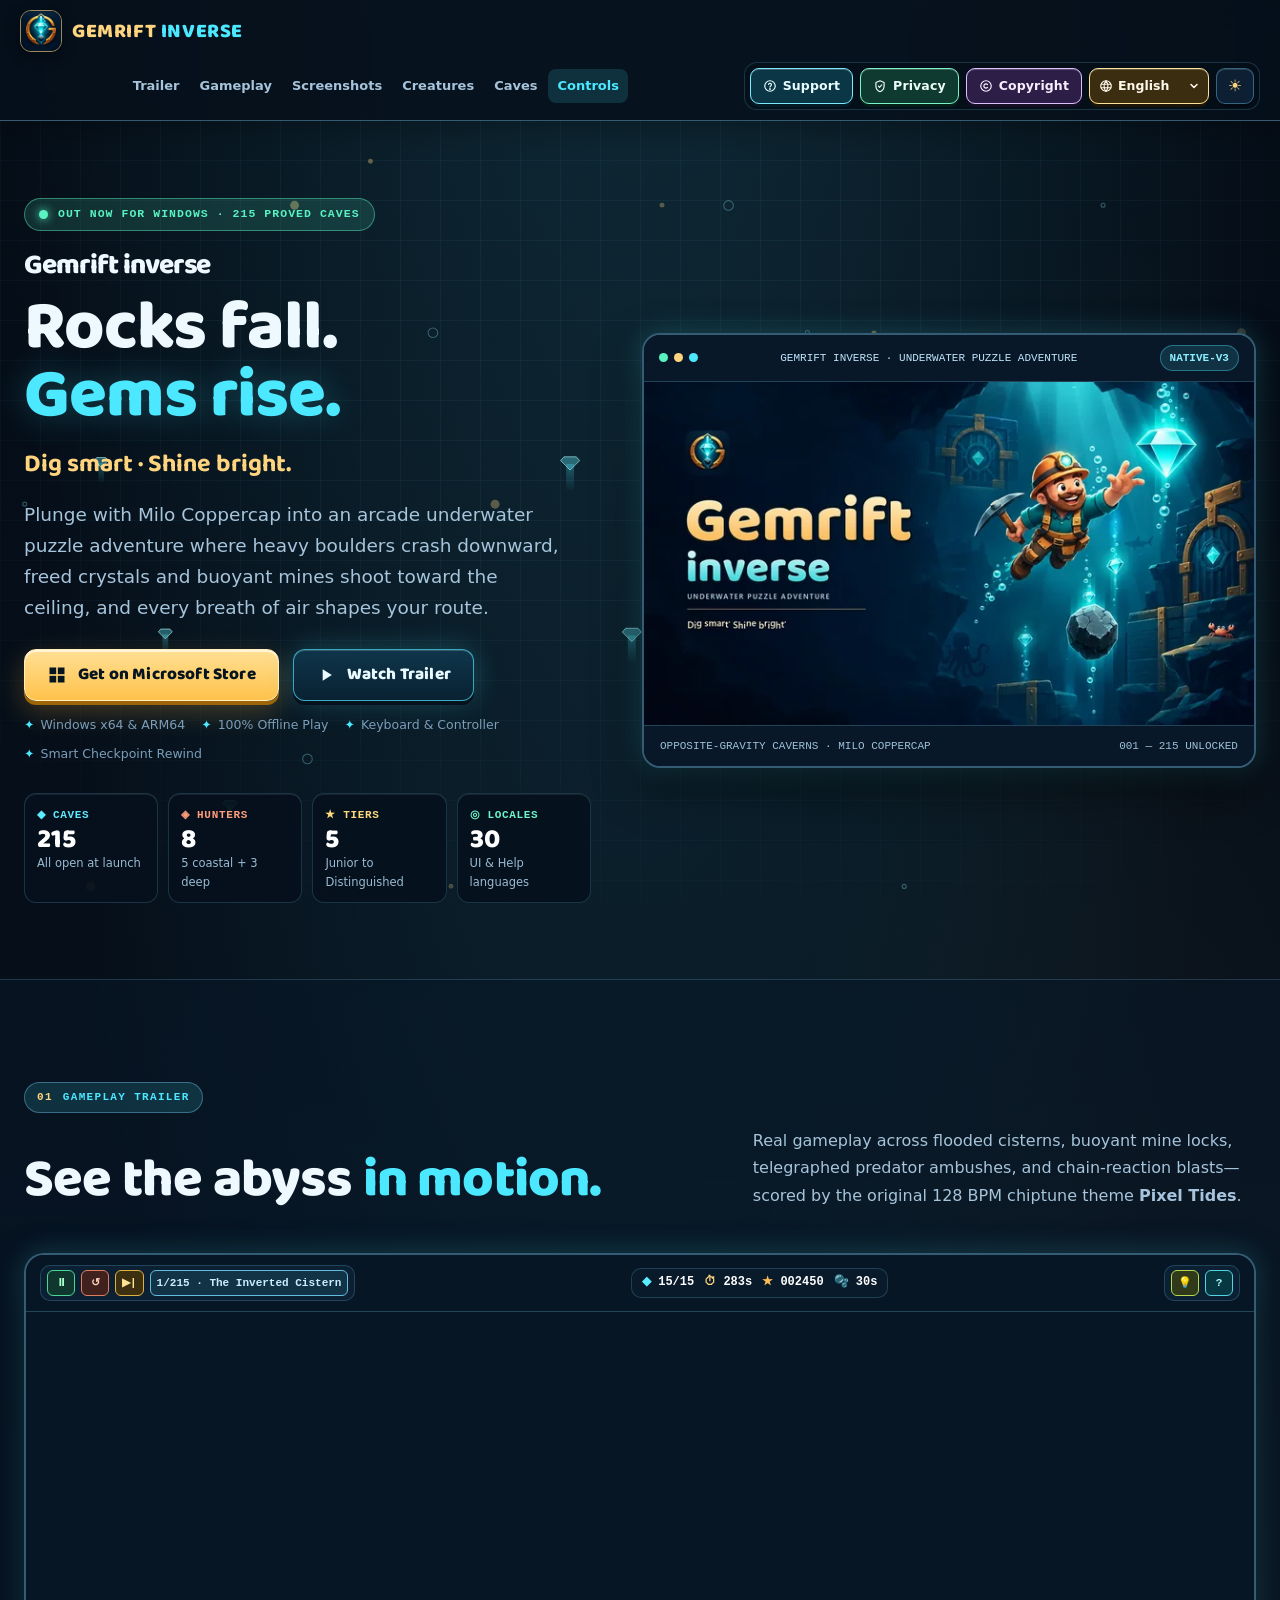
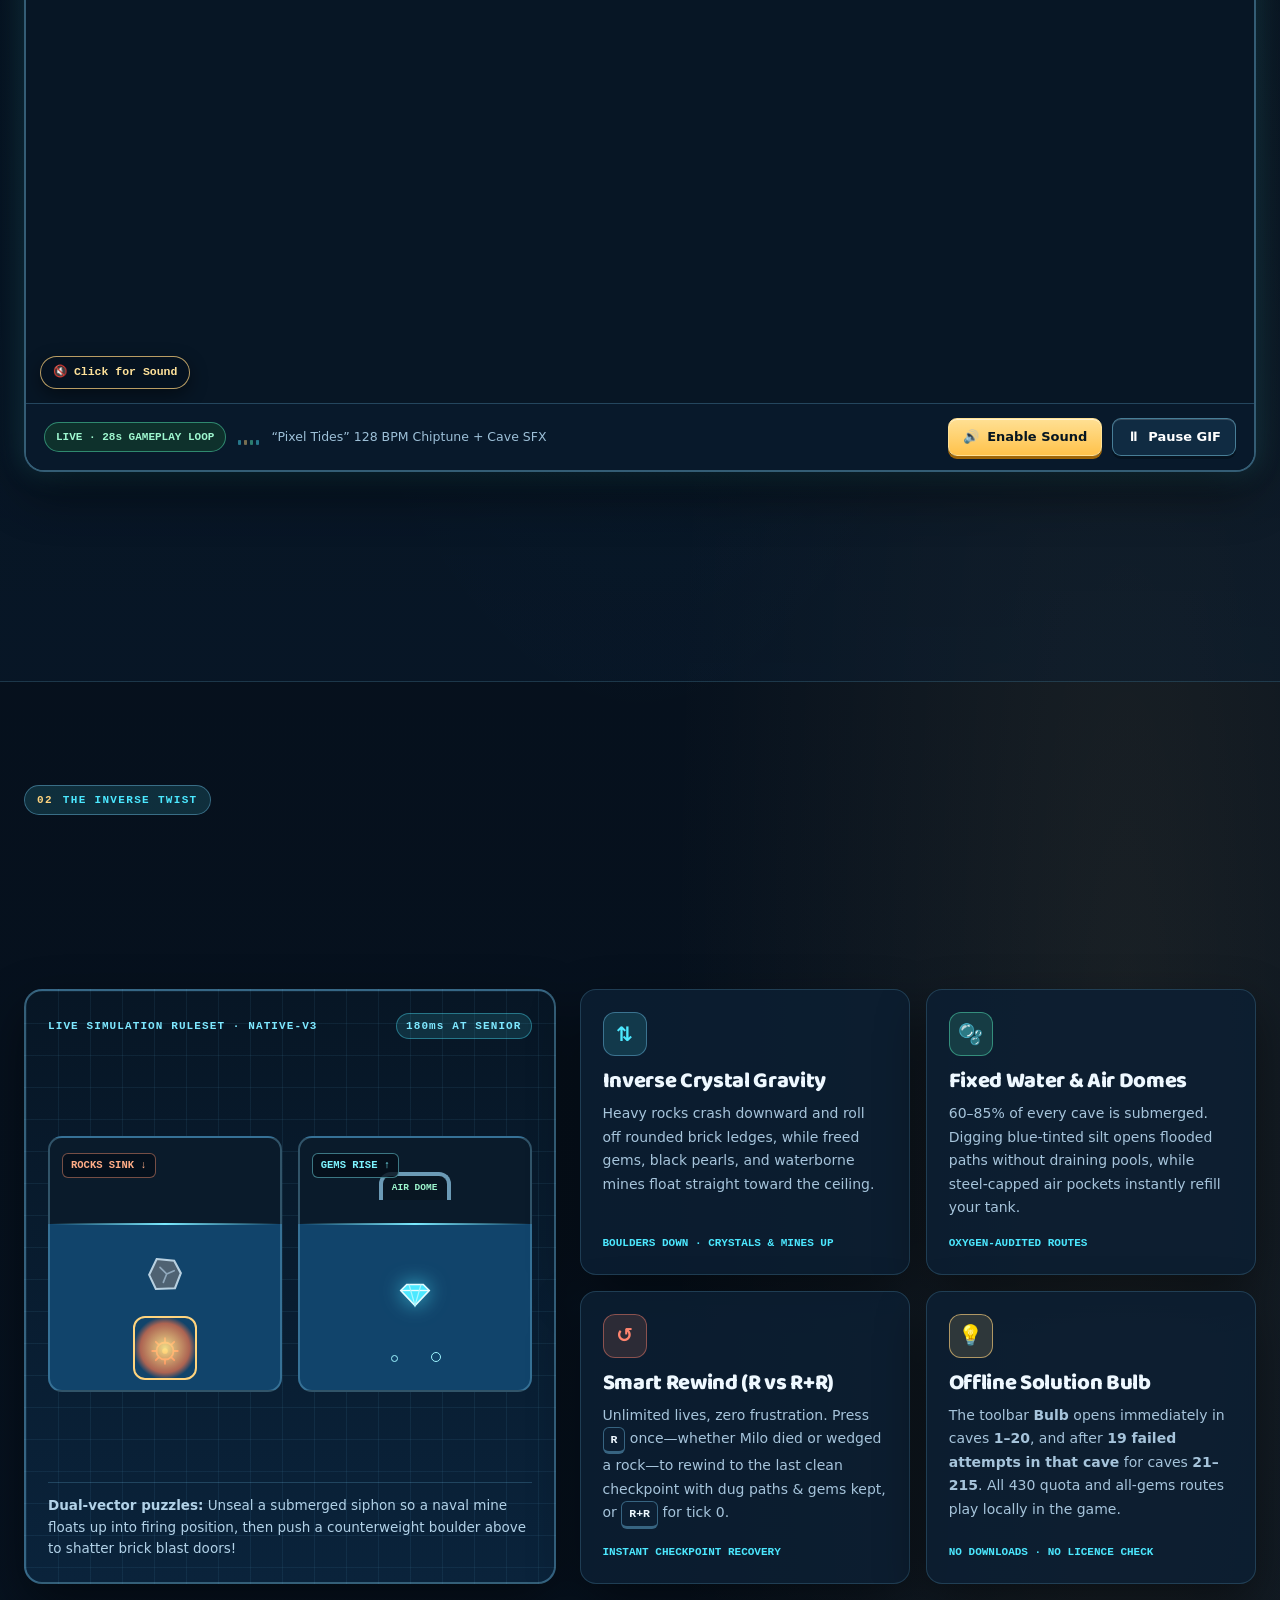
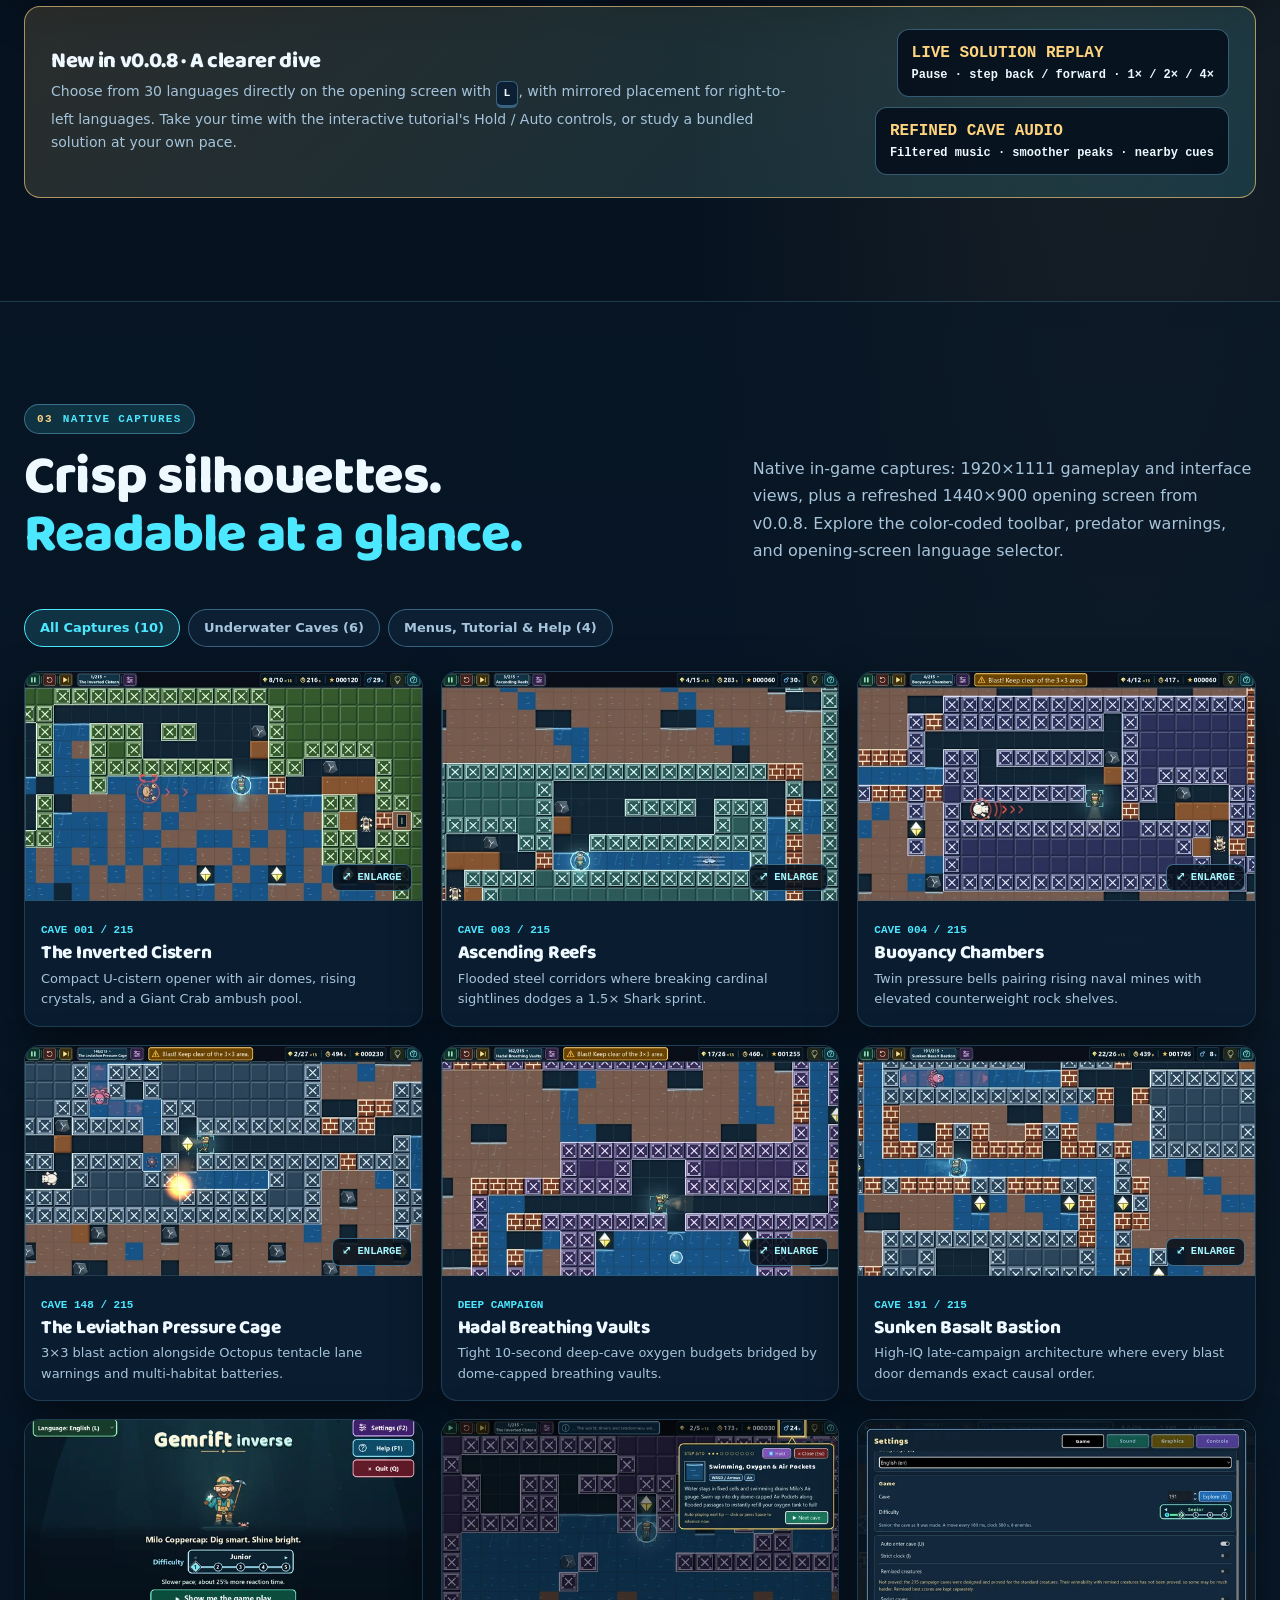
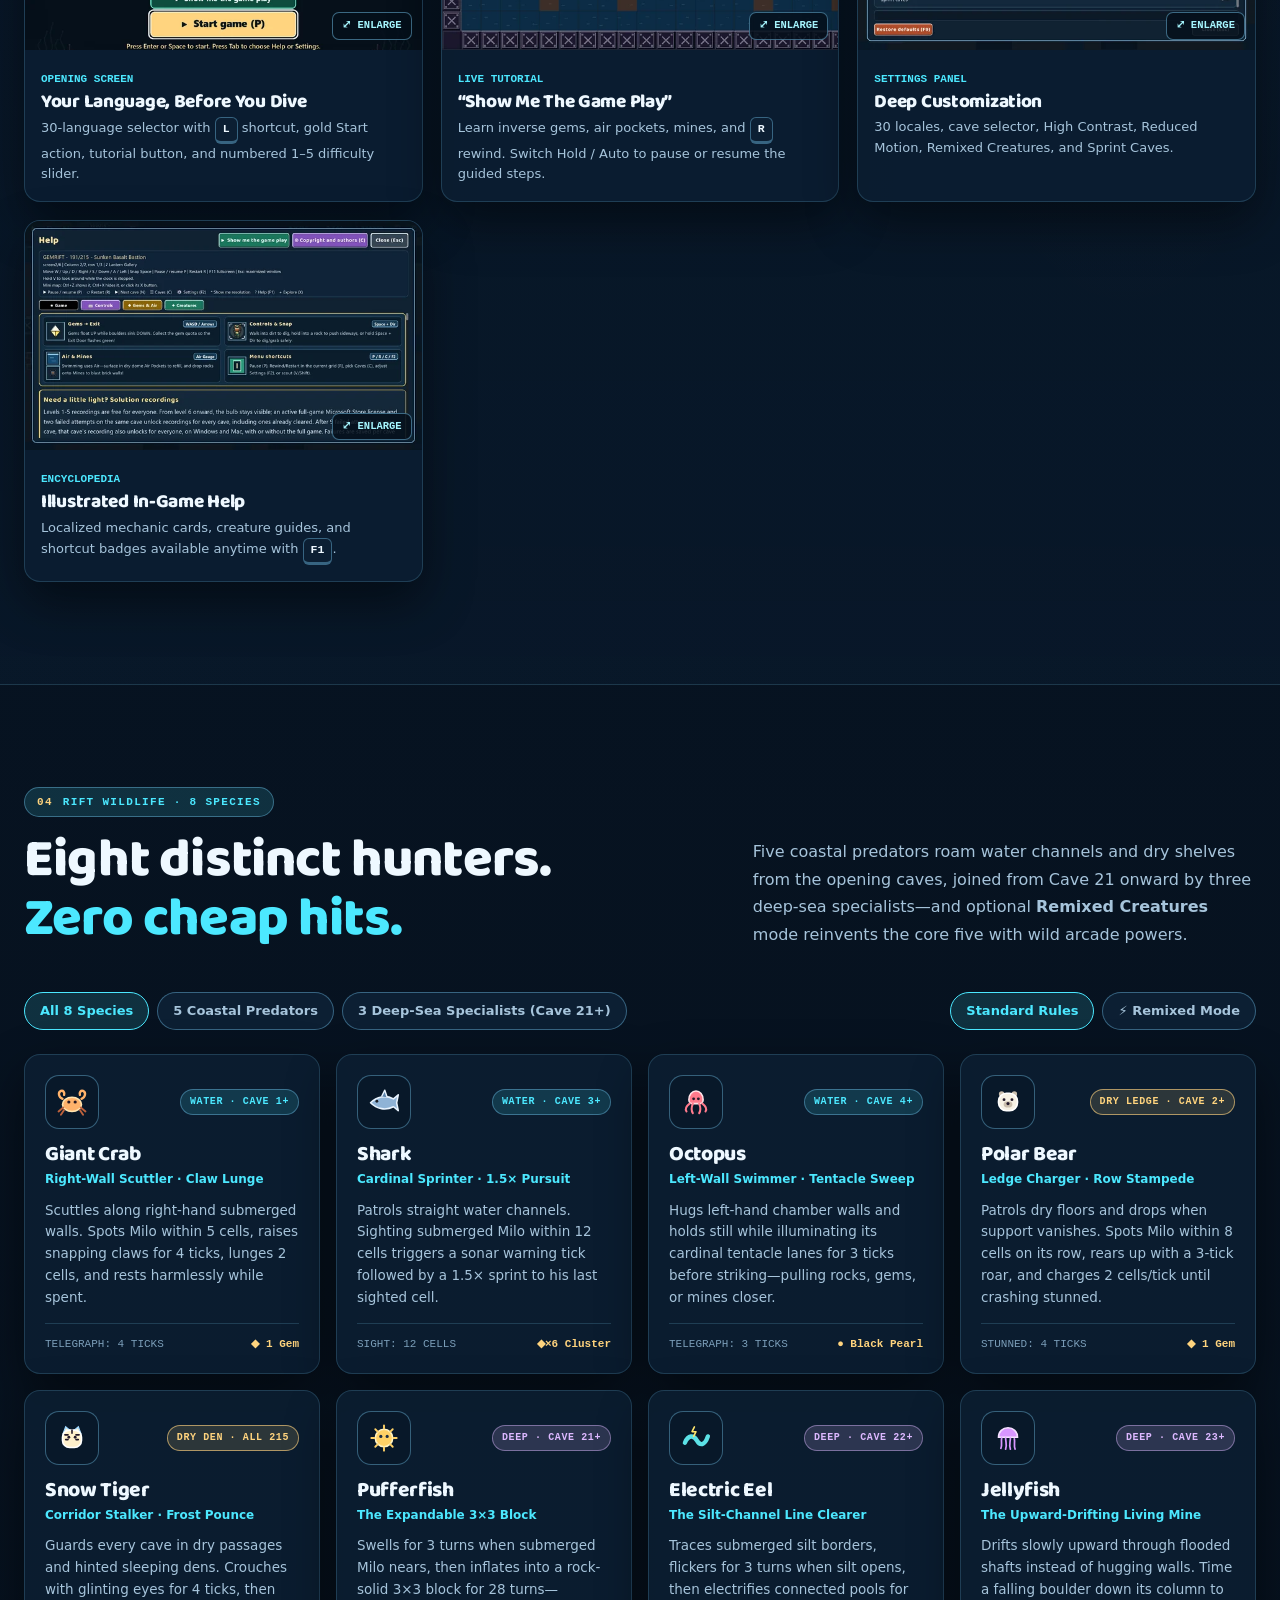
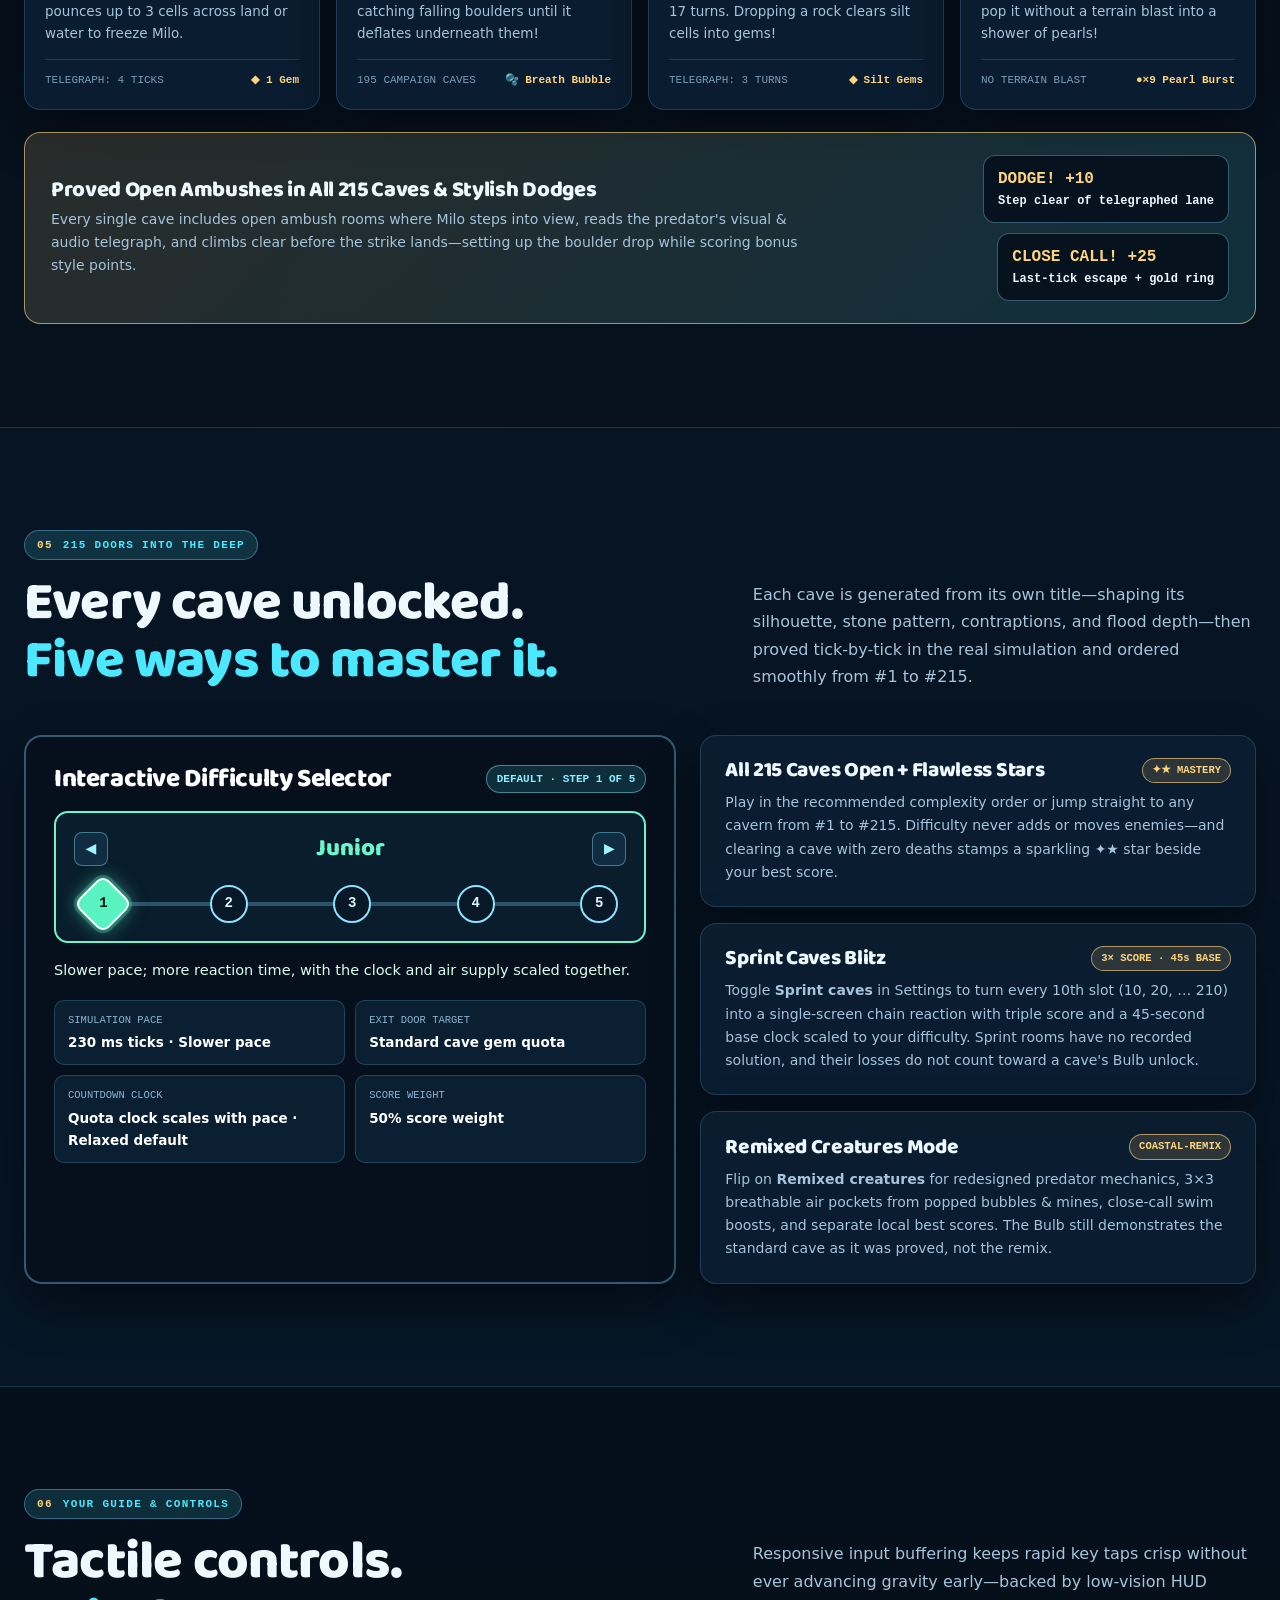
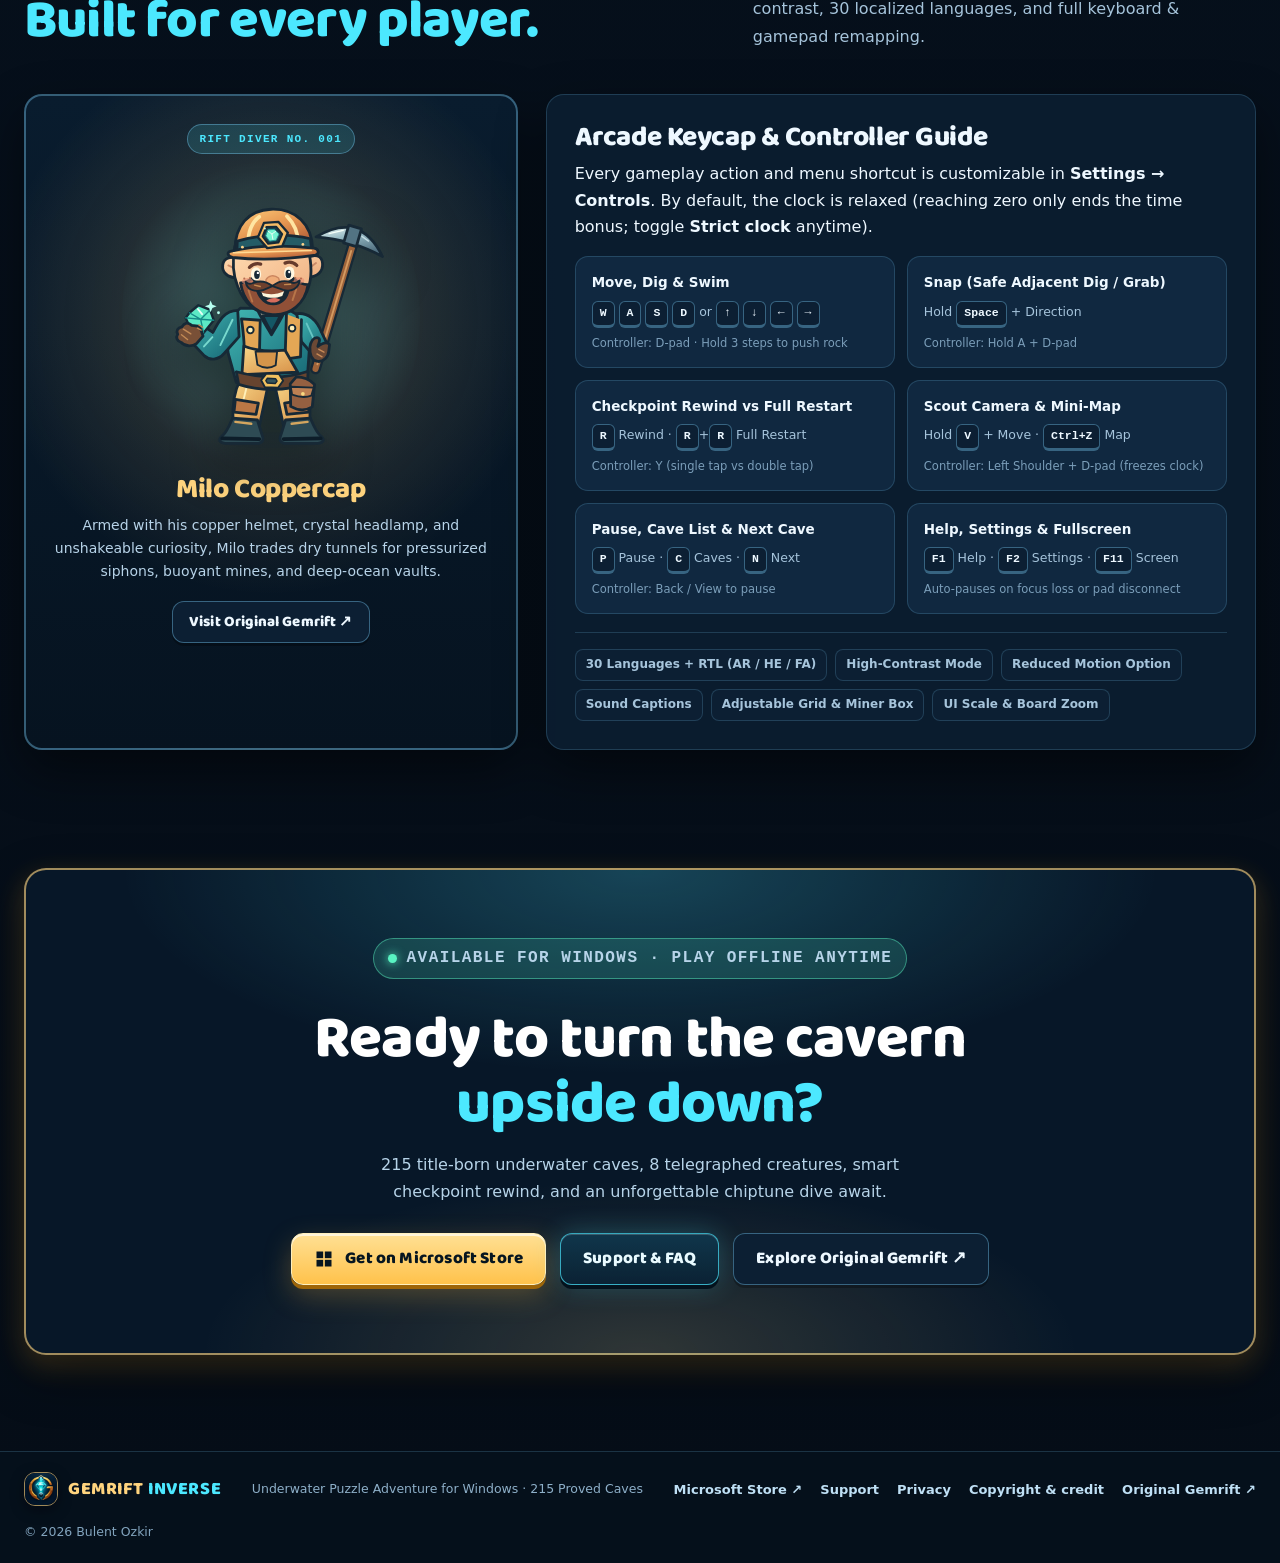
<file: index.html>
<!doctype html>
<html lang="en" data-theme="dark">
  <head>
    <meta charset="UTF-8">
    <meta name="viewport" content="width=device-width, initial-scale=1">
    <meta name="description" content="Play Gemrift inverse, an offline underwater puzzle game for Windows. Explore 215 caves, rising gems, sinking rocks and 8 creatures with Milo Coppercap.">
    <meta name="robots" content="index, follow, max-image-preview:large">
    <meta name="theme-color" content="#07131f">
    <meta property="og:site_name" content="Gemrift inverse">
    <meta property="og:type" content="website">
    <meta property="og:locale" content="en_US">
    <meta property="og:title" content="Gemrift inverse — Underwater Puzzle Game for Windows">
    <meta property="og:description" content="Play Gemrift inverse, an offline underwater puzzle game for Windows. Explore 215 caves, rising gems, sinking rocks and 8 creatures with Milo Coppercap.">
    <meta property="og:url" content="https://bulentozkir.github.io/gemrift-inverse-site/">
    <meta property="og:image" content="https://bulentozkir.github.io/gemrift-inverse-site/static/images/gemrift-inverse-hero.png">
    <meta property="og:image:type" content="image/png">
    <meta property="og:image:width" content="1280">
    <meta property="og:image:height" content="720">
    <meta property="og:image:alt" content="Gemrift inverse official key art featuring Milo Coppercap swimming toward rising cyan diamonds above heavy boulders.">
    <meta name="twitter:card" content="summary_large_image">
    <meta name="twitter:title" content="Gemrift inverse — Underwater Puzzle Game for Windows">
    <meta name="twitter:description" content="Play Gemrift inverse, an offline underwater puzzle game for Windows. Explore 215 caves, rising gems, sinking rocks and 8 creatures with Milo Coppercap.">
    <meta name="twitter:image" content="https://bulentozkir.github.io/gemrift-inverse-site/static/images/gemrift-inverse-hero.png">
    <meta name="twitter:image:alt" content="Gemrift inverse official key art featuring Milo Coppercap swimming toward rising cyan diamonds above heavy boulders.">
    <link rel="canonical" href="https://bulentozkir.github.io/gemrift-inverse-site/">
    <link rel="sitemap" type="application/xml" href="sitemap.xml">
    <link rel="icon" type="image/png" sizes="96x96" href="static/images/gemrift-inverse-icon-96.png">
    <link rel="apple-touch-icon" sizes="180x180" href="static/images/apple-touch-icon.png">
    <link rel="preload" href="static/fonts/Baloo2.woff2" as="font" type="font/woff2" crossorigin>
    <link rel="stylesheet" href="static/css/site.css">
    <title>Gemrift inverse — Underwater Puzzle Game for Windows</title>
    <script type="application/ld+json">
      {
        "@context": "https://schema.org",
        "@graph": [
          {
            "@type": "WebSite",
            "@id": "https://bulentozkir.github.io/gemrift-inverse-site/#website",
            "url": "https://bulentozkir.github.io/gemrift-inverse-site/",
            "name": "Gemrift inverse",
            "inLanguage": "en",
            "publisher": {"@id": "https://bulentozkir.github.io/gemrift-inverse-site/#publisher"}
          },
          {
            "@type": "WebPage",
            "@id": "https://bulentozkir.github.io/gemrift-inverse-site/#webpage",
            "url": "https://bulentozkir.github.io/gemrift-inverse-site/",
            "name": "Gemrift inverse — Underwater Puzzle Game for Windows",
            "description": "Play Gemrift inverse, an offline underwater puzzle game for Windows. Explore 215 caves, rising gems, sinking rocks and 8 creatures with Milo Coppercap.",
            "inLanguage": "en",
            "isPartOf": {"@id": "https://bulentozkir.github.io/gemrift-inverse-site/#website"},
            "mainEntity": {"@id": "https://bulentozkir.github.io/gemrift-inverse-site/#game"},
            "primaryImageOfPage": {"@id": "https://bulentozkir.github.io/gemrift-inverse-site/#key-art"}
          },
          {
            "@type": "VideoGame",
            "@id": "https://bulentozkir.github.io/gemrift-inverse-site/#game",
            "name": "Gemrift inverse",
            "description": "Play Gemrift inverse, an offline underwater puzzle game for Windows. Explore 215 caves, rising gems, sinking rocks and 8 creatures with Milo Coppercap.",
            "url": "https://bulentozkir.github.io/gemrift-inverse-site/",
            "image": {"@id": "https://bulentozkir.github.io/gemrift-inverse-site/#key-art"},
            "genre": ["Puzzle", "Adventure"],
            "gamePlatform": "Windows",
            "operatingSystem": "Windows (x64 and ARM64)",
            "applicationCategory": "GameApplication",
            "author": {"@id": "https://bulentozkir.github.io/gemrift-inverse-site/#publisher"},
            "publisher": {"@id": "https://bulentozkir.github.io/gemrift-inverse-site/#publisher"},
            "mainEntityOfPage": {"@id": "https://bulentozkir.github.io/gemrift-inverse-site/#webpage"},
            "sameAs": "https://apps.microsoft.com/detail/9P50M5F8CHBM",
            "installUrl": "https://apps.microsoft.com/detail/9P50M5F8CHBM",
            "screenshot": [
              "https://bulentozkir.github.io/gemrift-inverse-site/static/images/screenshots/01-gameplay-the-inverted-cistern.webp",
              "https://bulentozkir.github.io/gemrift-inverse-site/static/images/screenshots/07-opening-page.webp"
            ]
          },
          {
            "@type": "Person",
            "@id": "https://bulentozkir.github.io/gemrift-inverse-site/#publisher",
            "name": "Bulent Ozkir"
          },
          {
            "@type": "ImageObject",
            "@id": "https://bulentozkir.github.io/gemrift-inverse-site/#key-art",
            "url": "https://bulentozkir.github.io/gemrift-inverse-site/static/images/gemrift-inverse-hero.png",
            "contentUrl": "https://bulentozkir.github.io/gemrift-inverse-site/static/images/gemrift-inverse-hero.png",
            "width": 1280,
            "height": 720,
            "caption": "Gemrift inverse official key art featuring Milo Coppercap, rising cyan diamonds and sinking boulders."
          }
        ]
      }
    </script>
    <script>
      (() => {
        const params = new URLSearchParams(window.location.search);
        document.documentElement.setAttribute("data-theme", params.get("scoutTheme") === "light" ? "light" : "dark");
        const lang = params.get("lang");
        if (lang) {
          document.documentElement.setAttribute("lang", lang);
          if (lang === "ar" || lang === "he" || lang === "fa") document.documentElement.setAttribute("dir", "rtl");
        }
      })();
    </script>
  </head>
  <body>
    <canvas id="abyss-canvas" aria-hidden="true"></canvas>
    <a class="skip-link" href="#main">Skip to content</a>

    <header class="site-header">
      <div class="header-inner">
        <a class="wordmark" href="#top" aria-label="Gemrift inverse home">
          <img src="static/images/gemrift-inverse-icon-96.png" alt="" width="42" height="42">
          <span><span class="wordmark-gemrift">GEMRIFT</span> <span class="wordmark-inverse">INVERSE</span></span>
        </a>
        <button class="menu-toggle" type="button" aria-expanded="false" aria-controls="primary-nav">
          <span data-i18n="menu">Menu</span>
          <span class="menu-icon" aria-hidden="true"><i></i><i></i></span>
        </button>
        <nav class="primary-nav" id="primary-nav" aria-label="Main navigation">
          <div class="nav-section-links">
            <a href="#trailer" data-i18n="navTrailer">Trailer</a>
            <a href="#gameplay" data-i18n="navGameplay">Gameplay</a>
            <a href="#screenshots" data-i18n="navScreenshots">Screenshots</a>
            <a href="#creatures" data-i18n="navCreatures">Creatures</a>
            <a href="#caves" data-i18n="navCaves">Caves</a>
            <a href="#controls" data-i18n="navControls">Controls</a>
          </div>
          <div class="toolbar-capsule" role="group" aria-label="Site pages, language, and theme">
            <a class="toolbar-btn toolbar-btn-support" href="support.html">
              <svg viewBox="0 0 24 24" aria-hidden="true"><circle cx="12" cy="12" r="9"/><path d="M9.5 9.2a2.6 2.6 0 0 1 5 .8c0 1.8-2.5 2.1-2.5 3.8"/><circle cx="12" cy="17.2" r="0.6" fill="currentColor"/></svg>
              <span data-i18n="btnSupport">Support</span>
            </a>
            <a class="toolbar-btn toolbar-btn-privacy" href="privacy.html">
              <svg viewBox="0 0 24 24" aria-hidden="true"><path d="M12 3 5 6v6c0 4.8 3 8.3 7 9.8 4-1.5 7-5 7-9.8V6l-7-3Z"/><path d="m9.2 12.2 2 2 3.8-4"/></svg>
              <span data-i18n="btnPrivacy">Privacy</span>
            </a>
            <a class="toolbar-btn toolbar-btn-credits" href="copyright.html">
              <svg viewBox="0 0 24 24" aria-hidden="true"><circle cx="12" cy="12" r="9"/><path d="M14.6 9.6a3.6 3.6 0 1 0 0 4.8"/></svg>
              <span data-i18n="btnCredits">Copyright</span>
            </a>
            <div class="toolbar-lang">
              <svg class="toolbar-lang-icon" viewBox="0 0 24 24" aria-hidden="true"><circle cx="12" cy="12" r="9"/><path d="M3.6 9h16.8M3.6 15h16.8M12 3a14 14 0 0 1 0 18M12 3a14 14 0 0 0 0 18"/></svg>
              <select class="toolbar-lang-select" aria-label="Select language" title="Select language"></select>
              <svg class="toolbar-lang-caret" viewBox="0 0 16 16" aria-hidden="true"><path d="m4 6 4 4 4-4"/></svg>
            </div>
            <button class="theme-toggle" type="button" aria-label="Switch to coastal daylight theme" aria-pressed="false" title="Toggle dark and light theme">
              <span data-theme-icon aria-hidden="true">☀</span>
            </button>
          </div>
        </nav>
      </div>
    </header>

    <main id="main">
      <!-- HERO -->
      <section class="hero section-wrap" id="top" aria-labelledby="hero-title">
        <div class="hero-copy">
          <p class="release-pill">
            <span class="status-beacon" aria-hidden="true"></span>
            <span data-i18n="heroPill">Out Now for Windows · 215 Proved Caves</span>
          </p>
          <h1 id="hero-title">
            <span class="hero-game-name">Gemrift inverse</span>
            <span data-i18n="heroLine1">Rocks fall.</span>
            <span class="hero-line-cyan" data-i18n="heroLine2">Gems rise.</span>
          </h1>
          <p class="hero-tagline" data-i18n="heroTagline">Dig smart · Shine bright.</p>
          <p class="hero-lede" data-i18n="heroLede">
            Plunge with Milo Coppercap into an arcade underwater puzzle adventure where heavy boulders crash downward, freed crystals and buoyant mines shoot toward the ceiling, and every breath of air shapes your route.
          </p>
          <div class="hero-actions">
            <a class="button button-store" href="https://apps.microsoft.com/detail/9P50M5F8CHBM?hl=en-us&amp;gl=US&amp;ocid=pdpshare" target="_blank" rel="noopener noreferrer">
              <svg viewBox="0 0 24 24" aria-hidden="true"><rect x="3" y="3" width="8" height="8" fill="currentColor" stroke="none"/><rect x="13" y="3" width="8" height="8" fill="currentColor" stroke="none"/><rect x="3" y="13" width="8" height="8" fill="currentColor" stroke="none"/><rect x="13" y="13" width="8" height="8" fill="currentColor" stroke="none"/></svg>
              <span data-i18n="ctaStore">Get on Microsoft Store</span>
            </a>
            <a class="button button-secondary" href="#trailer">
              <svg viewBox="0 0 24 24" aria-hidden="true"><polygon points="8,5 19,12 8,19" fill="currentColor" stroke="none"/></svg>
              <span data-i18n="ctaTrailer">Watch Trailer</span>
            </a>
          </div>
          <div class="hero-platform-note">
            <span><i>✦</i> Windows x64 &amp; ARM64</span>
            <span><i>✦</i> 100% Offline Play</span>
            <span><i>✦</i> Keyboard &amp; Controller</span>
            <span><i>✦</i> Smart Checkpoint Rewind</span>
          </div>
          <div class="hud-stats" aria-label="Game highlights">
            <div class="hud-stat-box" data-tone="cyan">
              <span class="hud-stat-top" data-i18n="statCaves">◆ Caves</span>
              <strong class="hud-stat-value" data-count="215">215</strong>
              <span class="hud-stat-label" data-i18n="statCavesSub">All open at launch</span>
            </div>
            <div class="hud-stat-box" data-tone="coral">
              <span class="hud-stat-top" data-i18n="statHunters">◈ Hunters</span>
              <strong class="hud-stat-value" data-count="8">8</strong>
              <span class="hud-stat-label" data-i18n="statHuntersSub">5 coastal + 3 deep</span>
            </div>
            <div class="hud-stat-box" data-tone="gold">
              <span class="hud-stat-top" data-i18n="statTiers">★ Tiers</span>
              <strong class="hud-stat-value" data-count="5">5</strong>
              <span class="hud-stat-label" data-i18n="statTiersSub">Junior to Distinguished</span>
            </div>
            <div class="hud-stat-box" data-tone="mint">
              <span class="hud-stat-top" data-i18n="statLocales">◎ Locales</span>
              <strong class="hud-stat-value" data-count="30">30</strong>
              <span class="hud-stat-label" data-i18n="statLocalesSub">UI &amp; Help languages</span>
            </div>
          </div>
        </div>

        <figure class="hero-monitor">
          <div class="monitor-topbar" aria-hidden="true">
            <span class="monitor-dots"><i></i><i></i><i></i></span>
            <span>GEMRIFT INVERSE · UNDERWATER PUZZLE ADVENTURE</span>
            <span class="monitor-chip">NATIVE-V3</span>
          </div>
          <picture>
            <source srcset="static/images/gemrift-inverse-hero-640w.webp 640w, static/images/gemrift-inverse-hero-960w.webp 960w, static/images/gemrift-inverse-hero-1280w.webp 1280w, static/images/gemrift-inverse-hero.webp 1920w" sizes="(max-width: 680px) calc(100vw - 32px), (max-width: 960px) calc(100vw - 48px), (max-width: 1308px) 48vw, 630px" type="image/webp">
            <img src="static/images/gemrift-inverse-hero.png" alt="Gemrift inverse official key art: Milo Coppercap swims through a glowing deep-sea cavern toward rising cyan crystals while heavy boulders sink below." width="1280" height="720" fetchpriority="high" decoding="async">
          </picture>
          <figcaption class="monitor-footer">
            <span>OPPOSITE-GRAVITY CAVERNS · MILO COPPERCAP</span>
            <span>001 — 215 UNLOCKED</span>
          </figcaption>
        </figure>
      </section>

      <!-- ANIMATED GIF TRAILER -->
      <section class="section-block section-block-alt" id="trailer" aria-labelledby="trailer-title">
        <div class="section-wrap">
          <div class="section-kicker"><span class="kicker-num">01</span><span>GAMEPLAY TRAILER</span></div>
          <div class="section-header reveal">
            <h2 id="trailer-title" data-i18n="secTrailerTitle" data-i18n-html>See the abyss <em>in motion.</em></h2>
            <p data-i18n="secTrailerDesc" data-i18n-html>Real gameplay across flooded cisterns, buoyant mine locks, telegraphed predator ambushes, and chain-reaction blasts—scored by the original 128 BPM chiptune theme <strong>Pixel Tides</strong>.</p>
          </div>

          <div class="trailer-cabinet reveal" id="trailer-player">
            <div class="game-hud-bar" aria-hidden="true">
              <div class="hud-capsule-group">
                <span class="hud-mini-key hud-mini-mint">⏸</span>
                <span class="hud-mini-key hud-mini-coral">↺</span>
                <span class="hud-mini-key hud-mini-amber">▶|</span>
                <span class="hud-mini-key hud-mini-sky">1/215 · The Inverted Cistern</span>
              </div>
              <div class="hud-readouts">
                <span class="hud-gem">◆ <b>15/15</b></span>
                <span class="hud-time">⏱ <b>283s</b></span>
                <span class="hud-score">★ <b>002450</b></span>
                <span class="hud-air">🫧 <b>30s</b></span>
              </div>
              <div class="hud-capsule-group">
                <span class="hud-mini-key hud-mini-lime">💡</span>
                <span class="hud-mini-key hud-mini-cyan">?</span>
              </div>
            </div>

            <div class="trailer-stage" id="trailer-stage" role="button" tabindex="0" aria-label="Enable trailer sound" title="Play trailer or toggle sound">
              <img
                id="trailer-media"
                src="static/images/gemrift-inverse-trailer-poster.webp"
                data-gif-src="static/images/gemrift-inverse-trailer.gif"
                data-poster-src="static/images/gemrift-inverse-trailer-poster.webp"
                alt="Animated gameplay trailer of Gemrift inverse showing Milo swimming through flooded caves, dropping boulders onto mines, dodging sea predators, and collecting upward-floating gems."
                width="608"
                height="342"
                loading="lazy"
                decoding="async">
              <span class="trailer-sound-overlay" id="trailer-sound-overlay" aria-hidden="true">🔇 Click for Sound</span>
              <audio id="trailer-audio" src="static/audio/gemrift-inverse-trailer.mp3" loop preload="none"></audio>
            </div>
            <noscript><p class="field-note">JavaScript is disabled. <a href="static/images/gemrift-inverse-trailer.gif">Watch the gameplay trailer as an animated GIF (8.5 MB)</a>.</p></noscript>

            <div class="trailer-controls-bar">
              <div class="trailer-status-group">
                <span class="trailer-state-badge" id="trailer-state-badge">LIVE · 28s GAMEPLAY LOOP</span>
                <span class="chiptune-eq" aria-hidden="true"><i></i><i></i><i></i><i></i></span>
                <span class="chiptune-caption">“Pixel Tides” 128 BPM Chiptune + Cave SFX</span>
              </div>
              <div class="trailer-btn-group">
                <button class="trailer-sound-btn" id="trailer-sound-toggle" type="button" aria-pressed="false">
                  <span data-sound-glyph aria-hidden="true">🔊</span>
                  <span data-sound-label>Enable Sound</span>
                </button>
                <button class="trailer-toggle-btn" id="trailer-toggle" type="button" aria-pressed="false">
                  <span data-toggle-glyph aria-hidden="true">⏸</span>
                  <span data-toggle-label>Pause GIF</span>
                </button>
              </div>
            </div>
          </div>

          <div class="trailer-beats reveal" aria-label="Trailer highlights">
            <div class="trailer-beat is-current">
              <span>01 / OPPOSITE GRAVITY</span>
              <strong>Rocks sink. Gems &amp; mines rise.</strong>
            </div>
            <div class="trailer-beat">
              <span>02 / OXYGEN ROUTING</span>
              <strong>Dive, surface in domes &amp; plan ahead.</strong>
            </div>
            <div class="trailer-beat">
              <span>03 / TELEGRAPHED AI</span>
              <strong>Read every warning &amp; score dodges.</strong>
            </div>
            <div class="trailer-beat">
              <span>04 / 3×3 DEMOLITION</span>
              <strong>Drop boulders onto buoyant mines.</strong>
            </div>
            <div class="trailer-beat">
              <span>05 / PROVED DESIGN</span>
              <strong>215 caves · 430 verified routes.</strong>
            </div>
          </div>
        </div>
      </section>

      <!-- CORE GAMEPLAY & LIVE INVERSE PHYSICS SCHEMATIC -->
      <section class="section-block" id="gameplay" aria-labelledby="gameplay-title">
        <div class="section-wrap">
          <div class="section-kicker"><span class="kicker-num">02</span><span>THE INVERSE TWIST</span></div>
          <div class="section-header reveal">
            <h2 id="gameplay-title" data-i18n="secGameplayTitle" data-i18n-html>Opposite gravity.<br><em>Pure arcade tactics.</em></h2>
            <p data-i18n="secGameplayDesc">Every cave uses deterministic rules, with pace, clock, and air scaled to your difficulty. Water never drains or evaporates—so every silt plug you clear, mine you release, and boulder you drop obeys crystal-clear rules.</p>
          </div>

          <div class="mechanics-layout">
            <aside class="physics-stage reveal" aria-label="Animated diagram comparing downward boulder gravity and upward crystal buoyancy">
              <div class="physics-stage-head">
                <span>LIVE SIMULATION RULESET · NATIVE-V3</span>
                <span class="monitor-chip">180ms AT SENIOR</span>
              </div>

              <div class="physics-shafts" aria-hidden="true">
                <div class="shaft-card shaft-down">
                  <span class="shaft-label" data-i18n="rocksSink">ROCKS SINK ↓</span>
                  <span class="shaft-waterline"></span>
                  <svg class="anim-boulder" viewBox="0 0 48 48">
                    <polygon points="14,6 35,8 43,23 36,41 13,42 5,25" fill="#4f6272" stroke="#b8d0e0" stroke-width="2.5"/>
                    <path d="M18 16 L26 24 L22 34 M26 24 L35 20" stroke="#90a8bc" stroke-width="2" fill="none" stroke-linecap="round"/>
                  </svg>
                  <svg class="anim-mine" viewBox="0 0 48 48">
                    <circle cx="24" cy="24" r="12" fill="#2c3e50" stroke="#ff7a6b" stroke-width="2.5"/>
                    <path d="M24 6v6M24 36v6M6 24h6M36 24h6M11 11l4 4M33 33l4 4M37 11l-4 4M15 33l-4 4" stroke="#ff7a6b" stroke-width="2.5" stroke-linecap="round"/>
                    <circle cx="24" cy="24" r="4" fill="#ffb347"/>
                  </svg>
                  <span class="anim-blast"></span>
                </div>

                <div class="shaft-card shaft-up">
                  <span class="shaft-label" data-i18n="gemsRise">GEMS RISE ↑</span>
                  <span class="shaft-waterline"></span>
                  <div class="air-dome" data-i18n="airDome">AIR DOME</div>
                  <svg class="anim-gem" viewBox="0 0 48 48">
                    <polygon points="13,14 35,14 43,22 24,42 5,22" fill="#4ce8ff" stroke="#e6fcff" stroke-width="2.2"/>
                    <polyline points="5,22 43,22" stroke="#e6fcff" stroke-width="1.8"/>
                    <polyline points="16,14 24,42 32,14" fill="none" stroke="#a8f7ff" stroke-width="1.6"/>
                  </svg>
                  <span class="anim-bubble"></span>
                  <span class="anim-bubble b2"></span>
                </div>
              </div>

              <p class="physics-stage-foot">
                <strong>Dual-vector puzzles:</strong> Unseal a submerged siphon so a naval mine floats up into firing position, then push a counterweight boulder above to shatter brick blast doors!
              </p>
            </aside>

            <div class="mechanics-cards">
              <article class="mechanic-card reveal" data-accent="cyan">
                <span class="mechanic-icon" aria-hidden="true">⇅</span>
                <h3>Inverse Crystal Gravity</h3>
                <p>Heavy rocks crash downward and roll off rounded brick ledges, while freed gems, black pearls, and waterborne mines float straight toward the ceiling.</p>
                <span class="mechanic-tag">BOULDERS DOWN · CRYSTALS &amp; MINES UP</span>
              </article>

              <article class="mechanic-card reveal" data-accent="mint">
                <span class="mechanic-icon" aria-hidden="true">🫧</span>
                <h3>Fixed Water &amp; Air Domes</h3>
                <p>60–85% of every cave is submerged. Digging blue-tinted silt opens flooded paths without draining pools, while steel-capped air pockets instantly refill your tank.</p>
                <span class="mechanic-tag">OXYGEN-AUDITED ROUTES</span>
              </article>

              <article class="mechanic-card reveal" data-accent="coral">
                <span class="mechanic-icon" aria-hidden="true">↺</span>
                <h3>Smart Rewind (R vs R+R)</h3>
                <p>Unlimited lives, zero frustration. Press <kbd>R</kbd> once—whether Milo died or wedged a rock—to rewind to the last clean checkpoint with dug paths &amp; gems kept, or <kbd>R+R</kbd> for tick 0.</p>
                <span class="mechanic-tag">INSTANT CHECKPOINT RECOVERY</span>
              </article>

              <article class="mechanic-card reveal" data-accent="gold">
                <span class="mechanic-icon" aria-hidden="true">💡</span>
                <h3>Offline Solution Bulb</h3>
                <p>The toolbar <strong>Bulb</strong> opens immediately in caves <strong>1–20</strong>, and after <strong>19 failed attempts in that cave</strong> for caves <strong>21–215</strong>. All 430 quota and all-gems routes play locally in the game.</p>
                <span class="mechanic-tag">NO DOWNLOADS · NO LICENCE CHECK</span>
              </article>
            </div>
          </div>

          <div class="dodge-callout reveal" id="updates" aria-labelledby="updates-title">
            <div>
              <h3 id="updates-title">New in v0.0.8 · A clearer dive</h3>
              <p>Choose from 30 languages directly on the opening screen with <kbd>L</kbd>, with mirrored placement for right-to-left languages. Take your time with the interactive tutorial's Hold / Auto controls, or study a bundled solution at your own pace.</p>
            </div>
            <div class="dodge-badges">
              <div class="dodge-badge"><b>LIVE SOLUTION REPLAY</b>Pause · step back / forward · 1× / 2× / 4×</div>
              <div class="dodge-badge"><b>REFINED CAVE AUDIO</b>Filtered music · smoother peaks · nearby cues</div>
            </div>
          </div>
        </div>
      </section>

      <!-- SCREENSHOT GALLERY -->
      <section class="section-block section-block-alt" id="screenshots" aria-labelledby="screenshots-title">
        <div class="section-wrap">
          <div class="section-kicker"><span class="kicker-num">03</span><span>NATIVE CAPTURES</span></div>
          <div class="section-header reveal">
            <h2 id="screenshots-title" data-i18n="secShotsTitle" data-i18n-html>Crisp silhouettes.<br><em>Readable at a glance.</em></h2>
            <p>Native in-game captures: 1920×1111 gameplay and interface views, plus a refreshed 1440×900 opening screen from v0.0.8. Explore the color-coded toolbar, predator warnings, and opening-screen language selector.</p>
          </div>

          <div class="filter-bar reveal">
            <div class="filter-pills" role="group" aria-label="Filter screenshots">
              <button class="filter-pill is-active" type="button" data-shot-filter="all" aria-pressed="true" data-i18n="shotsAll">All Captures (10)</button>
              <button class="filter-pill" type="button" data-shot-filter="gameplay" aria-pressed="false" data-i18n="shotsCaves">Underwater Caves (6)</button>
              <button class="filter-pill" type="button" data-shot-filter="interface" aria-pressed="false" data-i18n="shotsUi">Menus, Tutorial &amp; Help (4)</button>
            </div>
          </div>

          <div class="shots-grid">
            <figure class="shot-card reveal" data-shot-cat="gameplay" data-title="Cave 1/215 — The Inverted Cistern" data-desc="Bespoke U-cistern opening cave introducing submerged silt, upward-floating gems, and your first Giant Crab counterweight trap.">
              <a class="shot-trigger" href="static/images/screenshots/01-gameplay-the-inverted-cistern.webp" aria-label="Enlarge screenshot: Cave 1 The Inverted Cistern">
                <img src="static/images/screenshots/01-gameplay-the-inverted-cistern.webp" srcset="static/images/screenshots/01-gameplay-the-inverted-cistern-640w.webp 640w, static/images/screenshots/01-gameplay-the-inverted-cistern-1280w.webp 1280w, static/images/screenshots/01-gameplay-the-inverted-cistern.webp 1920w" sizes="(max-width: 680px) calc(100vw - 32px), (max-width: 1120px) calc(50vw - 33px), (max-width: 1308px) calc(33.333vw - 28px), 408px" alt="Gameplay in Cave 1 The Inverted Cistern showing Milo, flooded channels, gems, and the color-coded top toolbar." width="1920" height="1111" loading="lazy" decoding="async">
                <span class="shot-zoom-badge">⤢ ENLARGE</span>
              </a>
              <figcaption class="shot-meta">
                <span class="shot-rank">CAVE 001 / 215</span>
                <h3>The Inverted Cistern</h3>
                <p>Compact U-cistern opener with air domes, rising crystals, and a Giant Crab ambush pool.</p>
              </figcaption>
            </figure>

            <figure class="shot-card reveal" data-shot-cat="gameplay" data-title="Cave 3/215 — Ascending Reefs" data-desc="Bottom-up reef ascent where Milo swims with an oxygen ring while a Shark charges along a flooded steel channel.">
              <a class="shot-trigger" href="static/images/screenshots/02-gameplay-ascending-reefs.webp" aria-label="Enlarge screenshot: Cave 3 Ascending Reefs">
                <img src="static/images/screenshots/02-gameplay-ascending-reefs.webp" srcset="static/images/screenshots/02-gameplay-ascending-reefs-640w.webp 640w, static/images/screenshots/02-gameplay-ascending-reefs-1280w.webp 1280w, static/images/screenshots/02-gameplay-ascending-reefs.webp 1920w" sizes="(max-width: 680px) calc(100vw - 32px), (max-width: 1120px) calc(50vw - 33px), (max-width: 1308px) calc(33.333vw - 28px), 408px" alt="Gameplay in Cave 3 Ascending Reefs with Milo swimming past brick blast locks as a Shark charges through water." width="1920" height="1111" loading="lazy" decoding="async">
                <span class="shot-zoom-badge">⤢ ENLARGE</span>
              </a>
              <figcaption class="shot-meta">
                <span class="shot-rank">CAVE 003 / 215</span>
                <h3>Ascending Reefs</h3>
                <p>Flooded steel corridors where breaking cardinal sightlines dodges a 1.5× Shark sprint.</p>
              </figcaption>
            </figure>

            <figure class="shot-card reveal" data-shot-cat="gameplay" data-title="Cave 4/215 — Buoyancy Chambers" data-desc="Twin buoyancy bells combining dry counterweight shelves, submerged naval mines, and dry-ledge Polar Bear patrols.">
              <a class="shot-trigger" href="static/images/screenshots/03-gameplay-buoyancy-chambers.webp" aria-label="Enlarge screenshot: Cave 4 Buoyancy Chambers">
                <img src="static/images/screenshots/03-gameplay-buoyancy-chambers.webp" srcset="static/images/screenshots/03-gameplay-buoyancy-chambers-640w.webp 640w, static/images/screenshots/03-gameplay-buoyancy-chambers-1280w.webp 1280w, static/images/screenshots/03-gameplay-buoyancy-chambers.webp 1920w" sizes="(max-width: 680px) calc(100vw - 32px), (max-width: 1120px) calc(50vw - 33px), (max-width: 1308px) calc(33.333vw - 28px), 408px" alt="Gameplay in Cave 4 Buoyancy Chambers featuring twin flooded bell chambers and counterweight boulders." width="1920" height="1111" loading="lazy" decoding="async">
                <span class="shot-zoom-badge">⤢ ENLARGE</span>
              </a>
              <figcaption class="shot-meta">
                <span class="shot-rank">CAVE 004 / 215</span>
                <h3>Buoyancy Chambers</h3>
                <p>Twin pressure bells pairing rising naval mines with elevated counterweight rock shelves.</p>
              </figcaption>
            </figure>

            <figure class="shot-card reveal" data-shot-cat="gameplay" data-title="Cave 148/215 — The Leviathan Pressure Cage" data-desc="Live 3×3 mine detonation below Milo while an Octopus illuminates its pink tentacle warning lanes and a Polar Bear patrols the left shelf.">
              <a class="shot-trigger" href="static/images/screenshots/04-gameplay-the-leviathan-pressure-cage.webp" aria-label="Enlarge screenshot: Cave 148 The Leviathan Pressure Cage">
                <img src="static/images/screenshots/04-gameplay-the-leviathan-pressure-cage.webp" srcset="static/images/screenshots/04-gameplay-the-leviathan-pressure-cage-640w.webp 640w, static/images/screenshots/04-gameplay-the-leviathan-pressure-cage-1280w.webp 1280w, static/images/screenshots/04-gameplay-the-leviathan-pressure-cage.webp 1920w" sizes="(max-width: 680px) calc(100vw - 32px), (max-width: 1120px) calc(50vw - 33px), (max-width: 1308px) calc(33.333vw - 28px), 408px" alt="Gameplay in Cave 148 The Leviathan Pressure Cage showing a 3x3 explosion, Octopus tentacle warning lanes, and a Polar Bear." width="1920" height="1111" loading="lazy" decoding="async">
                <span class="shot-zoom-badge">⤢ ENLARGE</span>
              </a>
              <figcaption class="shot-meta">
                <span class="shot-rank">CAVE 148 / 215</span>
                <h3>The Leviathan Pressure Cage</h3>
                <p>3×3 blast action alongside Octopus tentacle lane warnings and multi-habitat batteries.</p>
              </figcaption>
            </figure>

            <figure class="shot-card reveal" data-shot-cat="gameplay" data-title="Cave 162/215 — Hadal Breathing Vaults" data-desc="Deep-cavern oxygen routing across dome-capped air pockets, siphon relays, and multi-pin boulder locks.">
              <a class="shot-trigger" href="static/images/screenshots/05-gameplay-hadal-breathing-vaults.webp" aria-label="Enlarge screenshot: Hadal Breathing Vaults">
                <img src="static/images/screenshots/05-gameplay-hadal-breathing-vaults.webp" srcset="static/images/screenshots/05-gameplay-hadal-breathing-vaults-640w.webp 640w, static/images/screenshots/05-gameplay-hadal-breathing-vaults-1280w.webp 1280w, static/images/screenshots/05-gameplay-hadal-breathing-vaults.webp 1920w" sizes="(max-width: 680px) calc(100vw - 32px), (max-width: 1120px) calc(50vw - 33px), (max-width: 1308px) calc(33.333vw - 28px), 408px" alt="Gameplay in Hadal Breathing Vaults with deep flooded vaults, air pockets, and multi-stage boulder contraptions." width="1920" height="1111" loading="lazy" decoding="async">
                <span class="shot-zoom-badge">⤢ ENLARGE</span>
              </a>
              <figcaption class="shot-meta">
                <span class="shot-rank">DEEP CAMPAIGN</span>
                <h3>Hadal Breathing Vaults</h3>
                <p>Tight 10-second deep-cave oxygen budgets bridged by dome-capped breathing vaults.</p>
              </figcaption>
            </figure>

            <figure class="shot-card reveal" data-shot-cat="gameplay" data-title="Cave 191/215 — Sunken Basalt Bastion" data-desc="Late-game ecosystem stronghold combining coastal hunters, deep-sea creatures, and multi-step blast doors.">
              <a class="shot-trigger" href="static/images/screenshots/06-gameplay-sunken-basalt-bastion.webp" aria-label="Enlarge screenshot: Sunken Basalt Bastion">
                <img src="static/images/screenshots/06-gameplay-sunken-basalt-bastion.webp" srcset="static/images/screenshots/06-gameplay-sunken-basalt-bastion-640w.webp 640w, static/images/screenshots/06-gameplay-sunken-basalt-bastion-1280w.webp 1280w, static/images/screenshots/06-gameplay-sunken-basalt-bastion.webp 1920w" sizes="(max-width: 680px) calc(100vw - 32px), (max-width: 1120px) calc(50vw - 33px), (max-width: 1308px) calc(33.333vw - 28px), 408px" alt="Gameplay in Sunken Basalt Bastion showing dense basalt steel architecture, gems, and submerged puzzle shafts." width="1920" height="1111" loading="lazy" decoding="async">
                <span class="shot-zoom-badge">⤢ ENLARGE</span>
              </a>
              <figcaption class="shot-meta">
                <span class="shot-rank">CAVE 191 / 215</span>
                <h3>Sunken Basalt Bastion</h3>
                <p>High-IQ late-campaign architecture where every blast door demands exact causal order.</p>
              </figcaption>
            </figure>

            <figure class="shot-card reveal" data-shot-cat="interface" data-title="Opening Screen — 30 Languages &amp; Accessible Difficulty" data-desc="The v0.0.8 opening screen: choose a language with L, start on Junior by default, or launch Show me the game play. The language selector mirrors to the right in RTL languages.">
              <a class="shot-trigger" href="static/images/screenshots/07-opening-page.webp" aria-label="Enlarge screenshot: Opening Screen">
                <img src="static/images/screenshots/07-opening-page.webp" srcset="static/images/screenshots/07-opening-page-640w.webp 640w, static/images/screenshots/07-opening-page-1280w.webp 1280w, static/images/screenshots/07-opening-page.webp 1440w" sizes="(max-width: 680px) calc(100vw - 32px), (max-width: 1120px) calc(50vw - 33px), (max-width: 1308px) calc(33.333vw - 28px), 408px" alt="Gemrift inverse v0.0.8 opening screen with a top-left Language selector and L shortcut, Milo Coppercap, tutorial and Start game buttons, and Junior selected on the numbered difficulty slider." width="1440" height="900" loading="lazy" decoding="async">
                <span class="shot-zoom-badge">⤢ ENLARGE</span>
              </a>
              <figcaption class="shot-meta">
                <span class="shot-rank">OPENING SCREEN</span>
                <h3>Your Language, Before You Dive</h3>
                <p>30-language selector with <kbd>L</kbd> shortcut, gold Start action, tutorial button, and numbered 1–5 difficulty slider.</p>
              </figcaption>
            </figure>

            <figure class="shot-card reveal" data-shot-cat="interface" data-title="Interactive Tutorial — Show Me How To Play" data-desc="Self-contained playable tutorial cave with live keycaps, HUD callouts, Snap digging, mine blasts, and checkpoint rewind.">
              <a class="shot-trigger" href="static/images/screenshots/10-how-to-play-page.webp" aria-label="Enlarge screenshot: Interactive How to Play Tutorial">
                <img src="static/images/screenshots/10-how-to-play-page.webp" srcset="static/images/screenshots/10-how-to-play-page-640w.webp 640w, static/images/screenshots/10-how-to-play-page-1280w.webp 1280w, static/images/screenshots/10-how-to-play-page.webp 1920w" sizes="(max-width: 680px) calc(100vw - 32px), (max-width: 1120px) calc(50vw - 33px), (max-width: 1308px) calc(33.333vw - 28px), 408px" alt="Interactive Show me the game play tutorial demonstrating movement, Snap digging, air pockets, and HUD callouts." width="1920" height="1111" loading="lazy" decoding="async">
                <span class="shot-zoom-badge">⤢ ENLARGE</span>
              </a>
              <figcaption class="shot-meta">
                <span class="shot-rank">LIVE TUTORIAL</span>
                <h3>“Show Me The Game Play”</h3>
                <p>Learn inverse gems, air pockets, mines, and <kbd>R</kbd> rewind. Switch Hold / Auto to pause or resume the guided steps.</p>
              </figcaption>
            </figure>

            <figure class="shot-card reveal" data-shot-cat="interface" data-title="Settings — 30 Languages, Remixed Creatures &amp; Sprint Caves" data-desc="Switch across 30 UI languages, pick any cave 1–215, adjust the 1–5 slider, or toggle Strict Clock, Remixed Creatures, and Sprint Caves.">
              <a class="shot-trigger" href="static/images/screenshots/08-settings-page.webp" aria-label="Enlarge screenshot: Settings Screen">
                <img src="static/images/screenshots/08-settings-page.webp" srcset="static/images/screenshots/08-settings-page-640w.webp 640w, static/images/screenshots/08-settings-page-1280w.webp 1280w, static/images/screenshots/08-settings-page.webp 1920w" sizes="(max-width: 680px) calc(100vw - 32px), (max-width: 1120px) calc(50vw - 33px), (max-width: 1308px) calc(33.333vw - 28px), 408px" alt="Gemrift inverse Settings screen showing 30-language selector, cave jumper, difficulty slider, Remixed creatures, and Sprint caves toggles." width="1920" height="1111" loading="lazy" decoding="async">
                <span class="shot-zoom-badge">⤢ ENLARGE</span>
              </a>
              <figcaption class="shot-meta">
                <span class="shot-rank">SETTINGS PANEL</span>
                <h3>Deep Customization</h3>
                <p>30 locales, cave selector, High Contrast, Reduced Motion, Remixed Creatures, and Sprint Caves.</p>
              </figcaption>
            </figure>

            <figure class="shot-card reveal" data-shot-cat="interface" data-title="Illustrated Help &amp; Creature Encyclopedia" data-desc="In-game quick reference with custom icons for every terrain tile, coastal predator, deep-sea specialist, and keyboard shortcut.">
              <a class="shot-trigger" href="static/images/screenshots/09-help-page.webp" aria-label="Enlarge screenshot: Illustrated Help Panel">
                <img src="static/images/screenshots/09-help-page.webp" srcset="static/images/screenshots/09-help-page-640w.webp 640w, static/images/screenshots/09-help-page-1280w.webp 1280w, static/images/screenshots/09-help-page.webp 1920w" sizes="(max-width: 680px) calc(100vw - 32px), (max-width: 1120px) calc(50vw - 33px), (max-width: 1308px) calc(33.333vw - 28px), 408px" alt="Gemrift inverse Help screen showing illustrated guides for Gems, Controls &amp; Snap, Air &amp; Mines, and Menu shortcuts." width="1920" height="1111" loading="lazy" decoding="async">
                <span class="shot-zoom-badge">⤢ ENLARGE</span>
              </a>
              <figcaption class="shot-meta">
                <span class="shot-rank">ENCYCLOPEDIA</span>
                <h3>Illustrated In-Game Help</h3>
                <p>Localized mechanic cards, creature guides, and shortcut badges available anytime with <kbd>F1</kbd>.</p>
              </figcaption>
            </figure>
          </div>
        </div>
      </section>

      <!-- 8-CREATURE BESTIARY -->
      <section class="section-block" id="creatures" aria-labelledby="creatures-title">
        <div class="section-wrap">
          <div class="section-kicker"><span class="kicker-num">04</span><span>RIFT WILDLIFE · 8 SPECIES</span></div>
          <div class="section-header reveal">
            <h2 id="creatures-title" data-i18n="secCreaturesTitle" data-i18n-html>Eight distinct hunters.<br><em>Zero cheap hits.</em></h2>
            <p>Five coastal predators roam water channels and dry shelves from the opening caves, joined from Cave 21 onward by three deep-sea specialists—and optional <strong>Remixed Creatures</strong> mode reinvents the core five with wild arcade powers.</p>
          </div>

          <div class="filter-bar reveal">
            <div class="filter-pills" role="group" aria-label="Filter creatures by habitat">
              <button class="filter-pill is-active" type="button" data-creature-filter="all" aria-pressed="true" data-i18n="filterAll8">All 8 Species</button>
              <button class="filter-pill" type="button" data-creature-filter="coastal" aria-pressed="false" data-i18n="filterCoastal5">5 Coastal Predators</button>
              <button class="filter-pill" type="button" data-creature-filter="deep" aria-pressed="false" data-i18n="filterDeep3">3 Deep-Sea Specialists (Cave 21+)</button>
            </div>
            <div class="filter-pills" role="group" aria-label="Toggle Standard vs Remixed creature rules">
              <button class="filter-pill is-active" type="button" data-creature-mode="coastal" aria-pressed="true" data-i18n="modeStandard">Standard Rules</button>
              <button class="filter-pill filter-pill-remix" type="button" data-creature-mode="remix" aria-pressed="false" data-i18n="modeRemix">⚡ Remixed Mode</button>
            </div>
          </div>

          <div class="creature-grid" id="creature-grid" data-mode="coastal">
            <!-- 1. Giant Crab -->
            <article class="creature-card reveal" data-group="coastal" data-has-remix="true">
              <div class="creature-top">
                <span class="creature-avatar" aria-hidden="true">
                  <svg viewBox="0 0 48 48" fill="none">
                    <ellipse cx="24" cy="27" rx="12" ry="9" fill="#ffb26b" stroke="#ffe4b0" stroke-width="2"/>
                    <path d="M12 20c-5-2-6-8-2-10 3-1 5 2 4 5m22 5c5-2 6-8 2-10-3-1-5 2-4 5" stroke="#ffb26b" stroke-width="3" stroke-linecap="round"/>
                    <path d="M13 31 7 36m7-2-4 6m25-9 6 5m-7-2 4 6" stroke="#bd623d" stroke-width="2.4" stroke-linecap="round"/>
                    <circle cx="20" cy="24" r="2" fill="#291923"/><circle cx="28" cy="24" r="2" fill="#291923"/>
                  </svg>
                </span>
                <span class="habitat-pill habitat-water">WATER · CAVE 1+</span>
              </div>
              <h3>Giant Crab</h3>
              <div class="creature-role">Right-Wall Scuttler · Claw Lunge</div>
              <p class="creature-desc-coastal">Scuttles along right-hand submerged walls. Spots Milo within 5 cells, raises snapping claws for 4 ticks, lunges 2 cells, and rests harmlessly while spent.</p>
              <p class="creature-desc-remix"><strong>Remix — The Grid Locker:</strong> Fuses loose boulders in place or shoves them horizontally! Trap it in a 1×1 tunnel and push a rock sideways for a 3×3 Dirt Diamond Cage.</p>
              <div class="creature-loot"><span>TELEGRAPH: 4 TICKS</span><strong>◆ 1 Gem</strong></div>
            </article>

            <!-- 2. Shark -->
            <article class="creature-card reveal" data-group="coastal" data-has-remix="true">
              <div class="creature-top">
                <span class="creature-avatar" aria-hidden="true">
                  <svg viewBox="0 0 48 48" fill="none">
                    <path d="M7 25c8-8 19-10 29-5l6-5-2 10 2 10-6-5c-10 5-21 3-29-5Z" fill="#8fb3d6" stroke="#e9f4ff" stroke-width="2" stroke-linejoin="round"/>
                    <path d="M21 17 25 9l3 9" fill="#5a82ab" stroke="#e9f4ff" stroke-width="1.8" stroke-linejoin="round"/>
                    <circle cx="15" cy="23" r="1.8" fill="#1b1d24"/>
                  </svg>
                </span>
                <span class="habitat-pill habitat-water">WATER · CAVE 3+</span>
              </div>
              <h3>Shark</h3>
              <div class="creature-role">Cardinal Sprinter · 1.5× Pursuit</div>
              <p class="creature-desc-coastal">Patrols straight water channels. Sighting submerged Milo within 12 cells triggers a sonar warning tick followed by a 1.5× sprint to his last sighted cell.</p>
              <p class="creature-desc-remix"><strong>Remix — The Scent Tracker:</strong> Hunts Milo's 10s digging sediment trail at double speed! Dropping a boulder bursts it into Chum that lures other enemies for 15s.</p>
              <div class="creature-loot"><span>SIGHT: 12 CELLS</span><strong>◆×6 Cluster</strong></div>
            </article>

            <!-- 3. Octopus -->
            <article class="creature-card reveal" data-group="coastal" data-has-remix="true">
              <div class="creature-top">
                <span class="creature-avatar" aria-hidden="true">
                  <svg viewBox="0 0 48 48" fill="none">
                    <path d="M15 21c0-6 4-11 9-11s9 5 9 11c0 3-2 5-4 5H19c-2 0-4-2-4-5Z" fill="#ff7a8c" stroke="#ffe3e8" stroke-width="2"/>
                    <path d="M16 26c-4 3-6 7-4 10m8-10c-2 5-2 9 0 12m8-12c2 5 2 9 0 12m4-12c4 3 6 7 4 10" stroke="#ff7a8c" stroke-width="2.6" stroke-linecap="round"/>
                    <circle cx="21" cy="20" r="1.8" fill="#241a2b"/><circle cx="27" cy="20" r="1.8" fill="#241a2b"/>
                  </svg>
                </span>
                <span class="habitat-pill habitat-water">WATER · CAVE 4+</span>
              </div>
              <h3>Octopus</h3>
              <div class="creature-role">Left-Wall Swimmer · Tentacle Sweep</div>
              <p class="creature-desc-coastal">Hugs left-hand chamber walls and holds still while illuminating its cardinal tentacle lanes for 3 ticks before striking—pulling rocks, gems, or mines closer.</p>
              <p class="creature-desc-remix"><strong>Remix — Camouflage Mimic:</strong> Disguises as a pulsing diamond or rock! Trick it into revealing itself, step back, and drop a boulder for a 3-item Roulette Drop.</p>
              <div class="creature-loot"><span>TELEGRAPH: 3 TICKS</span><strong>● Black Pearl</strong></div>
            </article>

            <!-- 4. Polar Bear -->
            <article class="creature-card reveal" data-group="coastal" data-has-remix="true">
              <div class="creature-top">
                <span class="creature-avatar" aria-hidden="true">
                  <svg viewBox="0 0 48 48" fill="none">
                    <circle cx="16" cy="14" r="3.5" fill="#cbbfae"/><circle cx="32" cy="14" r="3.5" fill="#cbbfae"/>
                    <rect x="12" y="13" width="24" height="22" rx="10" fill="#f6f1e4" stroke="#ffffff" stroke-width="2"/>
                    <ellipse cx="24" cy="27" rx="5.5" ry="4" fill="#cbbfae"/>
                    <circle cx="19" cy="21" r="1.8" fill="#241a2b"/><circle cx="29" cy="21" r="1.8" fill="#241a2b"/><circle cx="24" cy="26" r="2" fill="#241a2b"/>
                  </svg>
                </span>
                <span class="habitat-pill habitat-dry">DRY LEDGE · CAVE 2+</span>
              </div>
              <h3>Polar Bear</h3>
              <div class="creature-role">Ledge Charger · Row Stampede</div>
              <p class="creature-desc-coastal">Patrols dry floors and drops when support vanishes. Spots Milo within 8 cells on its row, rears up with a 3-tick roar, and charges 2 cells/tick until crashing stunned.</p>
              <p class="creature-desc-remix"><strong>Remix — The Icebreaker:</strong> Roars every 5s to shake loose unstable rocks! Drop a 3-boulder cascade onto it to freeze every screen enemy into pushable solid ice.</p>
              <div class="creature-loot"><span>STUNNED: 4 TICKS</span><strong>◆ 1 Gem</strong></div>
            </article>

            <!-- 5. Snow Tiger -->
            <article class="creature-card reveal" data-group="coastal" data-has-remix="true">
              <div class="creature-top">
                <span class="creature-avatar" aria-hidden="true">
                  <svg viewBox="0 0 48 48" fill="none">
                    <polygon points="13,18 16,10 22,15" fill="#fff1cc" stroke="#9fd7ff" stroke-width="1.6"/>
                    <polygon points="35,18 32,10 26,15" fill="#fff1cc" stroke="#9fd7ff" stroke-width="1.6"/>
                    <rect x="12" y="14" width="24" height="22" rx="9" fill="#fff1cc" stroke="#ffffff" stroke-width="2"/>
                    <path d="M15 20h4m10 0h4M24 14v4m-8 8h3m10 0h3" stroke="#241a2b" stroke-width="2" stroke-linecap="round"/>
                    <circle cx="20" cy="23" r="1.8" fill="#241a2b"/><circle cx="28" cy="23" r="1.8" fill="#241a2b"/>
                  </svg>
                </span>
                <span class="habitat-pill habitat-dry">DRY DEN · ALL 215</span>
              </div>
              <h3>Snow Tiger</h3>
              <div class="creature-role">Corridor Stalker · Frost Pounce</div>
              <p class="creature-desc-coastal">Guards every cave in dry passages and hinted sleeping dens. Crouches with glinting eyes for 4 ticks, then pounces up to 3 cells across land or water to freeze Milo.</p>
              <p class="creature-desc-remix"><strong>Remix — Neon Flash Freeze:</strong> Leaves speed-halving frost tiles and flashes 5s reversed controls! Crush sideways to ignite the map-revealing Prism Light Show.</p>
              <div class="creature-loot"><span>TELEGRAPH: 4 TICKS</span><strong>◆ 1 Gem</strong></div>
            </article>

            <!-- 6. Pufferfish -->
            <article class="creature-card reveal" data-group="deep" data-has-remix="false">
              <div class="creature-top">
                <span class="creature-avatar" aria-hidden="true">
                  <svg viewBox="0 0 48 48" fill="none">
                    <circle cx="24" cy="24" r="11" fill="#ffd166" stroke="#fff3c4" stroke-width="2"/>
                    <path d="M24 8v4m0 24v4M8 24h4m24 0h4M13 13l3 3m16 16 3 3M35 13l-3 3M16 32l-3 3" stroke="#ffd166" stroke-width="2.4" stroke-linecap="round"/>
                    <circle cx="20" cy="22" r="2" fill="#1d2d44"/><circle cx="28" cy="22" r="2" fill="#1d2d44"/>
                  </svg>
                </span>
                <span class="habitat-pill habitat-deep">DEEP · CAVE 21+</span>
              </div>
              <h3>Pufferfish</h3>
              <div class="creature-role">The Expandable 3×3 Block</div>
              <p class="creature-desc-coastal">Swells for 3 turns when submerged Milo nears, then inflates into a rock-solid 3×3 block for 28 turns—catching falling boulders until it deflates underneath them!</p>
              <div class="creature-loot"><span>195 CAMPAIGN CAVES</span><strong>🫧 Breath Bubble</strong></div>
            </article>

            <!-- 7. Electric Eel -->
            <article class="creature-card reveal" data-group="deep" data-has-remix="false">
              <div class="creature-top">
                <span class="creature-avatar" aria-hidden="true">
                  <svg viewBox="0 0 48 48" fill="none">
                    <path d="M10 30c4-10 11-10 15-3s10 7 14-5" stroke="#5ce1e6" stroke-width="5.5" stroke-linecap="round"/>
                    <path d="M22 10l-3 6h5l-3 6" stroke="#ffe66d" stroke-width="2" stroke-linecap="round" stroke-linejoin="round"/>
                  </svg>
                </span>
                <span class="habitat-pill habitat-deep">DEEP · CAVE 22+</span>
              </div>
              <h3>Electric Eel</h3>
              <div class="creature-role">The Silt-Channel Line Clearer</div>
              <p class="creature-desc-coastal">Traces submerged silt borders, flickers for 3 turns when silt opens, then electrifies connected pools for 17 turns. Dropping a rock clears silt cells into gems!</p>
              <div class="creature-loot"><span>TELEGRAPH: 3 TURNS</span><strong>◆ Silt Gems</strong></div>
            </article>

            <!-- 8. Jellyfish -->
            <article class="creature-card reveal" data-group="deep" data-has-remix="false">
              <div class="creature-top">
                <span class="creature-avatar" aria-hidden="true">
                  <svg viewBox="0 0 48 48" fill="none">
                    <path d="M12 23c0-7 5.4-12 12-12s12 5 12 12H12Z" fill="#d896ff" stroke="#f5e1ff" stroke-width="2"/>
                    <path d="M16 24c-1 5 1 9-1 13m6-13c0 5 2 9 0 14m6-14c0 5-2 9 0 14m5-13c1 5-1 9 1 13" stroke="#d896ff" stroke-width="2.2" stroke-linecap="round"/>
                  </svg>
                </span>
                <span class="habitat-pill habitat-deep">DEEP · CAVE 23+</span>
              </div>
              <h3>Jellyfish</h3>
              <div class="creature-role">The Upward-Drifting Living Mine</div>
              <p class="creature-desc-coastal">Drifts slowly upward through flooded shafts instead of hugging walls. Time a falling boulder down its column to pop it without a terrain blast into a shower of pearls!</p>
              <div class="creature-loot"><span>NO TERRAIN BLAST</span><strong>●×9 Pearl Burst</strong></div>
            </article>
          </div>

          <div class="dodge-callout reveal">
            <div>
              <h3>Proved Open Ambushes in All 215 Caves &amp; Stylish Dodges</h3>
              <p>Every single cave includes open ambush rooms where Milo steps into view, reads the predator's visual &amp; audio telegraph, and climbs clear before the strike lands—setting up the boulder drop while scoring bonus style points.</p>
            </div>
            <div class="dodge-badges">
              <div class="dodge-badge"><b>DODGE! +10</b>Step clear of telegraphed lane</div>
              <div class="dodge-badge"><b>CLOSE CALL! +25</b>Last-tick escape + gold ring</div>
            </div>
          </div>
        </div>
      </section>

      <!-- 215 CAVES, INTERACTIVE DIFFICULTY SLIDER & OPTIONAL MODES -->
      <section class="section-block section-block-alt" id="caves" aria-labelledby="caves-title">
        <div class="section-wrap">
          <div class="section-kicker"><span class="kicker-num">05</span><span>215 DOORS INTO THE DEEP</span></div>
          <div class="section-header reveal">
            <h2 id="caves-title" data-i18n="secCavesTitle" data-i18n-html>Every cave unlocked.<br><em>Five ways to master it.</em></h2>
            <p>Each cave is generated from its own title—shaping its silhouette, stone pattern, contraptions, and flood depth—then proved tick-by-tick in the real simulation and ordered smoothly from #1 to #215.</p>
          </div>

          <div class="caves-layout">
            <div class="difficulty-card reveal" id="difficulty-widget">
              <div class="difficulty-card-top">
                <h3 data-i18n="diffSelectorTitle">Interactive Difficulty Selector</h3>
                <span class="diff-badge" id="diff-badge">DEFAULT · STEP 1 OF 5</span>
              </div>

              <div class="diff-slider-box">
                <div class="diff-slider-header">
                  <button class="diff-arrow-btn" type="button" data-diff-prev aria-label="Previous difficulty">◀</button>
                  <span class="diff-current-name" id="diff-name">Junior</span>
                  <button class="diff-arrow-btn" type="button" data-diff-next aria-label="Next difficulty">▶</button>
                </div>
                <div class="diff-track" role="radiogroup" aria-label="Select difficulty tier 1 to 5">
                  <button class="diff-step is-selected" type="button" role="radio" aria-checked="true" data-diff-step="0" aria-label="1 Junior"><span>1</span></button>
                  <button class="diff-step" type="button" role="radio" aria-checked="false" data-diff-step="1" aria-label="2 Senior"><span>2</span></button>
                  <button class="diff-step" type="button" role="radio" aria-checked="false" data-diff-step="2" aria-label="3 Principal"><span>3</span></button>
                  <button class="diff-step" type="button" role="radio" aria-checked="false" data-diff-step="3" aria-label="4 Expert"><span>4</span></button>
                  <button class="diff-step" type="button" role="radio" aria-checked="false" data-diff-step="4" aria-label="5 Distinguished"><span>5</span></button>
                </div>
              </div>

              <p class="diff-summary" id="diff-summary">Slower pace; more reaction time, with the clock and air supply scaled together.</p>

              <div class="diff-metrics">
                <div class="diff-metric">
                  <span>Simulation Pace</span>
                  <strong id="diff-pace">230 ms ticks · Slower pace</strong>
                </div>
                <div class="diff-metric">
                  <span>Exit Door Target</span>
                  <strong id="diff-goal">Standard cave gem quota</strong>
                </div>
                <div class="diff-metric">
                  <span>Countdown Clock</span>
                  <strong id="diff-clock">Quota clock scales with pace · Relaxed default</strong>
                </div>
                <div class="diff-metric">
                  <span>Score Weight</span>
                  <strong id="diff-credit">50% score weight</strong>
                </div>
              </div>
            </div>

            <div class="modes-stack">
              <article class="mode-card reveal">
                <div class="mode-card-head">
                  <h3>All 215 Caves Open + Flawless Stars</h3>
                  <span class="mode-pill">✦★ MASTERY</span>
                </div>
                <p>Play in the recommended complexity order or jump straight to any cavern from #1 to #215. Difficulty never adds or moves enemies—and clearing a cave with zero deaths stamps a sparkling <strong>✦★</strong> star beside your best score.</p>
              </article>

              <article class="mode-card reveal">
                <div class="mode-card-head">
                  <h3>Sprint Caves Blitz</h3>
                  <span class="mode-pill">3× SCORE · 45s BASE</span>
                </div>
                <p>Toggle <strong>Sprint caves</strong> in Settings to turn every 10th slot (10, 20, … 210) into a single-screen chain reaction with triple score and a 45-second base clock scaled to your difficulty. Sprint rooms have no recorded solution, and their losses do not count toward a cave's Bulb unlock.</p>
              </article>

              <article class="mode-card reveal">
                <div class="mode-card-head">
                  <h3>Remixed Creatures Mode</h3>
                  <span class="mode-pill">COASTAL-REMIX</span>
                </div>
                <p>Flip on <strong>Remixed creatures</strong> for redesigned predator mechanics, 3×3 breathable air pockets from popped bubbles &amp; mines, close-call swim boosts, and separate local best scores. The Bulb still demonstrates the standard cave as it was proved, not the remix.</p>
              </article>
            </div>
          </div>
        </div>
      </section>

      <!-- MILO COPPERCAP & ARCADE CONTROLS -->
      <section class="section-block" id="controls" aria-labelledby="controls-title">
        <div class="section-wrap">
          <div class="section-kicker"><span class="kicker-num">06</span><span>YOUR GUIDE &amp; CONTROLS</span></div>
          <div class="section-header reveal">
            <h2 id="controls-title" data-i18n="secControlsTitle" data-i18n-html>Tactile controls.<br><em>Built for every player.</em></h2>
            <p>Responsive input buffering keeps rapid key taps crisp without ever advancing gravity early—backed by low-vision HUD contrast, 30 localized languages, and full keyboard &amp; gamepad remapping.</p>
          </div>

          <div class="milo-controls-grid">
            <aside class="milo-showcase reveal">
              <span class="section-kicker">RIFT DIVER NO. 001</span>
              <div class="milo-portrait-wrap">
                <img src="static/images/milo-coppercap-portrait.svg" alt="Milo Coppercap in his copper diving-miner helmet with a glowing cyan crystal headlamp, holding a pickaxe and gem." width="320" height="360" loading="lazy">
              </div>
              <h3>Milo Coppercap</h3>
              <p>Armed with his copper helmet, crystal headlamp, and unshakeable curiosity, Milo trades dry tunnels for pressurized siphons, buoyant mines, and deep-ocean vaults.</p>
              <a class="button button-outline button-compact" href="https://bulentozkir.github.io/gemrift-site/" target="_blank" rel="noopener noreferrer" data-i18n="visitOriginal">
                Visit Original Gemrift ↗
              </a>
            </aside>

            <div class="controls-deck reveal">
              <div>
                <h3>Arcade Keycap &amp; Controller Guide</h3>
                <p>Every gameplay action and menu shortcut is customizable in <strong>Settings → Controls</strong>. By default, the clock is relaxed (reaching zero only ends the time bonus; toggle <strong>Strict clock</strong> anytime).</p>

                <dl class="keycaps-grid">
                  <div class="keycap-card">
                    <dt>Move, Dig &amp; Swim</dt>
                    <dd><kbd>W</kbd> <kbd>A</kbd> <kbd>S</kbd> <kbd>D</kbd> or <kbd>↑</kbd> <kbd>↓</kbd> <kbd>←</kbd> <kbd>→</kbd><span class="pad-note">Controller: D-pad · Hold 3 steps to push rock</span></dd>
                  </div>
                  <div class="keycap-card">
                    <dt>Snap (Safe Adjacent Dig / Grab)</dt>
                    <dd>Hold <kbd>Space</kbd> + Direction<span class="pad-note">Controller: Hold A + D-pad</span></dd>
                  </div>
                  <div class="keycap-card">
                    <dt>Checkpoint Rewind vs Full Restart</dt>
                    <dd><kbd>R</kbd> Rewind · <kbd>R</kbd>+<kbd>R</kbd> Full Restart<span class="pad-note">Controller: Y (single tap vs double tap)</span></dd>
                  </div>
                  <div class="keycap-card">
                    <dt>Scout Camera &amp; Mini-Map</dt>
                    <dd>Hold <kbd>V</kbd> + Move · <kbd>Ctrl+Z</kbd> Map<span class="pad-note">Controller: Left Shoulder + D-pad (freezes clock)</span></dd>
                  </div>
                  <div class="keycap-card">
                    <dt>Pause, Cave List &amp; Next Cave</dt>
                    <dd><kbd>P</kbd> Pause · <kbd>C</kbd> Caves · <kbd>N</kbd> Next<span class="pad-note">Controller: Back / View to pause</span></dd>
                  </div>
                  <div class="keycap-card">
                    <dt>Help, Settings &amp; Fullscreen</dt>
                    <dd><kbd>F1</kbd> Help · <kbd>F2</kbd> Settings · <kbd>F11</kbd> Screen<span class="pad-note">Auto-pauses on focus loss or pad disconnect</span></dd>
                  </div>
                </dl>
              </div>

              <div class="accessibility-strip" aria-label="Accessibility features">
                <span class="access-chip">30 Languages + RTL (AR / HE / FA)</span>
                <span class="access-chip">High-Contrast Mode</span>
                <span class="access-chip">Reduced Motion Option</span>
                <span class="access-chip">Sound Captions</span>
                <span class="access-chip">Adjustable Grid &amp; Miner Box</span>
                <span class="access-chip">UI Scale &amp; Board Zoom</span>
              </div>
            </div>
          </div>
        </div>
      </section>

      <!-- CLOSING CTA -->
      <section class="closing-section section-wrap" aria-labelledby="closing-title">
        <div class="closing-banner reveal">
          <p class="release-pill">
            <span class="status-beacon" aria-hidden="true"></span>
            Available for Windows · Play Offline Anytime
          </p>
          <h2 id="closing-title" data-i18n="closingTitle" data-i18n-html>Ready to turn the cavern <span class="accent-cyan">upside down?</span></h2>
          <p data-i18n="closingDesc">215 title-born underwater caves, 8 telegraphed creatures, smart checkpoint rewind, and an unforgettable chiptune dive await.</p>
          <div class="closing-actions">
            <a class="button button-store" href="https://apps.microsoft.com/detail/9P50M5F8CHBM?hl=en-us&amp;gl=US&amp;ocid=pdpshare" target="_blank" rel="noopener noreferrer">
              <svg viewBox="0 0 24 24" aria-hidden="true"><rect x="3" y="3" width="8" height="8" fill="currentColor" stroke="none"/><rect x="13" y="3" width="8" height="8" fill="currentColor" stroke="none"/><rect x="3" y="13" width="8" height="8" fill="currentColor" stroke="none"/><rect x="13" y="13" width="8" height="8" fill="currentColor" stroke="none"/></svg>
              <span data-i18n="ctaStore">Get on Microsoft Store</span>
            </a>
            <a class="button button-secondary" href="support.html" data-i18n="btnSupport">
              Support &amp; FAQ
            </a>
            <a class="button button-outline" href="https://bulentozkir.github.io/gemrift-site/" target="_blank" rel="noopener noreferrer" data-i18n="visitOriginal">
              Explore Original Gemrift ↗
            </a>
          </div>
        </div>
      </section>
    </main>

    <!-- SCREENSHOT LIGHTBOX MODAL -->
    <dialog class="lightbox-dialog" id="lightbox" aria-label="Screenshot viewer">
      <div class="lightbox-bar">
        <strong id="lightbox-title">Screenshot</strong>
        <div class="lightbox-actions">
          <button class="lightbox-btn" id="lightbox-prev" type="button" aria-label="Previous screenshot">◀ Prev</button>
          <span class="monitor-chip" id="lightbox-count">1 / 10</span>
          <button class="lightbox-btn" id="lightbox-next" type="button" aria-label="Next screenshot">Next ▶</button>
          <button class="lightbox-btn" id="lightbox-close" type="button" aria-label="Close viewer">✕ Close</button>
        </div>
      </div>
      <div class="lightbox-body">
        <img id="lightbox-img" src="static/images/screenshots/01-gameplay-the-inverted-cistern.webp" alt="" width="1920" height="1111" loading="lazy" decoding="async">
      </div>
      <div class="lightbox-foot">
        <span id="lightbox-caption"></span>
        <span>Use ← → arrow keys or Esc</span>
      </div>
    </dialog>

    <footer class="site-footer">
      <div class="footer-inner">
        <a class="wordmark footer-wordmark" href="#top">
          <img src="static/images/gemrift-inverse-icon-96.png" alt="" width="34" height="34">
          <span><span class="wordmark-gemrift">GEMRIFT</span> <span class="wordmark-inverse">INVERSE</span></span>
        </a>
        <p class="footer-meta">Underwater Puzzle Adventure for Windows · 215 Proved Caves</p>
        <nav class="footer-links" aria-label="Footer navigation">
          <a class="footer-link" href="https://apps.microsoft.com/detail/9P50M5F8CHBM?hl=en-us&amp;gl=US&amp;ocid=pdpshare" target="_blank" rel="noopener noreferrer">Microsoft Store ↗</a>
          <a class="footer-link" href="support.html" data-i18n="btnSupport">Support</a>
          <a class="footer-link" href="privacy.html" data-i18n="btnPrivacy">Privacy</a>
          <a class="footer-link" href="copyright.html" data-i18n="btnCredits">Copyright &amp; credit</a>
          <a class="footer-link" href="https://bulentozkir.github.io/gemrift-site/" target="_blank" rel="noopener noreferrer" data-i18n="visitOriginal">Original Gemrift ↗</a>
        </nav>
        <span class="copyright">© <span id="current-year">2026</span> Bulent Ozkir</span>
      </div>
    </footer>
    <script src="static/js/i18n.js" defer></script>
    <script src="static/js/site.js" defer></script>
  </body>
</html>
</file>
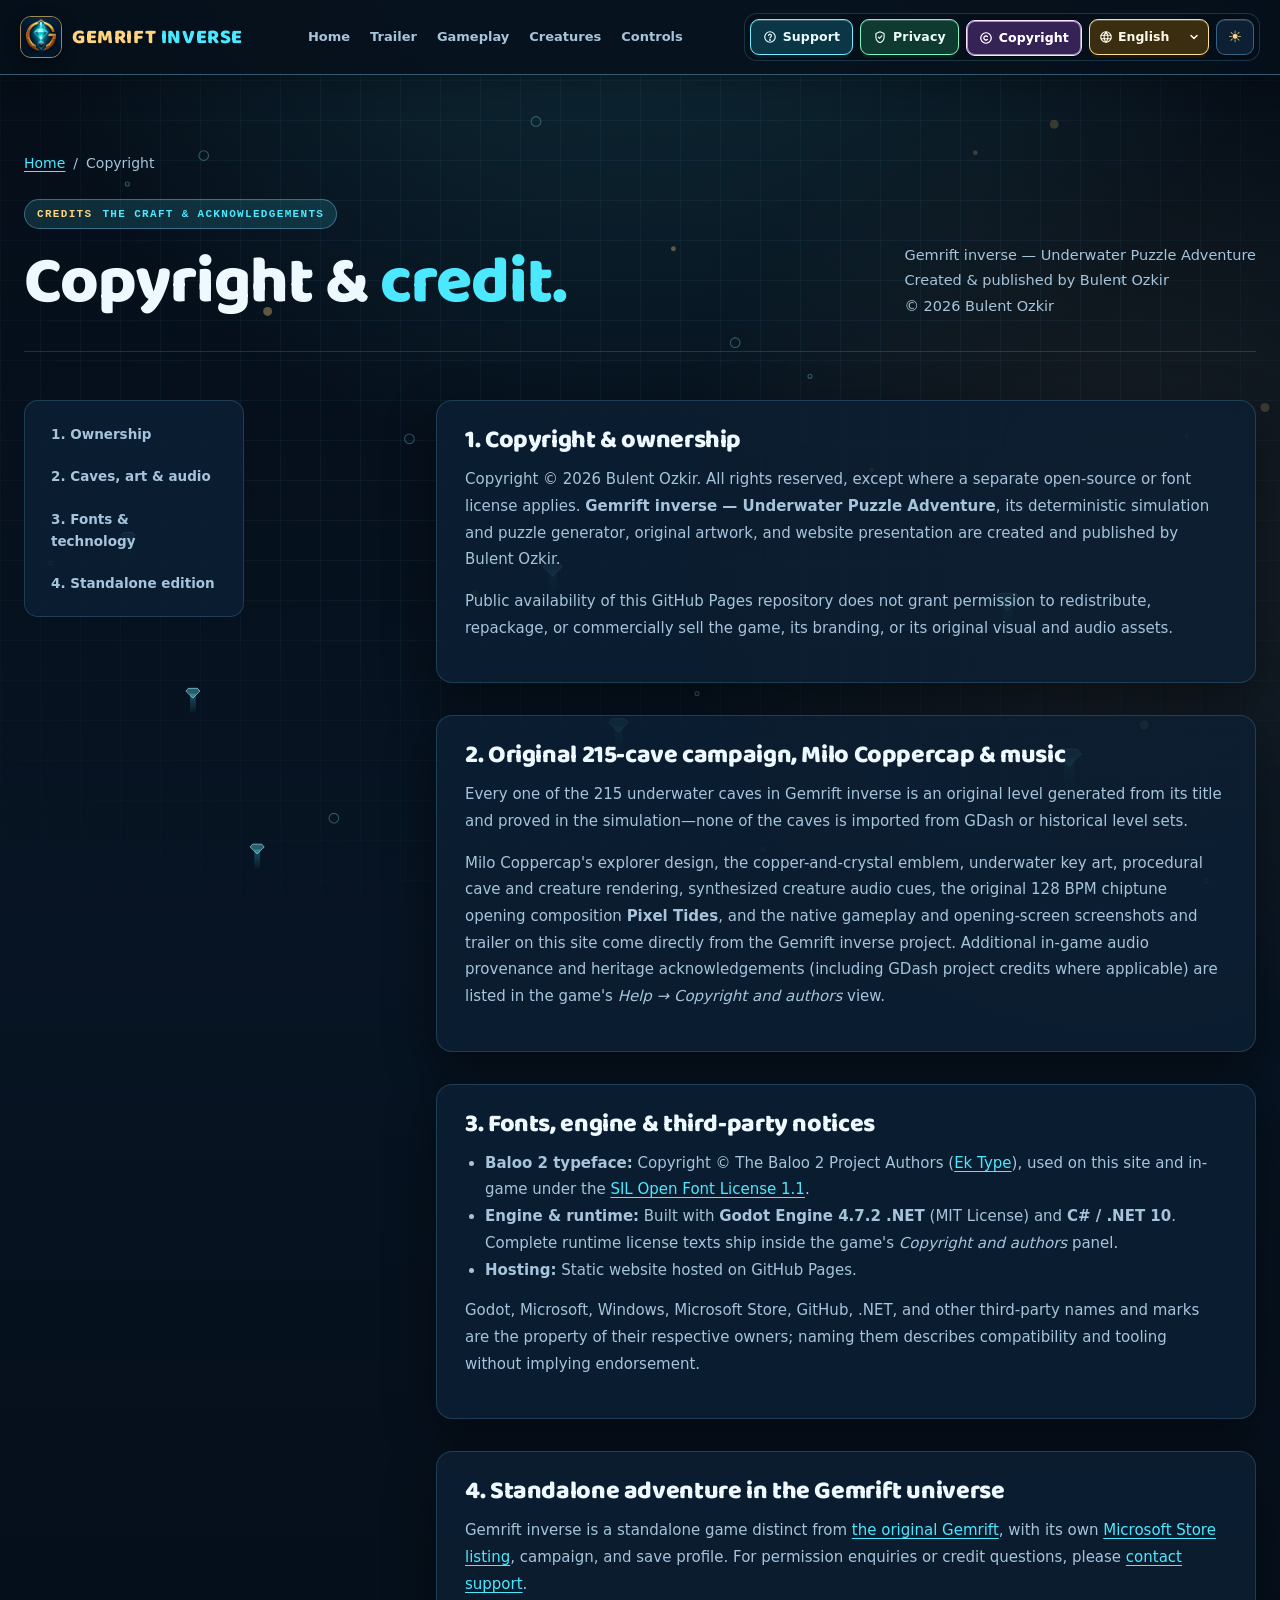
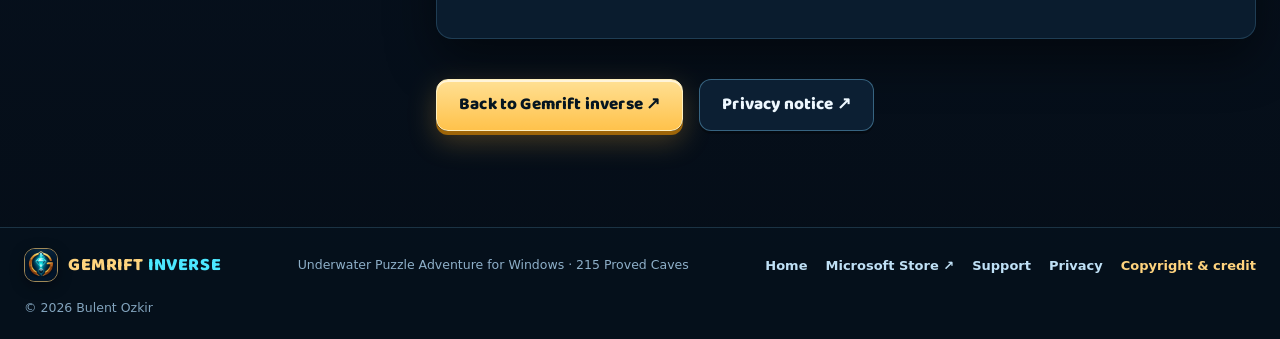
<file: copyright.html>
<!doctype html>
<html lang="en" data-theme="dark">
  <head>
    <meta charset="UTF-8">
    <meta name="viewport" content="width=device-width, initial-scale=1">
    <meta name="description" content="Copyright, original campaign &amp; artwork credits, font license, and third-party acknowledgements for Gemrift inverse — Underwater Puzzle Adventure.">
    <meta name="robots" content="index, follow, max-image-preview:large">
    <meta name="theme-color" content="#07131f">
    <meta property="og:site_name" content="Gemrift inverse">
    <meta property="og:type" content="website">
    <meta property="og:locale" content="en_US">
    <meta property="og:title" content="Copyright &amp; Credits — Gemrift inverse">
    <meta property="og:description" content="Copyright, original campaign &amp; artwork credits, font license, and third-party acknowledgements for Gemrift inverse — Underwater Puzzle Adventure.">
    <meta property="og:url" content="https://bulentozkir.github.io/gemrift-inverse-site/copyright.html">
    <meta property="og:image" content="https://bulentozkir.github.io/gemrift-inverse-site/static/images/gemrift-inverse-hero.png">
    <meta property="og:image:type" content="image/png">
    <meta property="og:image:width" content="1280">
    <meta property="og:image:height" content="720">
    <meta property="og:image:alt" content="Gemrift inverse official key art featuring Milo Coppercap swimming toward rising cyan diamonds above heavy boulders.">
    <meta name="twitter:card" content="summary_large_image">
    <meta name="twitter:title" content="Copyright &amp; Credits — Gemrift inverse">
    <meta name="twitter:description" content="Copyright, original campaign &amp; artwork credits, font license, and third-party acknowledgements for Gemrift inverse — Underwater Puzzle Adventure.">
    <meta name="twitter:image" content="https://bulentozkir.github.io/gemrift-inverse-site/static/images/gemrift-inverse-hero.png">
    <meta name="twitter:image:alt" content="Gemrift inverse official key art featuring Milo Coppercap swimming toward rising cyan diamonds above heavy boulders.">
    <link rel="canonical" href="https://bulentozkir.github.io/gemrift-inverse-site/copyright.html">
    <link rel="sitemap" type="application/xml" href="sitemap.xml">
    <link rel="icon" type="image/png" sizes="96x96" href="static/images/gemrift-inverse-icon-96.png">
    <link rel="apple-touch-icon" sizes="180x180" href="static/images/apple-touch-icon.png">
    <link rel="preload" href="static/fonts/Baloo2.woff2" as="font" type="font/woff2" crossorigin>
    <link rel="stylesheet" href="static/css/site.css">
    <title>Copyright &amp; Credits — Gemrift inverse</title>
    <script type="application/ld+json">
      {
        "@context": "https://schema.org",
        "@graph": [
          {
            "@type": "AboutPage",
            "@id": "https://bulentozkir.github.io/gemrift-inverse-site/copyright.html#webpage",
            "url": "https://bulentozkir.github.io/gemrift-inverse-site/copyright.html",
            "name": "Copyright & Credits — Gemrift inverse",
            "description": "Copyright, original campaign & artwork credits, font license, and third-party acknowledgements for Gemrift inverse — Underwater Puzzle Adventure.",
            "inLanguage": "en",
            "isPartOf": {"@id": "https://bulentozkir.github.io/gemrift-inverse-site/#website"},
            "about": {"@id": "https://bulentozkir.github.io/gemrift-inverse-site/#game"},
            "breadcrumb": {"@id": "https://bulentozkir.github.io/gemrift-inverse-site/copyright.html#breadcrumb"}
          },
          {
            "@type": "BreadcrumbList",
            "@id": "https://bulentozkir.github.io/gemrift-inverse-site/copyright.html#breadcrumb",
            "itemListElement": [
              {"@type": "ListItem", "position": 1, "name": "Home", "item": "https://bulentozkir.github.io/gemrift-inverse-site/"},
              {"@type": "ListItem", "position": 2, "name": "Copyright", "item": "https://bulentozkir.github.io/gemrift-inverse-site/copyright.html"}
            ]
          }
        ]
      }
    </script>
    <script>
      (() => {
        const params = new URLSearchParams(window.location.search);
        document.documentElement.setAttribute("data-theme", params.get("scoutTheme") === "light" ? "light" : "dark");
        const lang = params.get("lang");
        if (lang) {
          document.documentElement.setAttribute("lang", lang);
          if (lang === "ar" || lang === "he" || lang === "fa") document.documentElement.setAttribute("dir", "rtl");
        }
      })();
    </script>
  </head>
  <body>
    <canvas id="abyss-canvas" aria-hidden="true"></canvas>
    <a class="skip-link" href="#main">Skip to content</a>

    <header class="site-header">
      <div class="header-inner">
        <a class="wordmark" href="index.html" aria-label="Gemrift inverse home">
          <img src="static/images/gemrift-inverse-icon-96.png" alt="" width="42" height="42">
          <span><span class="wordmark-gemrift">GEMRIFT</span> <span class="wordmark-inverse">INVERSE</span></span>
        </a>
        <button class="menu-toggle" type="button" aria-expanded="false" aria-controls="primary-nav">
          <span data-i18n="menu">Menu</span>
          <span class="menu-icon" aria-hidden="true"><i></i><i></i></span>
        </button>
        <nav class="primary-nav" id="primary-nav" aria-label="Main navigation">
          <div class="nav-section-links">
            <a href="index.html" data-i18n="navHome">Home</a>
            <a href="index.html#trailer" data-i18n="navTrailer">Trailer</a>
            <a href="index.html#gameplay" data-i18n="navGameplay">Gameplay</a>
            <a href="index.html#creatures" data-i18n="navCreatures">Creatures</a>
            <a href="index.html#controls" data-i18n="navControls">Controls</a>
          </div>
          <div class="toolbar-capsule" role="group" aria-label="Site pages, language, and theme">
            <a class="toolbar-btn toolbar-btn-support" href="support.html">
              <svg viewBox="0 0 24 24" aria-hidden="true"><circle cx="12" cy="12" r="9"/><path d="M9.5 9.2a2.6 2.6 0 0 1 5 .8c0 1.8-2.5 2.1-2.5 3.8"/><circle cx="12" cy="17.2" r="0.6" fill="currentColor"/></svg>
              <span data-i18n="btnSupport">Support</span>
            </a>
            <a class="toolbar-btn toolbar-btn-privacy" href="privacy.html">
              <svg viewBox="0 0 24 24" aria-hidden="true"><path d="M12 3 5 6v6c0 4.8 3 8.3 7 9.8 4-1.5 7-5 7-9.8V6l-7-3Z"/><path d="m9.2 12.2 2 2 3.8-4"/></svg>
              <span data-i18n="btnPrivacy">Privacy</span>
            </a>
            <a class="toolbar-btn toolbar-btn-credits" href="copyright.html" aria-current="page">
              <svg viewBox="0 0 24 24" aria-hidden="true"><circle cx="12" cy="12" r="9"/><path d="M14.6 9.6a3.6 3.6 0 1 0 0 4.8"/></svg>
              <span data-i18n="btnCredits">Copyright</span>
            </a>
            <div class="toolbar-lang">
              <svg class="toolbar-lang-icon" viewBox="0 0 24 24" aria-hidden="true"><circle cx="12" cy="12" r="9"/><path d="M3.6 9h16.8M3.6 15h16.8M12 3a14 14 0 0 1 0 18M12 3a14 14 0 0 0 0 18"/></svg>
              <select class="toolbar-lang-select" aria-label="Select language" title="Select language"></select>
              <svg class="toolbar-lang-caret" viewBox="0 0 16 16" aria-hidden="true"><path d="m4 6 4 4 4-4"/></svg>
            </div>
            <button class="theme-toggle" type="button" aria-label="Switch to coastal daylight theme" aria-pressed="false" title="Toggle dark and light theme">
              <span data-theme-icon aria-hidden="true">☀</span>
            </button>
          </div>
        </nav>
      </div>
    </header>

    <main class="document-page section-wrap" id="main">
      <nav class="breadcrumbs" aria-label="Breadcrumb">
        <ol>
          <li><a href="index.html" data-i18n="navHome">Home</a></li>
          <li aria-current="page"><span data-i18n="btnCredits">Copyright</span></li>
        </ol>
      </nav>
      <div class="section-kicker"><span class="kicker-num">CREDITS</span><span>THE CRAFT &amp; ACKNOWLEDGEMENTS</span></div>
      <div class="document-heading">
        <h1 data-i18n="creditsHeading" data-i18n-html>Copyright &amp; <em>credit.</em></h1>
        <p>Gemrift inverse — Underwater Puzzle Adventure<br>Created &amp; published by Bulent Ozkir<br>© 2026 Bulent Ozkir</p>
      </div>

      <div class="document-layout">
        <nav class="document-nav" aria-label="On this page">
          <a href="#ownership">1. Ownership</a>
          <a href="#campaign-art">2. Caves, art &amp; audio</a>
          <a href="#fonts-tech">3. Fonts &amp; technology</a>
          <a href="#standalone">4. Standalone edition</a>
        </nav>

        <article class="document-content">
          <section id="ownership">
            <h2>1. Copyright &amp; ownership</h2>
            <p>Copyright © 2026 Bulent Ozkir. All rights reserved, except where a separate open-source or font license applies. <strong>Gemrift inverse — Underwater Puzzle Adventure</strong>, its deterministic simulation and puzzle generator, original artwork, and website presentation are created and published by Bulent Ozkir.</p>
            <p>Public availability of this GitHub Pages repository does not grant permission to redistribute, repackage, or commercially sell the game, its branding, or its original visual and audio assets.</p>
          </section>

          <section id="campaign-art">
            <h2>2. Original 215-cave campaign, Milo Coppercap &amp; music</h2>
            <p>Every one of the 215 underwater caves in Gemrift inverse is an original level generated from its title and proved in the simulation—none of the caves is imported from GDash or historical level sets.</p>
            <p>Milo Coppercap's explorer design, the copper-and-crystal emblem, underwater key art, procedural cave and creature rendering, synthesized creature audio cues, the original 128 BPM chiptune opening composition <strong>Pixel Tides</strong>, and the native gameplay and opening-screen screenshots and trailer on this site come directly from the Gemrift inverse project. Additional in-game audio provenance and heritage acknowledgements (including GDash project credits where applicable) are listed in the game's <em>Help → Copyright and authors</em> view.</p>
          </section>

          <section id="fonts-tech">
            <h2>3. Fonts, engine &amp; third-party notices</h2>
            <ul>
              <li><strong>Baloo 2 typeface:</strong> Copyright © The Baloo 2 Project Authors (<a href="https://github.com/EkType/Baloo2" target="_blank" rel="noopener noreferrer">Ek Type</a>), used on this site and in-game under the <a href="static/fonts/Baloo2-OFL.txt">SIL Open Font License 1.1</a>.</li>
              <li><strong>Engine &amp; runtime:</strong> Built with <strong>Godot Engine 4.7.2 .NET</strong> (MIT License) and <strong>C# / .NET 10</strong>. Complete runtime license texts ship inside the game's <em>Copyright and authors</em> panel.</li>
              <li><strong>Hosting:</strong> Static website hosted on GitHub Pages.</li>
            </ul>
            <p>Godot, Microsoft, Windows, Microsoft Store, GitHub, .NET, and other third-party names and marks are the property of their respective owners; naming them describes compatibility and tooling without implying endorsement.</p>
          </section>

          <section id="standalone">
            <h2>4. Standalone adventure in the Gemrift universe</h2>
            <p>Gemrift inverse is a standalone game distinct from <a href="https://bulentozkir.github.io/gemrift-site/" target="_blank" rel="noopener noreferrer">the original Gemrift</a>, with its own <a href="https://apps.microsoft.com/detail/9P50M5F8CHBM?hl=en-us&amp;gl=US&amp;ocid=pdpshare" target="_blank" rel="noopener noreferrer">Microsoft Store listing</a>, campaign, and save profile. For permission enquiries or credit questions, please <a href="support.html">contact support</a>.</p>
          </section>

          <div class="document-actions">
            <a class="button button-store" href="index.html">Back to Gemrift inverse ↗</a>
            <a class="button button-outline" href="privacy.html">Privacy notice ↗</a>
          </div>
        </article>
      </div>
    </main>

    <footer class="site-footer">
      <div class="footer-inner">
        <a class="wordmark footer-wordmark" href="index.html">
          <img src="static/images/gemrift-inverse-icon-96.png" alt="" width="34" height="34">
          <span><span class="wordmark-gemrift">GEMRIFT</span> <span class="wordmark-inverse">INVERSE</span></span>
        </a>
        <p class="footer-meta">Underwater Puzzle Adventure for Windows · 215 Proved Caves</p>
        <nav class="footer-links" aria-label="Footer navigation">
          <a class="footer-link" href="index.html" data-i18n="navHome">Home</a>
          <a class="footer-link" href="https://apps.microsoft.com/detail/9P50M5F8CHBM?hl=en-us&amp;gl=US&amp;ocid=pdpshare" target="_blank" rel="noopener noreferrer">Microsoft Store ↗</a>
          <a class="footer-link" href="support.html" data-i18n="btnSupport">Support</a>
          <a class="footer-link" href="privacy.html" data-i18n="btnPrivacy">Privacy</a>
          <a class="footer-link" href="copyright.html" aria-current="page" data-i18n="btnCredits">Copyright &amp; credit</a>
        </nav>
        <span class="copyright">© <span id="current-year">2026</span> Bulent Ozkir</span>
      </div>
    </footer>
    <script src="static/js/i18n.js" defer></script>
    <script src="static/js/site.js" defer></script>
  </body>
</html>
</file>
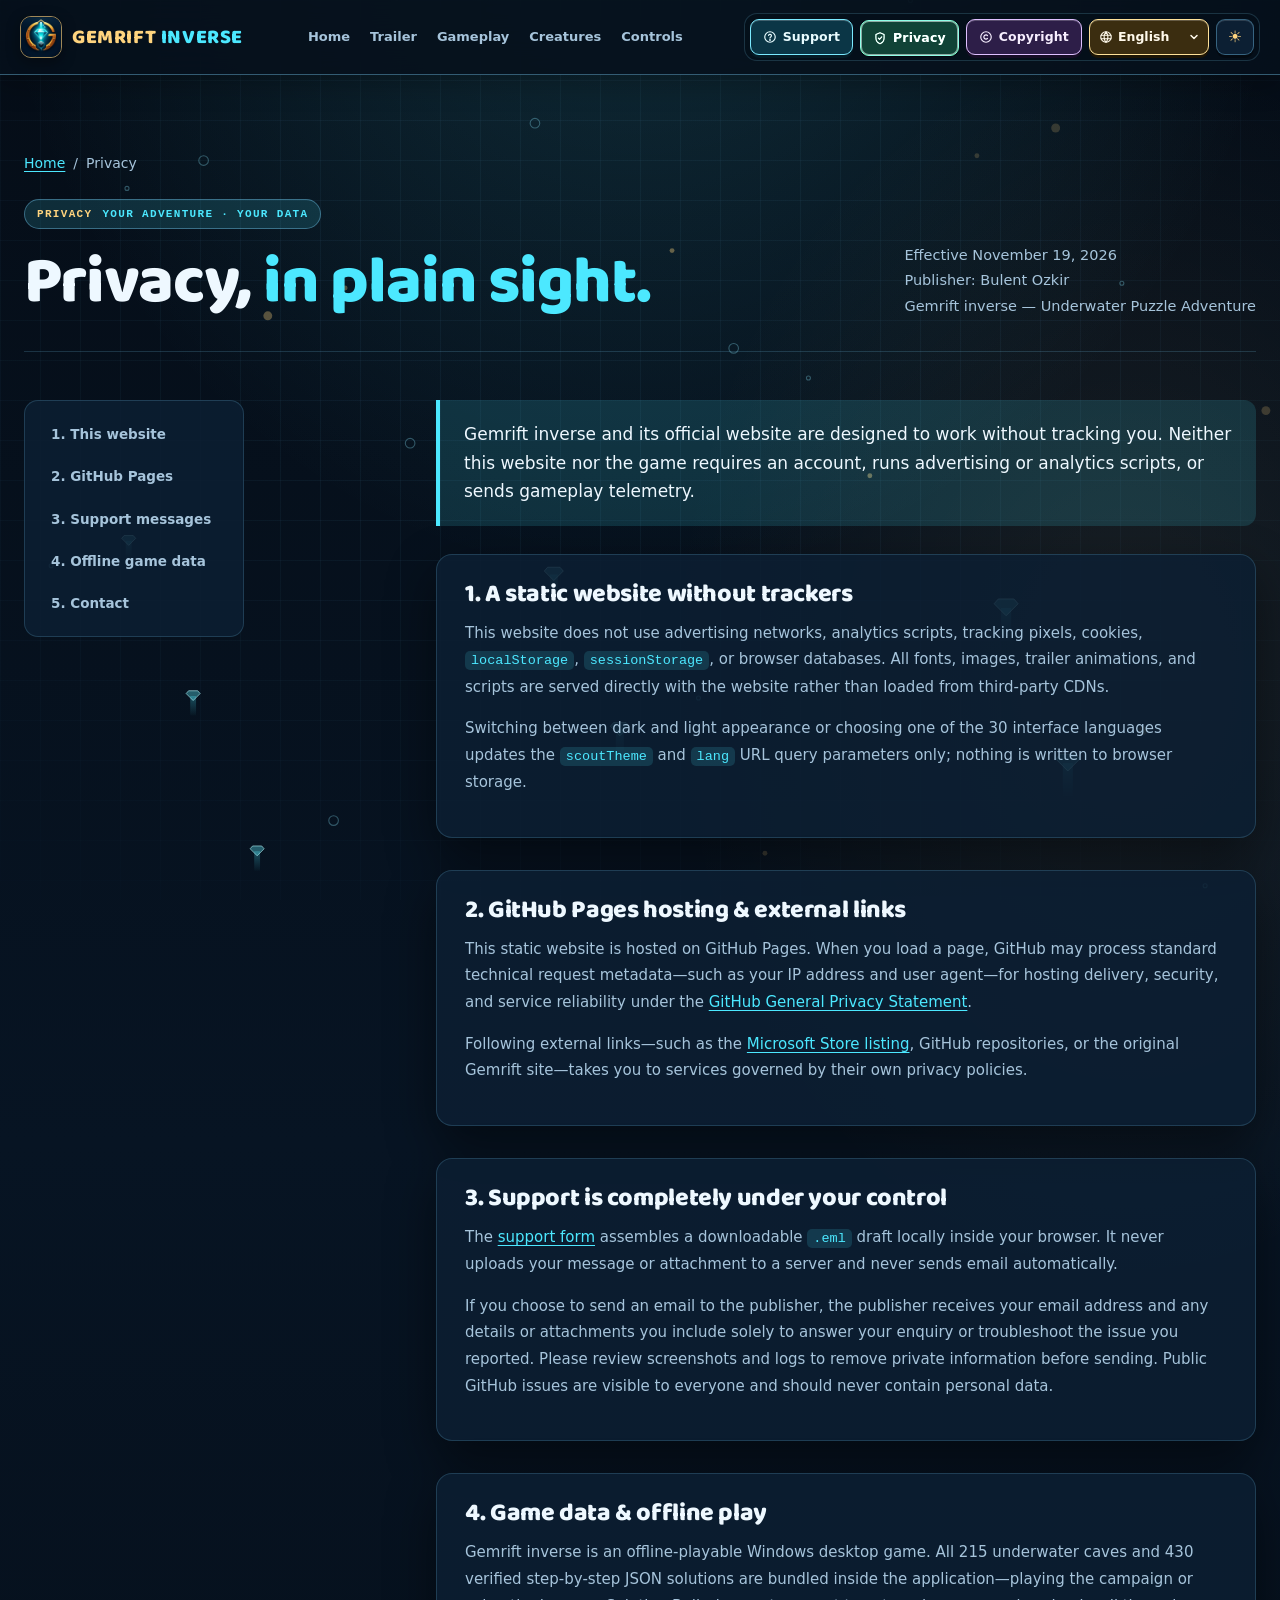
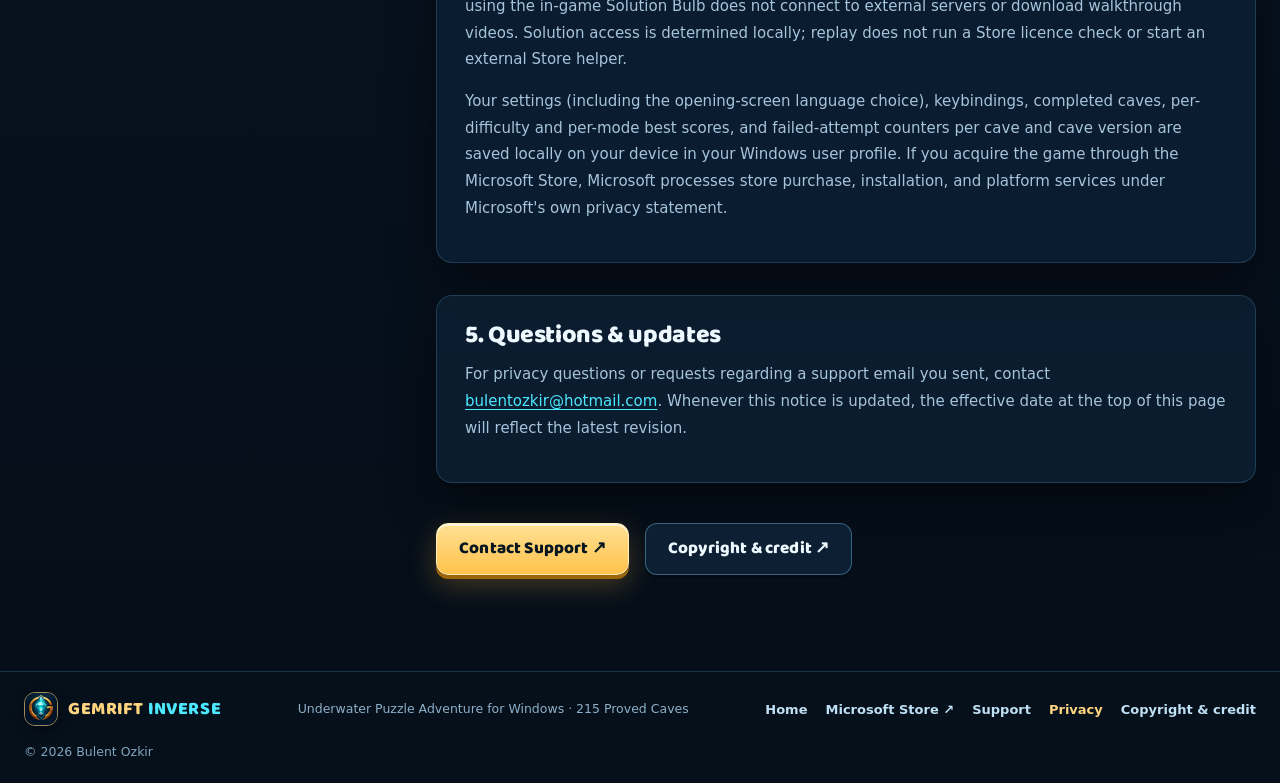
<file: privacy.html>
<!doctype html>
<html lang="en" data-theme="dark">
  <head>
    <meta charset="UTF-8">
    <meta name="viewport" content="width=device-width, initial-scale=1">
    <meta name="description" content="Privacy notice for the Gemrift inverse website and Windows game: zero web trackers, GitHub Pages hosting, voluntary support drafts, and local offline saves.">
    <meta name="robots" content="index, follow, max-image-preview:large">
    <meta name="theme-color" content="#07131f">
    <meta property="og:site_name" content="Gemrift inverse">
    <meta property="og:type" content="website">
    <meta property="og:locale" content="en_US">
    <meta property="og:title" content="Privacy Policy — Gemrift inverse Website &amp; Windows Game">
    <meta property="og:description" content="Privacy notice for the Gemrift inverse website and Windows game: zero web trackers, GitHub Pages hosting, voluntary support drafts, and local offline saves.">
    <meta property="og:url" content="https://bulentozkir.github.io/gemrift-inverse-site/privacy.html">
    <meta property="og:image" content="https://bulentozkir.github.io/gemrift-inverse-site/static/images/gemrift-inverse-hero.png">
    <meta property="og:image:type" content="image/png">
    <meta property="og:image:width" content="1280">
    <meta property="og:image:height" content="720">
    <meta property="og:image:alt" content="Gemrift inverse official key art featuring Milo Coppercap swimming toward rising cyan diamonds above heavy boulders.">
    <meta name="twitter:card" content="summary_large_image">
    <meta name="twitter:title" content="Privacy Policy — Gemrift inverse Website &amp; Windows Game">
    <meta name="twitter:description" content="Privacy notice for the Gemrift inverse website and Windows game: zero web trackers, GitHub Pages hosting, voluntary support drafts, and local offline saves.">
    <meta name="twitter:image" content="https://bulentozkir.github.io/gemrift-inverse-site/static/images/gemrift-inverse-hero.png">
    <meta name="twitter:image:alt" content="Gemrift inverse official key art featuring Milo Coppercap swimming toward rising cyan diamonds above heavy boulders.">
    <link rel="canonical" href="https://bulentozkir.github.io/gemrift-inverse-site/privacy.html">
    <link rel="sitemap" type="application/xml" href="sitemap.xml">
    <link rel="icon" type="image/png" sizes="96x96" href="static/images/gemrift-inverse-icon-96.png">
    <link rel="apple-touch-icon" sizes="180x180" href="static/images/apple-touch-icon.png">
    <link rel="preload" href="static/fonts/Baloo2.woff2" as="font" type="font/woff2" crossorigin>
    <link rel="stylesheet" href="static/css/site.css">
    <title>Privacy Policy — Gemrift inverse Website &amp; Windows Game</title>
    <script type="application/ld+json">
      {
        "@context": "https://schema.org",
        "@graph": [
          {
            "@type": "WebPage",
            "@id": "https://bulentozkir.github.io/gemrift-inverse-site/privacy.html#webpage",
            "url": "https://bulentozkir.github.io/gemrift-inverse-site/privacy.html",
            "name": "Privacy Policy — Gemrift inverse Website & Windows Game",
            "description": "Privacy notice for the Gemrift inverse website and Windows game: zero web trackers, GitHub Pages hosting, voluntary support drafts, and local offline saves.",
            "inLanguage": "en",
            "isPartOf": {"@id": "https://bulentozkir.github.io/gemrift-inverse-site/#website"},
            "about": {"@id": "https://bulentozkir.github.io/gemrift-inverse-site/#game"},
            "breadcrumb": {"@id": "https://bulentozkir.github.io/gemrift-inverse-site/privacy.html#breadcrumb"}
          },
          {
            "@type": "BreadcrumbList",
            "@id": "https://bulentozkir.github.io/gemrift-inverse-site/privacy.html#breadcrumb",
            "itemListElement": [
              {"@type": "ListItem", "position": 1, "name": "Home", "item": "https://bulentozkir.github.io/gemrift-inverse-site/"},
              {"@type": "ListItem", "position": 2, "name": "Privacy", "item": "https://bulentozkir.github.io/gemrift-inverse-site/privacy.html"}
            ]
          }
        ]
      }
    </script>
    <script>
      (() => {
        const params = new URLSearchParams(window.location.search);
        document.documentElement.setAttribute("data-theme", params.get("scoutTheme") === "light" ? "light" : "dark");
        const lang = params.get("lang");
        if (lang) {
          document.documentElement.setAttribute("lang", lang);
          if (lang === "ar" || lang === "he" || lang === "fa") document.documentElement.setAttribute("dir", "rtl");
        }
      })();
    </script>
  </head>
  <body>
    <canvas id="abyss-canvas" aria-hidden="true"></canvas>
    <a class="skip-link" href="#main">Skip to content</a>

    <header class="site-header">
      <div class="header-inner">
        <a class="wordmark" href="index.html" aria-label="Gemrift inverse home">
          <img src="static/images/gemrift-inverse-icon-96.png" alt="" width="42" height="42">
          <span><span class="wordmark-gemrift">GEMRIFT</span> <span class="wordmark-inverse">INVERSE</span></span>
        </a>
        <button class="menu-toggle" type="button" aria-expanded="false" aria-controls="primary-nav">
          <span data-i18n="menu">Menu</span>
          <span class="menu-icon" aria-hidden="true"><i></i><i></i></span>
        </button>
        <nav class="primary-nav" id="primary-nav" aria-label="Main navigation">
          <div class="nav-section-links">
            <a href="index.html" data-i18n="navHome">Home</a>
            <a href="index.html#trailer" data-i18n="navTrailer">Trailer</a>
            <a href="index.html#gameplay" data-i18n="navGameplay">Gameplay</a>
            <a href="index.html#creatures" data-i18n="navCreatures">Creatures</a>
            <a href="index.html#controls" data-i18n="navControls">Controls</a>
          </div>
          <div class="toolbar-capsule" role="group" aria-label="Site pages, language, and theme">
            <a class="toolbar-btn toolbar-btn-support" href="support.html">
              <svg viewBox="0 0 24 24" aria-hidden="true"><circle cx="12" cy="12" r="9"/><path d="M9.5 9.2a2.6 2.6 0 0 1 5 .8c0 1.8-2.5 2.1-2.5 3.8"/><circle cx="12" cy="17.2" r="0.6" fill="currentColor"/></svg>
              <span data-i18n="btnSupport">Support</span>
            </a>
            <a class="toolbar-btn toolbar-btn-privacy" href="privacy.html" aria-current="page">
              <svg viewBox="0 0 24 24" aria-hidden="true"><path d="M12 3 5 6v6c0 4.8 3 8.3 7 9.8 4-1.5 7-5 7-9.8V6l-7-3Z"/><path d="m9.2 12.2 2 2 3.8-4"/></svg>
              <span data-i18n="btnPrivacy">Privacy</span>
            </a>
            <a class="toolbar-btn toolbar-btn-credits" href="copyright.html">
              <svg viewBox="0 0 24 24" aria-hidden="true"><circle cx="12" cy="12" r="9"/><path d="M14.6 9.6a3.6 3.6 0 1 0 0 4.8"/></svg>
              <span data-i18n="btnCredits">Copyright</span>
            </a>
            <div class="toolbar-lang">
              <svg class="toolbar-lang-icon" viewBox="0 0 24 24" aria-hidden="true"><circle cx="12" cy="12" r="9"/><path d="M3.6 9h16.8M3.6 15h16.8M12 3a14 14 0 0 1 0 18M12 3a14 14 0 0 0 0 18"/></svg>
              <select class="toolbar-lang-select" aria-label="Select language" title="Select language"></select>
              <svg class="toolbar-lang-caret" viewBox="0 0 16 16" aria-hidden="true"><path d="m4 6 4 4 4-4"/></svg>
            </div>
            <button class="theme-toggle" type="button" aria-label="Switch to coastal daylight theme" aria-pressed="false" title="Toggle dark and light theme">
              <span data-theme-icon aria-hidden="true">☀</span>
            </button>
          </div>
        </nav>
      </div>
    </header>

    <main class="document-page section-wrap" id="main">
      <nav class="breadcrumbs" aria-label="Breadcrumb">
        <ol>
          <li><a href="index.html" data-i18n="navHome">Home</a></li>
          <li aria-current="page"><span data-i18n="btnPrivacy">Privacy</span></li>
        </ol>
      </nav>
      <div class="section-kicker"><span class="kicker-num">PRIVACY</span><span>YOUR ADVENTURE · YOUR DATA</span></div>
      <div class="document-heading">
        <h1 data-i18n="privacyHeading" data-i18n-html>Privacy, <em>in plain sight.</em></h1>
        <p>Effective November 19, 2026<br>Publisher: Bulent Ozkir<br>Gemrift inverse — Underwater Puzzle Adventure</p>
      </div>

      <div class="document-layout">
        <nav class="document-nav" aria-label="On this page">
          <a href="#website-data">1. This website</a>
          <a href="#hosting">2. GitHub Pages</a>
          <a href="#support-data">3. Support messages</a>
          <a href="#game-data">4. Offline game data</a>
          <a href="#contact">5. Contact</a>
        </nav>

        <article class="document-content">
          <p class="document-lede">Gemrift inverse and its official website are designed to work without tracking you. Neither this website nor the game requires an account, runs advertising or analytics scripts, or sends gameplay telemetry.</p>

          <section id="website-data">
            <h2>1. A static website without trackers</h2>
            <p>This website does not use advertising networks, analytics scripts, tracking pixels, cookies, <code>localStorage</code>, <code>sessionStorage</code>, or browser databases. All fonts, images, trailer animations, and scripts are served directly with the website rather than loaded from third-party CDNs.</p>
            <p>Switching between dark and light appearance or choosing one of the 30 interface languages updates the <code>scoutTheme</code> and <code>lang</code> URL query parameters only; nothing is written to browser storage.</p>
          </section>

          <section id="hosting">
            <h2>2. GitHub Pages hosting &amp; external links</h2>
            <p>This static website is hosted on GitHub Pages. When you load a page, GitHub may process standard technical request metadata—such as your IP address and user agent—for hosting delivery, security, and service reliability under the <a href="https://docs.github.com/en/site-policy/privacy-policies/github-general-privacy-statement" target="_blank" rel="noopener noreferrer">GitHub General Privacy Statement</a>.</p>
            <p>Following external links—such as the <a href="https://apps.microsoft.com/detail/9P50M5F8CHBM?hl=en-us&amp;gl=US&amp;ocid=pdpshare" target="_blank" rel="noopener noreferrer">Microsoft Store listing</a>, GitHub repositories, or the original Gemrift site—takes you to services governed by their own privacy policies.</p>
          </section>

          <section id="support-data">
            <h2>3. Support is completely under your control</h2>
            <p>The <a href="support.html">support form</a> assembles a downloadable <code>.eml</code> draft locally inside your browser. It never uploads your message or attachment to a server and never sends email automatically.</p>
            <p>If you choose to send an email to the publisher, the publisher receives your email address and any details or attachments you include solely to answer your enquiry or troubleshoot the issue you reported. Please review screenshots and logs to remove private information before sending. Public GitHub issues are visible to everyone and should never contain personal data.</p>
          </section>

          <section id="game-data">
            <h2>4. Game data &amp; offline play</h2>
            <p>Gemrift inverse is an offline-playable Windows desktop game. All 215 underwater caves and 430 verified step-by-step JSON solutions are bundled inside the application—playing the campaign or using the in-game Solution Bulb does not connect to external servers or download walkthrough videos. Solution access is determined locally; replay does not run a Store licence check or start an external Store helper.</p>
            <p>Your settings (including the opening-screen language choice), keybindings, completed caves, per-difficulty and per-mode best scores, and failed-attempt counters per cave and cave version are saved locally on your device in your Windows user profile. If you acquire the game through the Microsoft Store, Microsoft processes store purchase, installation, and platform services under Microsoft's own privacy statement.</p>
          </section>

          <section id="contact">
            <h2>5. Questions &amp; updates</h2>
            <p>For privacy questions or requests regarding a support email you sent, contact <a href="mailto:bulentozkir@hotmail.com?subject=Gemrift%20inverse%20privacy">bulentozkir@hotmail.com</a>. Whenever this notice is updated, the effective date at the top of this page will reflect the latest revision.</p>
          </section>

          <div class="document-actions">
            <a class="button button-store" href="support.html">Contact Support ↗</a>
            <a class="button button-outline" href="copyright.html">Copyright &amp; credit ↗</a>
          </div>
        </article>
      </div>
    </main>

    <footer class="site-footer">
      <div class="footer-inner">
        <a class="wordmark footer-wordmark" href="index.html">
          <img src="static/images/gemrift-inverse-icon-96.png" alt="" width="34" height="34">
          <span><span class="wordmark-gemrift">GEMRIFT</span> <span class="wordmark-inverse">INVERSE</span></span>
        </a>
        <p class="footer-meta">Underwater Puzzle Adventure for Windows · 215 Proved Caves</p>
        <nav class="footer-links" aria-label="Footer navigation">
          <a class="footer-link" href="index.html" data-i18n="navHome">Home</a>
          <a class="footer-link" href="https://apps.microsoft.com/detail/9P50M5F8CHBM?hl=en-us&amp;gl=US&amp;ocid=pdpshare" target="_blank" rel="noopener noreferrer">Microsoft Store ↗</a>
          <a class="footer-link" href="support.html" data-i18n="btnSupport">Support</a>
          <a class="footer-link" href="privacy.html" aria-current="page" data-i18n="btnPrivacy">Privacy</a>
          <a class="footer-link" href="copyright.html" data-i18n="btnCredits">Copyright &amp; credit</a>
        </nav>
        <span class="copyright">© <span id="current-year">2026</span> Bulent Ozkir</span>
      </div>
    </footer>
    <script src="static/js/i18n.js" defer></script>
    <script src="static/js/site.js" defer></script>
  </body>
</html>
</file>
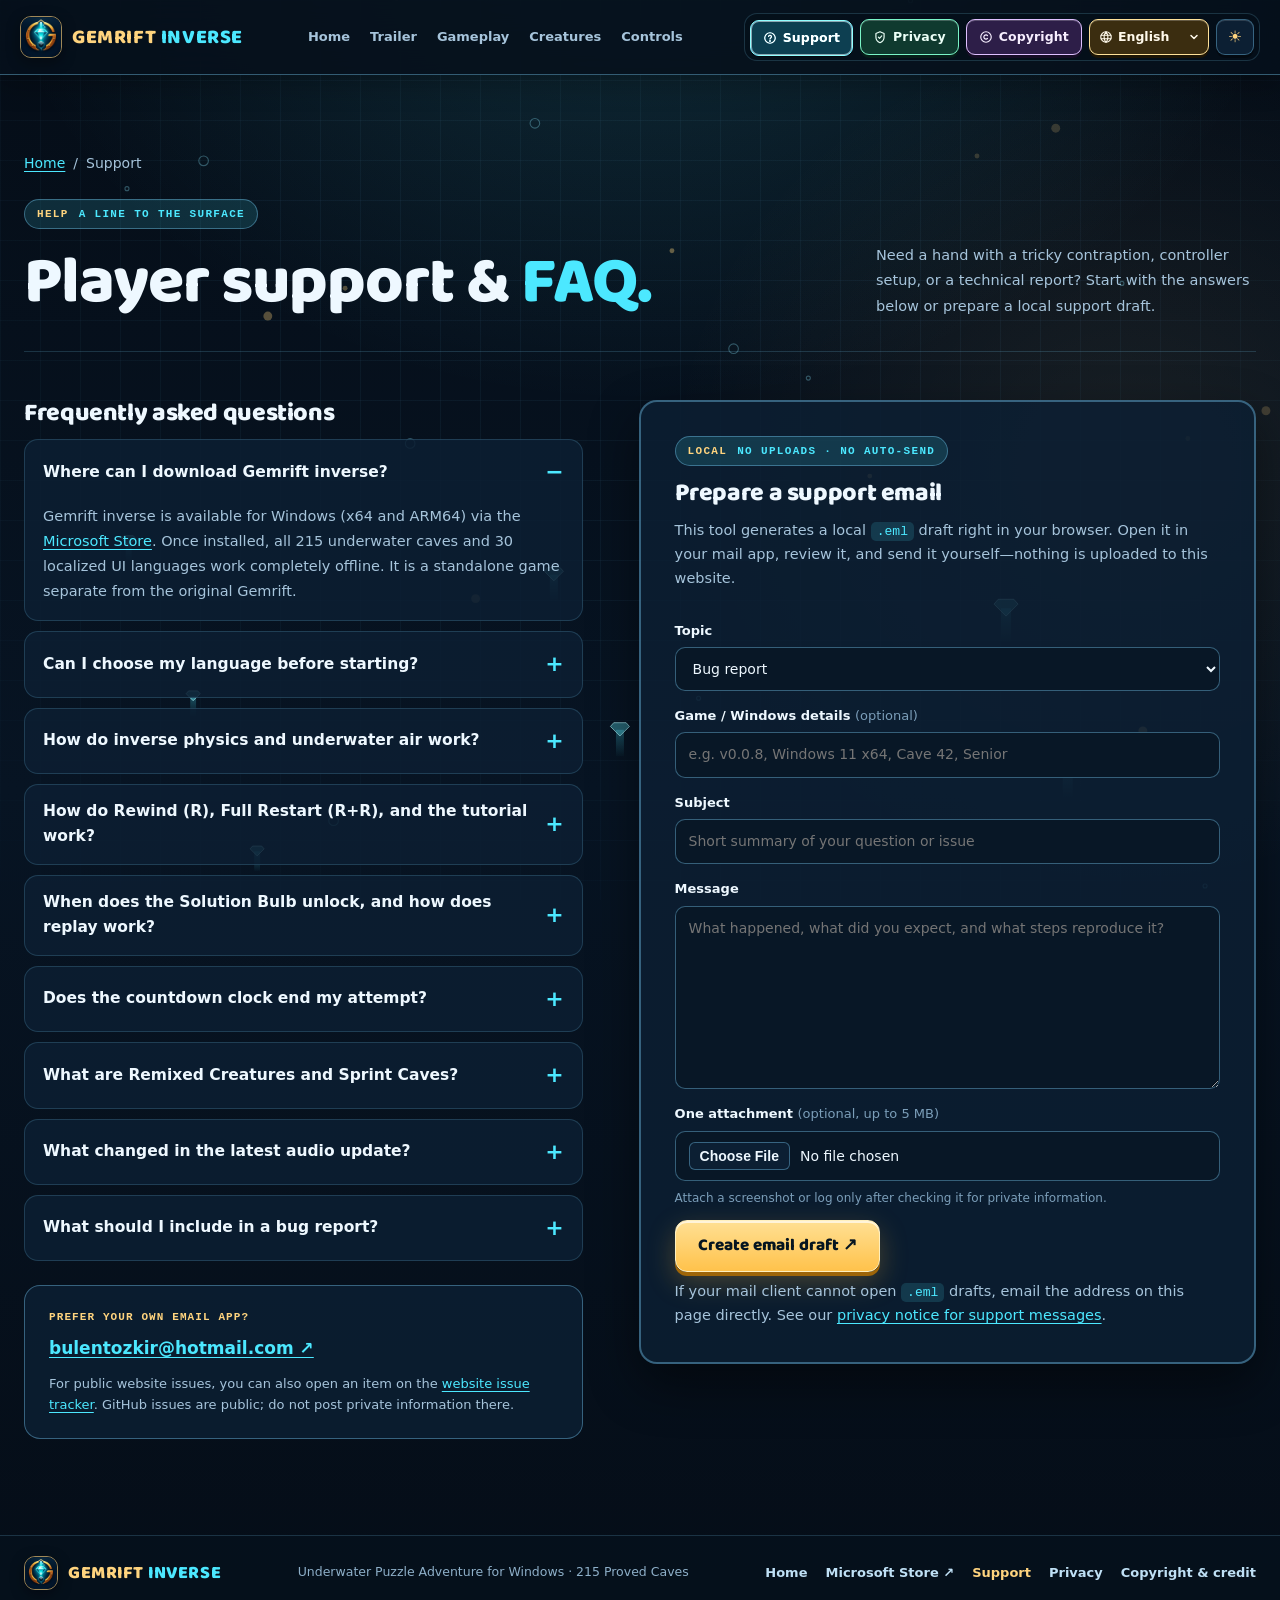
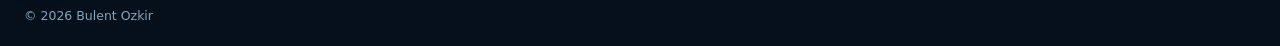
<file: support.html>
<!doctype html>
<html lang="en" data-theme="dark">
  <head>
    <meta charset="UTF-8">
    <meta name="viewport" content="width=device-width, initial-scale=1">
    <meta name="description" content="Get help with Gemrift inverse, read the gameplay &amp; troubleshooting FAQ, and prepare a local support email draft without uploading data.">
    <meta name="robots" content="index, follow, max-image-preview:large">
    <meta name="theme-color" content="#07131f">
    <meta property="og:site_name" content="Gemrift inverse">
    <meta property="og:type" content="website">
    <meta property="og:locale" content="en_US">
    <meta property="og:title" content="Gemrift inverse Support — Gameplay &amp; Technical Help">
    <meta property="og:description" content="Get help with Gemrift inverse, read the gameplay &amp; troubleshooting FAQ, and prepare a local support email draft without uploading data.">
    <meta property="og:url" content="https://bulentozkir.github.io/gemrift-inverse-site/support.html">
    <meta property="og:image" content="https://bulentozkir.github.io/gemrift-inverse-site/static/images/gemrift-inverse-hero.png">
    <meta property="og:image:type" content="image/png">
    <meta property="og:image:width" content="1280">
    <meta property="og:image:height" content="720">
    <meta property="og:image:alt" content="Gemrift inverse official key art featuring Milo Coppercap swimming toward rising cyan diamonds above heavy boulders.">
    <meta name="twitter:card" content="summary_large_image">
    <meta name="twitter:title" content="Gemrift inverse Support — Gameplay &amp; Technical Help">
    <meta name="twitter:description" content="Get help with Gemrift inverse, read the gameplay &amp; troubleshooting FAQ, and prepare a local support email draft without uploading data.">
    <meta name="twitter:image" content="https://bulentozkir.github.io/gemrift-inverse-site/static/images/gemrift-inverse-hero.png">
    <meta name="twitter:image:alt" content="Gemrift inverse official key art featuring Milo Coppercap swimming toward rising cyan diamonds above heavy boulders.">
    <link rel="canonical" href="https://bulentozkir.github.io/gemrift-inverse-site/support.html">
    <link rel="sitemap" type="application/xml" href="sitemap.xml">
    <link rel="icon" type="image/png" sizes="96x96" href="static/images/gemrift-inverse-icon-96.png">
    <link rel="apple-touch-icon" sizes="180x180" href="static/images/apple-touch-icon.png">
    <link rel="preload" href="static/fonts/Baloo2.woff2" as="font" type="font/woff2" crossorigin>
    <link rel="stylesheet" href="static/css/site.css">
    <title>Gemrift inverse Support — Gameplay &amp; Technical Help</title>
    <script type="application/ld+json">
      {
        "@context": "https://schema.org",
        "@graph": [
          {
            "@type": "ContactPage",
            "@id": "https://bulentozkir.github.io/gemrift-inverse-site/support.html#webpage",
            "url": "https://bulentozkir.github.io/gemrift-inverse-site/support.html",
            "name": "Gemrift inverse Support — Gameplay & Technical Help",
            "description": "Get help with Gemrift inverse, read the gameplay & troubleshooting FAQ, and prepare a local support email draft without uploading data.",
            "inLanguage": "en",
            "isPartOf": {"@id": "https://bulentozkir.github.io/gemrift-inverse-site/#website"},
            "about": {"@id": "https://bulentozkir.github.io/gemrift-inverse-site/#game"},
            "breadcrumb": {"@id": "https://bulentozkir.github.io/gemrift-inverse-site/support.html#breadcrumb"}
          },
          {
            "@type": "BreadcrumbList",
            "@id": "https://bulentozkir.github.io/gemrift-inverse-site/support.html#breadcrumb",
            "itemListElement": [
              {"@type": "ListItem", "position": 1, "name": "Home", "item": "https://bulentozkir.github.io/gemrift-inverse-site/"},
              {"@type": "ListItem", "position": 2, "name": "Support", "item": "https://bulentozkir.github.io/gemrift-inverse-site/support.html"}
            ]
          }
        ]
      }
    </script>
    <script>
      (() => {
        const params = new URLSearchParams(window.location.search);
        document.documentElement.setAttribute("data-theme", params.get("scoutTheme") === "light" ? "light" : "dark");
        const lang = params.get("lang");
        if (lang) {
          document.documentElement.setAttribute("lang", lang);
          if (lang === "ar" || lang === "he" || lang === "fa") document.documentElement.setAttribute("dir", "rtl");
        }
      })();
    </script>
  </head>
  <body>
    <canvas id="abyss-canvas" aria-hidden="true"></canvas>
    <a class="skip-link" href="#main">Skip to content</a>

    <header class="site-header">
      <div class="header-inner">
        <a class="wordmark" href="index.html" aria-label="Gemrift inverse home">
          <img src="static/images/gemrift-inverse-icon-96.png" alt="" width="42" height="42">
          <span><span class="wordmark-gemrift">GEMRIFT</span> <span class="wordmark-inverse">INVERSE</span></span>
        </a>
        <button class="menu-toggle" type="button" aria-expanded="false" aria-controls="primary-nav">
          <span data-i18n="menu">Menu</span>
          <span class="menu-icon" aria-hidden="true"><i></i><i></i></span>
        </button>
        <nav class="primary-nav" id="primary-nav" aria-label="Main navigation">
          <div class="nav-section-links">
            <a href="index.html" data-i18n="navHome">Home</a>
            <a href="index.html#trailer" data-i18n="navTrailer">Trailer</a>
            <a href="index.html#gameplay" data-i18n="navGameplay">Gameplay</a>
            <a href="index.html#creatures" data-i18n="navCreatures">Creatures</a>
            <a href="index.html#controls" data-i18n="navControls">Controls</a>
          </div>
          <div class="toolbar-capsule" role="group" aria-label="Site pages, language, and theme">
            <a class="toolbar-btn toolbar-btn-support" href="support.html" aria-current="page">
              <svg viewBox="0 0 24 24" aria-hidden="true"><circle cx="12" cy="12" r="9"/><path d="M9.5 9.2a2.6 2.6 0 0 1 5 .8c0 1.8-2.5 2.1-2.5 3.8"/><circle cx="12" cy="17.2" r="0.6" fill="currentColor"/></svg>
              <span data-i18n="btnSupport">Support</span>
            </a>
            <a class="toolbar-btn toolbar-btn-privacy" href="privacy.html">
              <svg viewBox="0 0 24 24" aria-hidden="true"><path d="M12 3 5 6v6c0 4.8 3 8.3 7 9.8 4-1.5 7-5 7-9.8V6l-7-3Z"/><path d="m9.2 12.2 2 2 3.8-4"/></svg>
              <span data-i18n="btnPrivacy">Privacy</span>
            </a>
            <a class="toolbar-btn toolbar-btn-credits" href="copyright.html">
              <svg viewBox="0 0 24 24" aria-hidden="true"><circle cx="12" cy="12" r="9"/><path d="M14.6 9.6a3.6 3.6 0 1 0 0 4.8"/></svg>
              <span data-i18n="btnCredits">Copyright</span>
            </a>
            <div class="toolbar-lang">
              <svg class="toolbar-lang-icon" viewBox="0 0 24 24" aria-hidden="true"><circle cx="12" cy="12" r="9"/><path d="M3.6 9h16.8M3.6 15h16.8M12 3a14 14 0 0 1 0 18M12 3a14 14 0 0 0 0 18"/></svg>
              <select class="toolbar-lang-select" aria-label="Select language" title="Select language"></select>
              <svg class="toolbar-lang-caret" viewBox="0 0 16 16" aria-hidden="true"><path d="m4 6 4 4 4-4"/></svg>
            </div>
            <button class="theme-toggle" type="button" aria-label="Switch to coastal daylight theme" aria-pressed="false" title="Toggle dark and light theme">
              <span data-theme-icon aria-hidden="true">☀</span>
            </button>
          </div>
        </nav>
      </div>
    </header>

    <main class="document-page section-wrap" id="main">
      <nav class="breadcrumbs" aria-label="Breadcrumb">
        <ol>
          <li><a href="index.html" data-i18n="navHome">Home</a></li>
          <li aria-current="page"><span data-i18n="btnSupport">Support</span></li>
        </ol>
      </nav>
      <div class="section-kicker"><span class="kicker-num">HELP</span><span>A LINE TO THE SURFACE</span></div>
      <div class="document-heading">
        <h1 data-i18n="supportHeading" data-i18n-html>Player support &amp; <em>FAQ.</em></h1>
        <p>Need a hand with a tricky contraption, controller setup, or a technical report? Start with the answers below or prepare a local support draft.</p>
      </div>

      <div class="support-layout">
        <section class="faq-list" id="questions" aria-labelledby="questions-title">
          <h2 id="questions-title">Frequently asked questions</h2>

          <details open>
            <summary>Where can I download Gemrift inverse?</summary>
            <p>Gemrift inverse is available for Windows (x64 and ARM64) via the <a href="https://apps.microsoft.com/detail/9P50M5F8CHBM?hl=en-us&amp;gl=US&amp;ocid=pdpshare" target="_blank" rel="noopener noreferrer">Microsoft Store</a>. Once installed, all 215 underwater caves and 30 localized UI languages work completely offline. It is a standalone game separate from the original Gemrift.</p>
          </details>

          <details>
            <summary>Can I choose my language before starting?</summary>
            <p>Yes. In v0.0.8, the opening screen has a <strong>Language</strong> selector with the default <kbd>L</kbd> shortcut and all 30 UI and Help languages. It sits at the top left in left-to-right languages and mirrors to the top right for Arabic, Hebrew, and Persian. You can also change the language in Settings.</p>
          </details>

          <details>
            <summary>How do inverse physics and underwater air work?</summary>
            <p>Heavy boulders always sink downward, while loose gems, black pearls, and waterborne naval mines float upward toward the ceiling. Water stays fixed in its authored cells—digging or blasts never drain a pool—and swimming into dry dome-capped air pockets immediately refills Milo's oxygen tank.</p>
          </details>

          <details>
            <summary>How do Rewind (R), Full Restart (R+R), and the tutorial work?</summary>
            <p>Pressing <kbd>R</kbd> once—whether Milo died or wedged a rock while alive—rewinds to the last clean checkpoint while keeping earlier dug passages, collected gems, and score. Pressing <kbd>R</kbd> twice quickly restarts the cave from tick 0. You can launch <strong>Show me the game play</strong> from the opening screen or Help (<kbd>F1</kbd>); its <strong>Hold / Auto</strong> control pauses or resumes automatic guidance, while Next advances a guided step.</p>
          </details>

          <details>
            <summary>When does the Solution Bulb unlock, and how does replay work?</summary>
            <p>The toolbar <strong>Bulb</strong> immediately before Help is available from the start in <strong>caves 1–20</strong>. In <strong>caves 21–215</strong>, it unlocks after <strong>19 failed attempts in that same cave</strong>. A lost run, or starting a run over after your first move, counts; the counter is saved locally per cave and cave version. Clearing a cave does not take an unlocked solution away.</p>
            <p>The solution runs live in the game: pause, step backward or forward, choose <strong>1× / 2× / 4×</strong>, or replay from the beginning. Junior and Senior show the quota route; Principal, Expert, and Distinguished show the all-gems route. All 430 routes are bundled—there is no walkthrough download, video, or Store licence check.</p>
          </details>

          <details>
            <summary>Does the countdown clock end my attempt?</summary>
            <p>By default, the clock is <strong>relaxed</strong>: reaching zero ends the remaining-time score bonus without ending your run. Enable <strong>Strict clock</strong> in Settings → Game if you prefer classic timeout pressure. Junior and Senior open the exit at the cave's gem quota, while Principal, Expert, and Distinguished require 100% of collectible gems with a scaled all-gems clock.</p>
          </details>

          <details>
            <summary>What are Remixed Creatures and Sprint Caves?</summary>
            <p>Both are optional modes in <strong>Settings → Game</strong> with separate local best scores. <strong>Sprint caves</strong> turns every 10th cave into a single-screen chain reaction with 3× score and a 45-second base clock scaled to your difficulty. A sprint is a different room with no recorded solution: its Bulb is disabled and explains why, and sprint losses do not count toward the original cave's 19-failure unlock.</p>
            <p><strong>Remixed creatures</strong> switches the five coastal predators to the arcade <code>coastal-remix</code> ruleset and adds extra underwater air-pocket mechanics. Its Bulb remains available under the same unlock rules, but demonstrates the standard cave as it was proved rather than the remixed variant.</p>
          </details>

          <details>
            <summary>What changed in the latest audio update?</summary>
            <p>Version 0.0.8 filters high-frequency music noise, smooths loud peaks, improves synthesized creature sounds, and limits distant creature cues so nearby action stays clearer. Music and effects retain independent switches and volume sliders in Settings. If you still hear distortion or dropouts, include your game version and audio device in a support report.</p>
          </details>

          <details>
            <summary>What should I include in a bug report?</summary>
            <p>Include the game version (shown in Credits/installer, e.g. 0.0.8), your Windows version and architecture (x64 or ARM64), the cave number and title, your active difficulty/mode, and the steps to reproduce the issue. Never include passwords, payment details, or private personal data.</p>
          </details>

          <div class="contact-card">
            <span class="eyebrow-mini">PREFER YOUR OWN EMAIL APP?</span>
            <a href="mailto:bulentozkir@hotmail.com?subject=Gemrift%20inverse%20support">bulentozkir@hotmail.com ↗</a>
            <p>For public website issues, you can also open an item on the <a href="https://github.com/bulentozkir/gemrift-inverse-site/issues" target="_blank" rel="noopener noreferrer">website issue tracker</a>. GitHub issues are public; do not post private information there.</p>
          </div>
        </section>

        <section class="support-card" aria-labelledby="form-title">
          <div class="section-kicker"><span class="kicker-num">LOCAL</span><span>NO UPLOADS · NO AUTO-SEND</span></div>
          <h2 id="form-title">Prepare a support email</h2>
          <p>This tool generates a local <code>.eml</code> draft right in your browser. Open it in your mail app, review it, and send it yourself—nothing is uploaded to this website.</p>
          <form id="support-form">
            <label for="topic">Topic</label>
            <select id="topic" name="topic">
              <option>Bug report</option>
              <option>Gameplay question</option>
              <option>Feedback</option>
              <option>Website issue</option>
            </select>
            <label for="environment">Game / Windows details <span>(optional)</span></label>
            <input id="environment" name="environment" type="text" maxlength="160" placeholder="e.g. v0.0.8, Windows 11 x64, Cave 42, Senior">
            <label for="subject">Subject</label>
            <input id="subject" name="subject" type="text" required maxlength="120" placeholder="Short summary of your question or issue">
            <label for="message">Message</label>
            <textarea id="message" name="message" rows="7" required maxlength="8000" placeholder="What happened, what did you expect, and what steps reproduce it?"></textarea>
            <label for="attachment">One attachment <span>(optional, up to 5 MB)</span></label>
            <input id="attachment" name="attachment" type="file" aria-describedby="attachment-note">
            <p class="field-note" id="attachment-note">Attach a screenshot or log only after checking it for private information.</p>
            <p id="support-status" class="support-status" role="status" aria-live="polite"></p>
            <button id="support-submit" class="button button-store" type="submit" disabled>Create email draft ↗</button>
            <noscript><p class="field-note">JavaScript is required to build a local <code>.eml</code> file. Use the direct email link on this page instead.</p></noscript>
          </form>
          <p class="field-note">If your mail client cannot open <code>.eml</code> drafts, email the address on this page directly. See our <a href="privacy.html#support-data">privacy notice for support messages</a>.</p>
        </section>
      </div>
    </main>

    <footer class="site-footer">
      <div class="footer-inner">
        <a class="wordmark footer-wordmark" href="index.html">
          <img src="static/images/gemrift-inverse-icon-96.png" alt="" width="34" height="34">
          <span><span class="wordmark-gemrift">GEMRIFT</span> <span class="wordmark-inverse">INVERSE</span></span>
        </a>
        <p class="footer-meta">Underwater Puzzle Adventure for Windows · 215 Proved Caves</p>
        <nav class="footer-links" aria-label="Footer navigation">
          <a class="footer-link" href="index.html" data-i18n="navHome">Home</a>
          <a class="footer-link" href="https://apps.microsoft.com/detail/9P50M5F8CHBM?hl=en-us&amp;gl=US&amp;ocid=pdpshare" target="_blank" rel="noopener noreferrer">Microsoft Store ↗</a>
          <a class="footer-link" href="support.html" aria-current="page" data-i18n="btnSupport">Support</a>
          <a class="footer-link" href="privacy.html" data-i18n="btnPrivacy">Privacy</a>
          <a class="footer-link" href="copyright.html" data-i18n="btnCredits">Copyright &amp; credit</a>
        </nav>
        <span class="copyright">© <span id="current-year">2026</span> Bulent Ozkir</span>
      </div>
    </footer>
    <script src="static/js/i18n.js" defer></script>
    <script src="static/js/site.js" defer></script>
    <script src="static/js/support.js" defer></script>
  </body>
</html>
</file>
<file: static/css/site.css>
@font-face {
  font-family: "Baloo 2";
  src: url("../fonts/Baloo2.woff2") format("woff2"),
       url("../fonts/Baloo2.ttf") format("truetype");
  font-weight: 400 800;
  font-style: normal;
  font-display: swap;
}

:root,
html[data-theme="dark"] {
  color-scheme: dark;
  --bg-abyss: #050d17;
  --bg-deep: #071423;
  --bg-surface: #0c1f33;
  --bg-elevated: #102840;
  --bg-card: rgba(12, 31, 51, 0.86);
  --bg-hud: rgba(6, 17, 29, 0.92);
  --bg-header: rgba(6, 16, 28, 0.88);
  --bg-input: #081726;

  --border-subtle: rgba(126, 214, 255, 0.18);
  --border-strong: rgba(126, 214, 255, 0.38);
  --border-glow: rgba(76, 232, 255, 0.68);
  --border-gold: rgba(255, 212, 126, 0.62);

  --text-main: #eef8ff;
  --text-muted: #a6c4db;
  --text-soft: #7b9eb9;
  --text-inverse: #05131f;

  --cyan: #4ce8ff;
  --cyan-bright: #a6f6ff;
  --cyan-soft: rgba(76, 232, 255, 0.14);

  --gold: #ffd47e;
  --gold-strong: #ffb83f;
  --gold-shade: #9e6508;
  --gold-soft: rgba(255, 212, 126, 0.14);

  --mint: #59f3c2;
  --mint-soft: rgba(89, 243, 194, 0.14);
  --coral: #ff846e;
  --coral-soft: rgba(255, 132, 110, 0.14);
  --lavender: #dcb8ff;
  --lavender-soft: rgba(220, 184, 255, 0.16);
  --lime: #dcff82;

  --btn-support-bg: #0b3646;
  --btn-support-rim: #7beaff;
  --btn-support-lip: #051c26;
  --btn-support-fg: #e9fcff;

  --btn-privacy-bg: #0f3a2f;
  --btn-privacy-rim: #7af5c7;
  --btn-privacy-lip: #061f19;
  --btn-privacy-fg: #ebfff7;

  --btn-credits-bg: #2d1e48;
  --btn-credits-rim: #dfc0ff;
  --btn-credits-lip: #160d26;
  --btn-credits-fg: #f7efff;

  --btn-lang-bg: #3b2d10;
  --btn-lang-rim: #ffe29a;
  --btn-lang-lip: #1d1505;
  --btn-lang-fg: #fff9eb;
  --btn-lang-menu-bg: #0b1e31;

  --grid-line: rgba(112, 198, 242, 0.055);
  --shadow-card: 0 20px 50px rgba(0, 0, 0, 0.48);
  --shadow-glow-cyan: 0 0 28px rgba(76, 232, 255, 0.24);
  --shadow-glow-gold: 0 10px 28px rgba(255, 184, 63, 0.26);
}

html[data-theme="light"] {
  color-scheme: light;
  --bg-abyss: #eaf4f9;
  --bg-deep: #dff0f8;
  --bg-surface: #ffffff;
  --bg-elevated: #f3f9fc;
  --bg-card: rgba(255, 255, 255, 0.92);
  --bg-hud: rgba(11, 32, 50, 0.96);
  --bg-header: rgba(242, 249, 253, 0.92);
  --bg-input: #ffffff;

  --border-subtle: rgba(12, 74, 110, 0.16);
  --border-strong: rgba(12, 74, 110, 0.34);
  --border-glow: rgba(0, 132, 184, 0.65);
  --border-gold: rgba(180, 112, 6, 0.55);

  --text-main: #081e30;
  --text-muted: #2d4e68;
  --text-soft: #4e6f89;
  --text-inverse: #061522;

  --cyan: #007ea8;
  --cyan-bright: #005f82;
  --cyan-soft: rgba(0, 126, 168, 0.11);

  --gold: #f5b23b;
  --gold-strong: #e39a19;
  --gold-shade: #8f5b04;
  --gold-soft: rgba(227, 154, 25, 0.15);

  --mint: #0b8760;
  --mint-soft: rgba(11, 135, 96, 0.12);
  --coral: #c9462f;
  --coral-soft: rgba(201, 70, 47, 0.12);
  --lavender: #6b38b3;
  --lavender-soft: rgba(107, 56, 179, 0.12);
  --lime: #4f7a08;

  --btn-support-bg: #0c4459;
  --btn-support-rim: #6ce4ff;
  --btn-support-lip: #062330;
  --btn-support-fg: #ffffff;

  --btn-privacy-bg: #114b3c;
  --btn-privacy-rim: #7af2c4;
  --btn-privacy-lip: #07261e;
  --btn-privacy-fg: #ffffff;

  --btn-credits-bg: #3b265e;
  --btn-credits-rim: #e0c4ff;
  --btn-credits-lip: #1d1130;
  --btn-credits-fg: #ffffff;

  --btn-lang-bg: #4d380d;
  --btn-lang-rim: #ffe29a;
  --btn-lang-lip: #261b05;
  --btn-lang-fg: #ffffff;
  --btn-lang-menu-bg: #0d253b;

  --grid-line: rgba(10, 82, 122, 0.065);
  --shadow-card: 0 18px 42px rgba(9, 36, 58, 0.12);
  --shadow-glow-cyan: 0 8px 24px rgba(0, 126, 168, 0.16);
  --shadow-glow-gold: 0 8px 24px rgba(227, 154, 25, 0.24);
}

*,
*::before,
*::after {
  box-sizing: border-box;
}

html {
  scroll-behavior: smooth;
  scroll-padding-top: 94px;
}

body {
  position: relative;
  isolation: isolate;
  margin: 0;
  min-height: 100vh;
  background-color: var(--bg-abyss);
  background-image:
    radial-gradient(ellipse 80% 50% at 50% -8%, rgba(76, 232, 255, 0.16), transparent 65%),
    radial-gradient(ellipse 55% 40% at 88% 28%, rgba(255, 212, 126, 0.08), transparent 65%),
    linear-gradient(180deg, var(--bg-abyss) 0%, var(--bg-deep) 48%, var(--bg-abyss) 100%);
  color: var(--text-main);
  font-family: "Segoe UI", system-ui, -apple-system, BlinkMacSystemFont, sans-serif;
  font-size: 16px;
  line-height: 1.65;
  overflow-x: hidden;
  -webkit-font-smoothing: antialiased;
}

/* Subtle cave tile-grid overlay echoing CaveBoard.Grid.cs */
body::before {
  content: "";
  position: fixed;
  inset: 0;
  z-index: -2;
  background-image:
    linear-gradient(var(--grid-line) 1px, transparent 1px),
    linear-gradient(90deg, var(--grid-line) 1px, transparent 1px);
  background-size: 40px 40px;
  mask-image: radial-gradient(ellipse 90% 85% at 50% 35%, #000 35%, transparent 100%);
  pointer-events: none;
}

#abyss-canvas {
  position: fixed;
  inset: 0;
  z-index: -1;
  width: 100%;
  height: 100%;
  pointer-events: none;
}

img,
svg {
  display: block;
  max-width: 100%;
}

img {
  height: auto;
}

a {
  color: inherit;
  text-decoration: none;
}

button,
input,
select,
textarea {
  font: inherit;
  color: inherit;
}

h1,
h2,
h3,
h4,
.font-display {
  font-family: "Baloo 2", "Segoe UI", system-ui, sans-serif;
  margin-top: 0;
  letter-spacing: -0.015em;
  line-height: 1.08;
}

p,
figure,
dl,
dd {
  margin-top: 0;
}

::selection {
  background: var(--cyan-soft);
  color: var(--text-main);
}

:focus-visible {
  outline: 3px solid var(--cyan);
  outline-offset: 3px;
}

.skip-link {
  position: fixed;
  z-index: 200;
  top: 12px;
  left: 12px;
  padding: 10px 16px;
  transform: translateY(-200%);
  border: 2px solid var(--cyan);
  border-radius: 10px;
  background: var(--bg-surface);
  color: var(--text-main);
  font-weight: 700;
  transition: transform 160ms ease;
}

.skip-link:focus {
  transform: translateY(0);
}

/* ==========================================================================
   KEYFRAME ANIMATIONS
   ========================================================================== */
@keyframes pulse-dot {
  0%, 100% { transform: scale(1); opacity: 1; }
  50% { transform: scale(1.32); opacity: 0.65; }
}

@keyframes float-badge {
  0%, 100% { transform: translateY(0); }
  50% { transform: translateY(-6px); }
}

@keyframes inverse-gem-rise {
  0% { transform: translateY(86px) scale(0.88); opacity: 0; }
  15% { opacity: 1; }
  82% { opacity: 1; }
  100% { transform: translateY(-88px) scale(1.04); opacity: 0; }
}

@keyframes heavy-rock-fall {
  0% { transform: translateY(-82px) rotate(-8deg); opacity: 0; }
  15% { opacity: 1; }
  72% { transform: translateY(58px) rotate(12deg); opacity: 1; }
  84% { transform: translateY(62px) scale(0.92); opacity: 0; }
  100% { transform: translateY(62px); opacity: 0; }
}

@keyframes mine-blast-flash {
  0%, 68% { transform: scale(0.4); opacity: 0; }
  76% { transform: scale(1.22); opacity: 0.95; }
  90% { transform: scale(1.45); opacity: 0; }
  100% { transform: scale(0.4); opacity: 0; }
}

@keyframes bubble-stream {
  0% { transform: translateY(44px) scale(0.7); opacity: 0; }
  30% { opacity: 0.85; }
  100% { transform: translateY(-48px) scale(1.1); opacity: 0; }
}

@keyframes eq-bar {
  0%, 100% { transform: scaleY(0.32); }
  50% { transform: scaleY(1); }
}

@keyframes telegraph-ring {
  0% { transform: scale(0.86); opacity: 0.78; }
  100% { transform: scale(1.38); opacity: 0; }
}

@keyframes headlamp-glow {
  0%, 100% { opacity: 0.62; transform: scale(0.96); }
  50% { opacity: 1; transform: scale(1.05); }
}

/* Scroll reveal */
html.js-enabled .reveal {
  opacity: 0;
  transform: translateY(22px);
  transition: opacity 520ms cubic-bezier(0.22, 1, 0.36, 1), transform 520ms cubic-bezier(0.22, 1, 0.36, 1);
}

html.js-enabled .reveal.is-visible {
  opacity: 1;
  transform: translateY(0);
}

/* ==========================================================================
   LAYOUT CONTAINERS & SECTION HEADERS
   ========================================================================== */
.section-wrap,
.footer-inner {
  width: min(1260px, calc(100% - 48px));
  margin-inline: auto;
}

.header-inner {
  width: min(1380px, calc(100% - 40px));
  margin-inline: auto;
}

.section-block {
  position: relative;
  padding-block: clamp(68px, 8vw, 108px);
}

.section-block-alt {
  border-block: 1px solid var(--border-subtle);
  background: linear-gradient(180deg, rgba(8, 23, 39, 0.56), rgba(11, 31, 52, 0.42));
}

html[data-theme="light"] .section-block-alt {
  background: linear-gradient(180deg, rgba(215, 236, 247, 0.55), rgba(232, 245, 252, 0.65));
}

.section-kicker {
  display: inline-flex;
  align-items: center;
  gap: 10px;
  margin-bottom: 14px;
  padding: 5px 12px;
  border: 1px solid var(--border-strong);
  border-radius: 999px;
  background: var(--cyan-soft);
  color: var(--cyan);
  font-family: "Cascadia Mono", Consolas, "Courier New", monospace;
  font-size: 11px;
  font-weight: 700;
  letter-spacing: 0.12em;
  text-transform: uppercase;
}

.section-kicker .kicker-num {
  color: var(--gold);
}

.section-header {
  display: grid;
  grid-template-columns: minmax(0, 1.15fr) minmax(0, 0.85fr);
  align-items: end;
  gap: 24px 48px;
  margin-bottom: 44px;
}

.section-header h2 {
  margin: 0;
  font-size: clamp(34px, 4.4vw, 54px);
  font-weight: 800;
}

.section-header h2 em,
.accent-cyan {
  color: var(--cyan);
  font-style: normal;
}

.accent-gold {
  color: var(--gold);
  font-style: normal;
}

.section-header p {
  margin: 0;
  color: var(--text-muted);
  font-size: 16px;
  line-height: 1.72;
}

/* ==========================================================================
   TOP STICKY GAME-HUD HEADER & TOOLBAR CAPSULE BUTTONS
   ========================================================================== */
.site-header {
  position: sticky;
  top: 0;
  z-index: 100;
  border-bottom: 1px solid var(--border-strong);
  background: var(--bg-header);
  backdrop-filter: blur(16px);
  box-shadow: 0 8px 28px rgba(0, 0, 0, 0.28);
}

.header-inner {
  display: flex;
  flex-wrap: wrap;
  min-height: 74px;
  padding-block: 10px;
  align-items: center;
  justify-content: space-between;
  gap: 10px 16px;
}

.wordmark {
  display: inline-flex;
  align-items: center;
  gap: 10px;
  flex: 0 0 auto;
  direction: ltr;
  font-family: "Baloo 2", "Segoe UI", sans-serif;
  font-size: 20px;
  font-weight: 800;
  letter-spacing: 0.03em;
  line-height: 1;
}

.wordmark img {
  width: 42px;
  height: 42px;
  border-radius: 11px;
  border: 1px solid var(--border-gold);
  box-shadow: 0 4px 14px rgba(0, 0, 0, 0.35);
  transition: transform 200ms ease;
}

.wordmark:hover img {
  transform: rotate(-5deg) scale(1.05);
}

.wordmark-gemrift {
  color: var(--gold);
}

html[data-theme="light"] .wordmark-gemrift {
  color: #b56e00;
}

.wordmark-inverse {
  color: var(--cyan);
}

.primary-nav {
  display: flex;
  flex: 1 1 auto;
  flex-wrap: wrap;
  align-items: center;
  justify-content: flex-end;
  gap: 8px 12px;
}

.nav-section-links {
  display: flex;
  flex-wrap: wrap;
  align-items: center;
  gap: 2px;
  margin-inline: auto;
}

.nav-section-links a {
  padding: 6px 9px;
  border-radius: 8px;
  color: var(--text-muted);
  font-size: 13px;
  font-weight: 650;
  white-space: nowrap;
  transition: color 160ms ease, background-color 160ms ease;
}

.nav-section-links a:hover,
.nav-section-links a.is-active {
  background: var(--cyan-soft);
  color: var(--cyan);
}

/* Tactile HUD Capsule holding Support, Privacy, and Copyright & credit buttons */
.toolbar-capsule {
  display: inline-flex;
  align-items: center;
  gap: 7px;
  padding: 5px;
  border: 1px solid var(--border-subtle);
  border-radius: 13px;
  background: rgba(5, 15, 26, 0.55);
}

html[data-theme="light"] .toolbar-capsule {
  background: rgba(11, 42, 66, 0.08);
}

.toolbar-btn {
  display: inline-flex;
  min-height: 36px;
  align-items: center;
  justify-content: center;
  gap: 6px;
  padding: 0 12px;
  border-radius: 9px;
  font-size: 12.5px;
  font-weight: 750;
  letter-spacing: 0.01em;
  white-space: nowrap;
  transition: transform 140ms ease, filter 140ms ease, box-shadow 140ms ease;
}

.toolbar-btn svg {
  width: 14px;
  height: 14px;
  flex: 0 0 auto;
  fill: none;
  stroke: currentColor;
  stroke-width: 2;
  stroke-linecap: round;
  stroke-linejoin: round;
}

.toolbar-btn-support {
  border: 1px solid var(--btn-support-rim);
  background: var(--btn-support-bg);
  color: var(--btn-support-fg);
  box-shadow: inset 0 1px 0 rgba(255, 255, 255, 0.22), 0 3px 0 var(--btn-support-lip);
}

.toolbar-btn-privacy {
  border: 1px solid var(--btn-privacy-rim);
  background: var(--btn-privacy-bg);
  color: var(--btn-privacy-fg);
  box-shadow: inset 0 1px 0 rgba(255, 255, 255, 0.22), 0 3px 0 var(--btn-privacy-lip);
}

.toolbar-btn-credits {
  border: 1px solid var(--btn-credits-rim);
  background: var(--btn-credits-bg);
  color: var(--btn-credits-fg);
  box-shadow: inset 0 1px 0 rgba(255, 255, 255, 0.22), 0 3px 0 var(--btn-credits-lip);
}

.toolbar-btn:hover {
  transform: translateY(-1px);
  filter: brightness(1.12);
}

.toolbar-btn:active,
.toolbar-btn[aria-current="page"] {
  transform: translateY(1px);
  box-shadow: inset 0 0 0 1px rgba(255, 255, 255, 0.45), 0 1px 0 rgba(0, 0, 0, 0.5);
  filter: brightness(1.16);
}

/* Tactile HUD Language Selector inside .toolbar-capsule */
.toolbar-lang {
  position: relative;
  display: inline-flex;
  min-height: 36px;
  align-items: center;
  border: 1px solid var(--btn-lang-rim);
  border-radius: 9px;
  background: var(--btn-lang-bg);
  color: var(--btn-lang-fg);
  box-shadow: inset 0 1px 0 rgba(255, 255, 255, 0.22), 0 3px 0 var(--btn-lang-lip);
  transition: transform 140ms ease, filter 140ms ease;
}

.toolbar-lang:hover {
  transform: translateY(-1px);
  filter: brightness(1.1);
}

.toolbar-lang:focus-within {
  outline: 3px solid var(--cyan);
  outline-offset: 2px;
}

.toolbar-lang-icon,
.toolbar-lang-caret {
  position: absolute;
  top: 50%;
  transform: translateY(-50%);
  width: 14px;
  height: 14px;
  fill: none;
  stroke: currentColor;
  stroke-width: 2;
  stroke-linecap: round;
  stroke-linejoin: round;
  pointer-events: none;
}

.toolbar-lang-icon {
  inset-inline-start: 9px;
}

.toolbar-lang-caret {
  inset-inline-end: 8px;
  width: 12px;
  height: 12px;
}

.toolbar-lang-select {
  appearance: none;
  -webkit-appearance: none;
  width: 118px;
  height: 34px;
  padding-block: 0;
  padding-inline-start: 28px;
  padding-inline-end: 22px;
  border: 0;
  border-radius: 8px;
  background: transparent;
  color: inherit;
  font-size: 12.5px;
  font-weight: 750;
  cursor: pointer;
  text-overflow: ellipsis;
}

.toolbar-lang-select:focus {
  outline: none;
}

.toolbar-lang-select option {
  background: var(--btn-lang-menu-bg);
  color: #ffffff;
  font-weight: 600;
}

.theme-toggle {
  display: grid;
  width: 38px;
  height: 36px;
  flex: 0 0 auto;
  place-items: center;
  border: 1px solid var(--border-strong);
  border-radius: 9px;
  background: var(--bg-surface);
  color: var(--gold);
  font-size: 16px;
  cursor: pointer;
  box-shadow: inset 0 1px 0 rgba(255, 255, 255, 0.14), 0 3px 0 rgba(0, 0, 0, 0.35);
  transition: transform 140ms ease, border-color 140ms ease;
}

html[data-theme="light"] .theme-toggle {
  color: #0b4f6c;
}

.theme-toggle:hover {
  transform: translateY(-1px);
  border-color: var(--cyan);
}

.menu-toggle {
  display: none;
}

/* ==========================================================================
   BUTTONS (ARCADE GOLD START CTA & SECONDARY HUD BUTTONS)
   ========================================================================== */
.button {
  display: inline-flex;
  min-height: 52px;
  align-items: center;
  justify-content: center;
  gap: 11px;
  padding: 0 22px;
  border-radius: 12px;
  font-family: "Baloo 2", "Segoe UI", sans-serif;
  font-size: 17px;
  font-weight: 800;
  letter-spacing: 0.01em;
  cursor: pointer;
  transition: transform 150ms ease, filter 150ms ease, box-shadow 150ms ease, border-color 150ms ease;
}

.button svg {
  width: 20px;
  height: 20px;
  flex: 0 0 auto;
  fill: none;
  stroke: currentColor;
  stroke-width: 2;
  stroke-linecap: round;
  stroke-linejoin: round;
}

/* Gold Start CTA modeled on TitleScene.PrimarySurface = #ffd47e */
.button-store {
  border: 1px solid #fff0be;
  background: linear-gradient(180deg, #ffe094 0%, #ffc24b 100%);
  color: #061520;
  box-shadow:
    inset 0 2px 0 rgba(255, 255, 255, 0.65),
    0 4px 0 var(--gold-shade),
    var(--shadow-glow-gold);
}

.button-store:hover {
  transform: translateY(-2px);
  filter: brightness(1.05);
}

.button-store:active {
  transform: translateY(2px);
  box-shadow: inset 0 1px 0 rgba(255, 255, 255, 0.4), 0 1px 0 var(--gold-shade);
}

.button-secondary {
  border: 1px solid var(--border-glow);
  background: linear-gradient(180deg, rgba(16, 56, 78, 0.92), rgba(10, 34, 52, 0.96));
  color: #e9fbff;
  box-shadow:
    inset 0 1px 0 rgba(255, 255, 255, 0.18),
    0 4px 0 #04121d,
    var(--shadow-glow-cyan);
}

html[data-theme="light"] .button-secondary {
  background: linear-gradient(180deg, #0d4a66, #083349);
  color: #ffffff;
}

.button-secondary:hover {
  transform: translateY(-2px);
  filter: brightness(1.1);
}

.button-outline {
  border: 1px solid var(--border-strong);
  background: var(--bg-surface);
  color: var(--text-main);
  box-shadow: 0 3px 0 rgba(0, 0, 0, 0.28);
}

.button-outline:hover {
  transform: translateY(-2px);
  border-color: var(--cyan);
  color: var(--cyan);
}

.button-compact {
  min-height: 42px;
  padding: 0 16px;
  font-size: 15px;
}

/* ==========================================================================
   HERO SHOWCASE
   ========================================================================== */
.hero {
  position: relative;
  display: grid;
  grid-template-columns: minmax(0, 0.96fr) minmax(0, 1.04fr);
  align-items: center;
  gap: 38px clamp(28px, 4vw, 54px);
  padding-block: clamp(42px, 6vw, 78px) clamp(48px, 6vw, 76px);
}

.release-pill {
  display: inline-flex;
  align-items: center;
  gap: 10px;
  margin-bottom: 18px;
  padding: 6px 14px;
  border: 1px solid rgba(89, 243, 194, 0.45);
  border-radius: 999px;
  background: var(--mint-soft);
  color: var(--mint);
  font-family: "Cascadia Mono", Consolas, monospace;
  font-size: 11.5px;
  font-weight: 700;
  letter-spacing: 0.09em;
  text-transform: uppercase;
}

.status-beacon {
  width: 9px;
  height: 9px;
  border-radius: 50%;
  background: var(--mint);
  box-shadow: 0 0 10px var(--mint);
  animation: pulse-dot 2.2s ease-in-out infinite;
}

.hero h1 {
  margin-bottom: 14px;
  font-size: clamp(44px, 5.4vw, 72px);
  font-weight: 800;
  line-height: 0.98;
}

.hero h1 .hero-game-name {
  display: block;
  margin-bottom: 12px;
  color: var(--text-main);
  font-size: clamp(20px, 2.2vw, 28px);
  line-height: 1.2;
}

.hero h1 .hero-line-cyan {
  display: block;
  color: var(--cyan);
  text-shadow: 0 0 34px rgba(76, 232, 255, 0.28);
}

.hero-tagline {
  margin-bottom: 14px;
  color: var(--gold);
  font-family: "Baloo 2", "Segoe UI", sans-serif;
  font-size: clamp(20px, 2.2vw, 25px);
  font-weight: 700;
}

html[data-theme="light"] .hero-tagline {
  color: #a86400;
}

.hero-lede {
  max-width: 540px;
  margin-bottom: 26px;
  color: var(--text-muted);
  font-size: clamp(16px, 1.5vw, 18.5px);
  line-height: 1.68;
}

.hero-actions {
  display: flex;
  flex-wrap: wrap;
  align-items: center;
  gap: 14px;
  margin-bottom: 14px;
}

.hero-platform-note {
  display: flex;
  flex-wrap: wrap;
  align-items: center;
  gap: 8px 16px;
  margin-bottom: 28px;
  color: var(--text-soft);
  font-size: 12.5px;
}

.hero-platform-note span {
  display: inline-flex;
  align-items: center;
  gap: 6px;
}

.hero-platform-note i {
  color: var(--cyan);
  font-style: normal;
}

/* Game-authentic 4-Stat HUD Strip */
.hud-stats {
  display: grid;
  grid-template-columns: repeat(4, minmax(0, 1fr));
  gap: 10px;
}

.hud-stat-box {
  padding: 12px 12px 10px;
  border: 1px solid var(--border-subtle);
  border-radius: 12px;
  background: var(--bg-hud);
  color: #eef8ff;
  box-shadow: inset 0 1px 0 rgba(255, 255, 255, 0.08);
}

.hud-stat-top {
  display: flex;
  align-items: center;
  gap: 6px;
  margin-bottom: 2px;
  font-family: "Cascadia Mono", Consolas, monospace;
  font-size: 11px;
  font-weight: 700;
  letter-spacing: 0.06em;
  text-transform: uppercase;
}

.hud-stat-box[data-tone="cyan"] .hud-stat-top { color: #5cecff; }
.hud-stat-box[data-tone="coral"] .hud-stat-top { color: #ff9d7d; }
.hud-stat-box[data-tone="gold"] .hud-stat-top { color: #ffd97d; }
.hud-stat-box[data-tone="mint"] .hud-stat-top { color: #6ef5c8; }

.hud-stat-value {
  display: block;
  font-family: "Baloo 2", "Segoe UI", sans-serif;
  font-size: 27px;
  font-weight: 800;
  line-height: 1.05;
  color: #ffffff;
}

.hud-stat-label {
  display: block;
  color: #9abbd3;
  font-size: 11.5px;
}

/* Hero Arcade Monitor Frame */
.hero-monitor {
  position: relative;
  margin: 0;
  border: 2px solid var(--border-strong);
  border-radius: 18px;
  background: #061320;
  box-shadow: var(--shadow-card), var(--shadow-glow-cyan);
  overflow: hidden;
}

.monitor-topbar {
  display: flex;
  align-items: center;
  justify-content: space-between;
  gap: 12px;
  padding: 10px 15px;
  border-bottom: 1px solid rgba(126, 214, 255, 0.22);
  background: #081829;
  color: #bfe4fa;
  font-family: "Cascadia Mono", Consolas, monospace;
  font-size: 11px;
}

.monitor-dots {
  display: inline-flex;
  align-items: center;
  gap: 6px;
}

.monitor-dots i {
  width: 9px;
  height: 9px;
  border-radius: 50%;
}

.monitor-dots i:nth-child(1) { background: #59f3c2; }
.monitor-dots i:nth-child(2) { background: #ffd47e; }
.monitor-dots i:nth-child(3) { background: #4ce8ff; }

.hero-monitor picture,
.hero-monitor img {
  width: 100%;
  height: auto;
}

.monitor-footer {
  display: flex;
  flex-wrap: wrap;
  align-items: center;
  justify-content: space-between;
  gap: 10px;
  padding: 11px 16px;
  border-top: 1px solid rgba(126, 214, 255, 0.22);
  background: #081829;
  color: #9ec0d8;
  font-family: "Cascadia Mono", Consolas, monospace;
  font-size: 11px;
}

.monitor-chip {
  padding: 3px 9px;
  border: 1px solid rgba(76, 232, 255, 0.38);
  border-radius: 999px;
  background: rgba(76, 232, 255, 0.12);
  color: #8ceeff;
  font-weight: 700;
}

/* ==========================================================================
   ANIMATED GIF TRAILER CABINET (#trailer)
   ========================================================================== */
.trailer-cabinet {
  border: 2px solid var(--border-strong);
  border-radius: 20px;
  background: #061320;
  box-shadow: var(--shadow-card), var(--shadow-glow-cyan);
  overflow: hidden;
}

/* Simulated in-game HUD bar above the animated GIF */
.game-hud-bar {
  display: flex;
  flex-wrap: wrap;
  align-items: center;
  justify-content: space-between;
  gap: 10px;
  padding: 10px 14px;
  border-bottom: 1px solid rgba(126, 214, 255, 0.24);
  background: #071625;
  color: #eaf7ff;
  font-family: "Cascadia Mono", Consolas, monospace;
  font-size: 12px;
}

.hud-capsule-group {
  display: inline-flex;
  align-items: center;
  gap: 6px;
  padding: 4px 6px;
  border: 1px solid rgba(126, 214, 255, 0.2);
  border-radius: 10px;
  background: #0b2033;
}

.hud-mini-key {
  display: inline-grid;
  min-width: 28px;
  height: 26px;
  padding-inline: 6px;
  place-items: center;
  border-radius: 6px;
  font-size: 11px;
  font-weight: 700;
}

.hud-mini-mint { background: #10372d; color: #a8ffcf; border: 1px solid #4ad695; }
.hud-mini-coral { background: #40211e; color: #ffd0bc; border: 1px solid #e07c62; }
.hud-mini-amber { background: #3d3010; color: #ffe493; border: 1px solid #deb145; }
.hud-mini-sky { background: #123345; color: #c8efff; border: 1px solid #63bce0; }
.hud-mini-lime { background: #30391a; color: #efffaa; border: 1px solid #b5d94e; }
.hud-mini-cyan { background: #073841; color: #a6f8ff; border: 1px solid #4fd5e6; }

.hud-readouts {
  display: inline-flex;
  flex-wrap: wrap;
  align-items: center;
  gap: 10px;
  padding: 4px 10px;
  border: 1px solid rgba(126, 214, 255, 0.2);
  border-radius: 10px;
  background: #091a2a;
  font-weight: 700;
}

.hud-readouts b { color: #ffffff; }
.hud-gem { color: #5cecff; }
.hud-time { color: #ffd47e; }
.hud-score { color: #ffbe55; }
.hud-air { color: #78c8ff; }

.trailer-stage {
  position: relative;
  background: #071625;
  aspect-ratio: 16 / 9;
  overflow: hidden;
  cursor: pointer;
}

.trailer-stage img {
  width: 100%;
  height: 100%;
  object-fit: contain;
  image-rendering: auto;
}

.trailer-sound-overlay {
  position: absolute;
  left: 14px;
  bottom: 14px;
  z-index: 2;
  display: inline-flex;
  align-items: center;
  gap: 7px;
  padding: 6px 12px;
  border: 1px solid rgba(255, 212, 126, 0.72);
  border-radius: 999px;
  background: rgba(6, 19, 32, 0.88);
  color: #ffe29a;
  font-family: "Cascadia Mono", Consolas, monospace;
  font-size: 11.5px;
  font-weight: 700;
  backdrop-filter: blur(6px);
  box-shadow: 0 6px 18px rgba(0, 0, 0, 0.45);
  pointer-events: none;
  transition: border-color 160ms ease, color 160ms ease, background-color 160ms ease;
}

.trailer-stage.is-sound-on .trailer-sound-overlay {
  border-color: rgba(89, 243, 194, 0.75);
  background: rgba(11, 46, 36, 0.9);
  color: #9ef7cf;
}

.trailer-controls-bar {
  display: flex;
  flex-wrap: wrap;
  align-items: center;
  justify-content: space-between;
  gap: 14px;
  padding: 14px 18px;
  border-top: 1px solid rgba(126, 214, 255, 0.24);
  background: #08192b;
  color: #d6ecfa;
}

.trailer-status-group {
  display: flex;
  flex-wrap: wrap;
  align-items: center;
  gap: 12px;
}

.trailer-btn-group {
  display: inline-flex;
  flex-wrap: wrap;
  align-items: center;
  gap: 10px;
}

.trailer-state-badge {
  display: inline-flex;
  align-items: center;
  gap: 8px;
  padding: 5px 11px;
  border: 1px solid rgba(89, 243, 194, 0.45);
  border-radius: 999px;
  background: rgba(16, 55, 45, 0.85);
  color: #9ef7cf;
  font-family: "Cascadia Mono", Consolas, monospace;
  font-size: 11px;
  font-weight: 700;
}

.trailer-state-badge.is-paused {
  border-color: rgba(255, 212, 126, 0.5);
  background: rgba(61, 48, 16, 0.85);
  color: #ffe493;
}

.chiptune-eq {
  display: inline-flex;
  align-items: flex-end;
  gap: 3px;
  height: 16px;
}

.chiptune-eq i {
  width: 3px;
  height: 100%;
  border-radius: 2px;
  background: #4ce8ff;
  transform-origin: bottom;
  animation: eq-bar 0.72s ease-in-out infinite;
}

.chiptune-eq i:nth-child(2) { animation-delay: 0.15s; background: #ffd47e; }
.chiptune-eq i:nth-child(3) { animation-delay: 0.32s; background: #59f3c2; }
.chiptune-eq i:nth-child(4) { animation-delay: 0.08s; }

.trailer-stage.is-paused ~ .trailer-controls-bar .chiptune-eq i,
.trailer-stage:not(.is-sound-on) ~ .trailer-controls-bar .chiptune-eq i {
  animation-play-state: paused;
  transform: scaleY(0.32);
  opacity: 0.45;
}

.chiptune-caption {
  color: #9dc0d8;
  font-size: 12.5px;
}

.trailer-sound-btn {
  display: inline-flex;
  min-height: 38px;
  align-items: center;
  gap: 8px;
  padding: 0 14px;
  border: 1px solid #ffe094;
  border-radius: 9px;
  background: linear-gradient(180deg, #ffe094 0%, #ffc24b 100%);
  color: #061520;
  font-size: 13px;
  font-weight: 800;
  cursor: pointer;
  box-shadow: inset 0 1px 0 rgba(255, 255, 255, 0.55), 0 3px 0 var(--gold-shade);
  transition: transform 140ms ease, filter 140ms ease;
}

.trailer-sound-btn[aria-pressed="true"] {
  border-color: #6ef5cb;
  background: #135a47;
  color: #ffffff;
  box-shadow: inset 0 1px 0 rgba(255, 255, 255, 0.22), 0 3px 0 #05241c;
}

.trailer-sound-btn:hover {
  transform: translateY(-1px);
  filter: brightness(1.07);
}

.trailer-toggle-btn {
  display: inline-flex;
  min-height: 38px;
  align-items: center;
  gap: 8px;
  padding: 0 14px;
  border: 1px solid rgba(140, 226, 255, 0.45);
  border-radius: 9px;
  background: #102b42;
  color: #ffffff;
  font-size: 13px;
  font-weight: 700;
  cursor: pointer;
  box-shadow: inset 0 1px 0 rgba(255, 255, 255, 0.16), 0 3px 0 #051320;
  transition: transform 140ms ease, filter 140ms ease;
}

.trailer-toggle-btn:hover {
  transform: translateY(-1px);
  filter: brightness(1.1);
}

.trailer-beats {
  display: grid;
  grid-template-columns: repeat(5, minmax(0, 1fr));
  gap: 10px;
  margin-top: 16px;
}

.trailer-beat {
  padding: 12px 14px;
  border: 1px solid var(--border-subtle);
  border-radius: 12px;
  background: var(--bg-card);
  transition: border-color 220ms ease, transform 220ms ease, box-shadow 220ms ease;
}

.trailer-beat.is-current,
.trailer-beat:hover {
  transform: translateY(-2px);
  border-color: var(--cyan);
  box-shadow: var(--shadow-glow-cyan);
}

.trailer-beat span {
  display: block;
  margin-bottom: 3px;
  color: var(--cyan);
  font-family: "Cascadia Mono", Consolas, monospace;
  font-size: 10.5px;
  font-weight: 700;
}

.trailer-beat strong {
  display: block;
  font-size: 13.5px;
  font-weight: 700;
}

/* ==========================================================================
   CORE MECHANICS & LIVE INVERSE PHYSICS STAGE (#gameplay)
   ========================================================================== */
.mechanics-layout {
  display: grid;
  grid-template-columns: minmax(290px, 0.88fr) minmax(0, 1.12fr);
  gap: 24px;
  align-items: stretch;
}

/* Animated Live Cave Schematic */
.physics-stage {
  display: flex;
  flex-direction: column;
  justify-content: space-between;
  padding: 22px;
  border: 2px solid var(--border-strong);
  border-radius: 18px;
  background:
    linear-gradient(rgba(112, 198, 242, 0.08) 1px, transparent 1px),
    linear-gradient(90deg, rgba(112, 198, 242, 0.08) 1px, transparent 1px),
    linear-gradient(180deg, #071625 0%, #0a233b 100%);
  background-size: 32px 32px, 32px 32px, 100% 100%;
  color: #eaf7ff;
  box-shadow: var(--shadow-card);
}

.physics-stage-head {
  display: flex;
  align-items: center;
  justify-content: space-between;
  gap: 10px;
  margin-bottom: 16px;
}

.physics-stage-head span {
  color: #7ee8ff;
  font-family: "Cascadia Mono", Consolas, monospace;
  font-size: 11px;
  font-weight: 700;
  letter-spacing: 0.1em;
}

.physics-shafts {
  display: grid;
  grid-template-columns: 1fr 1fr;
  gap: 16px;
  margin-block: 8px 18px;
}

.shaft-card {
  position: relative;
  height: 256px;
  padding: 12px;
  border: 2px solid rgba(140, 214, 248, 0.3);
  border-radius: 14px;
  background: linear-gradient(180deg, #0a1b2b 0 34%, #11446b 34% 100%);
  overflow: hidden;
}

.shaft-waterline {
  position: absolute;
  top: 34%;
  left: 0;
  right: 0;
  height: 2px;
  background: linear-gradient(90deg, transparent, #7beaff, transparent);
}

.shaft-label {
  position: relative;
  z-index: 2;
  display: inline-block;
  padding: 3px 8px;
  border-radius: 6px;
  background: rgba(5, 15, 26, 0.82);
  font-family: "Cascadia Mono", Consolas, monospace;
  font-size: 10.5px;
  font-weight: 700;
}

.shaft-down .shaft-label { color: #ffad87; border: 1px solid rgba(255, 154, 118, 0.45); }
.shaft-up .shaft-label { color: #7ef4ff; border: 1px solid rgba(126, 244, 255, 0.45); }

.anim-boulder {
  position: absolute;
  top: 46%;
  left: calc(50% - 20px);
  width: 40px;
  height: 40px;
  animation: heavy-rock-fall 3.4s cubic-bezier(0.45, 0, 0.85, 0.55) infinite;
}

.anim-mine {
  position: absolute;
  bottom: 22px;
  left: calc(50% - 17px);
  width: 34px;
  height: 34px;
}

.anim-blast {
  position: absolute;
  bottom: 10px;
  left: calc(50% - 32px);
  width: 64px;
  height: 64px;
  border-radius: 12px;
  border: 2px solid #ffd47e;
  background: radial-gradient(circle, rgba(255, 232, 140, 0.92), rgba(255, 116, 68, 0.65) 58%, transparent 74%);
  animation: mine-blast-flash 3.4s ease-out infinite;
  pointer-events: none;
}

.air-dome {
  position: absolute;
  top: 34px;
  left: calc(50% - 36px);
  width: 72px;
  height: 28px;
  border-top: 4px solid #6b9ab5;
  border-inline: 4px solid #6b9ab5;
  border-radius: 12px 12px 0 0;
  background: rgba(8, 22, 34, 0.92);
  display: grid;
  place-items: center;
  color: #9ef7cf;
  font-family: "Cascadia Mono", Consolas, monospace;
  font-size: 9.5px;
  font-weight: 700;
}

.anim-gem {
  position: absolute;
  top: 54%;
  left: calc(50% - 18px);
  width: 36px;
  height: 36px;
  filter: drop-shadow(0 0 10px rgba(76, 232, 255, 0.7));
  animation: inverse-gem-rise 3.1s ease-in-out infinite;
}

.anim-bubble {
  position: absolute;
  bottom: 28px;
  left: calc(50% + 16px);
  width: 10px;
  height: 10px;
  border: 1.5px solid #9df5ff;
  border-radius: 50%;
  animation: bubble-stream 2.4s linear infinite;
}

.anim-bubble.b2 {
  left: calc(50% - 24px);
  width: 7px;
  height: 7px;
  animation-delay: -1.1s;
}

.physics-stage-foot {
  margin: 0;
  padding-top: 12px;
  border-top: 1px solid rgba(126, 214, 255, 0.2);
  color: #b2d2e8;
  font-size: 13.5px;
  line-height: 1.6;
}

.mechanics-cards {
  display: grid;
  grid-template-columns: repeat(2, minmax(0, 1fr));
  gap: 16px;
}

.mechanic-card {
  display: flex;
  flex-direction: column;
  padding: 22px;
  border: 1px solid var(--border-subtle);
  border-radius: 16px;
  background: var(--bg-card);
  box-shadow: var(--shadow-card);
  transition: transform 200ms ease, border-color 200ms ease;
}

.mechanic-card:hover {
  transform: translateY(-4px);
  border-color: var(--border-glow);
}

.mechanic-icon {
  display: inline-grid;
  width: 44px;
  height: 44px;
  margin-bottom: 14px;
  place-items: center;
  border: 1px solid var(--border-strong);
  border-radius: 12px;
  background: var(--cyan-soft);
  color: var(--cyan);
  font-size: 20px;
  font-weight: 800;
}

.mechanic-card[data-accent="gold"] .mechanic-icon {
  background: var(--gold-soft);
  border-color: var(--border-gold);
  color: var(--gold);
}

.mechanic-card[data-accent="coral"] .mechanic-icon {
  background: var(--coral-soft);
  border-color: rgba(255, 132, 110, 0.45);
  color: var(--coral);
}

.mechanic-card[data-accent="mint"] .mechanic-icon {
  background: var(--mint-soft);
  border-color: rgba(89, 243, 194, 0.45);
  color: var(--mint);
}

.mechanic-card h3 {
  margin-bottom: 8px;
  font-size: 22px;
  font-weight: 800;
}

.mechanic-card p {
  margin-bottom: 14px;
  color: var(--text-muted);
  font-size: 14px;
  line-height: 1.68;
}

.mechanic-tag {
  margin-top: auto;
  color: var(--cyan);
  font-family: "Cascadia Mono", Consolas, monospace;
  font-size: 11px;
  font-weight: 700;
}

/* ==========================================================================
   SCREENSHOT GALLERY & LIGHTBOX (#screenshots)
   ========================================================================== */
.filter-bar {
  display: flex;
  flex-wrap: wrap;
  align-items: center;
  justify-content: space-between;
  gap: 12px;
  margin-bottom: 24px;
}

.filter-pills {
  display: flex;
  flex-wrap: wrap;
  gap: 8px;
}

.filter-pill {
  min-height: 38px;
  padding: 0 15px;
  border: 1px solid var(--border-strong);
  border-radius: 999px;
  background: var(--bg-surface);
  color: var(--text-muted);
  font-size: 13px;
  font-weight: 700;
  cursor: pointer;
  transition: background-color 160ms ease, color 160ms ease, border-color 160ms ease, transform 140ms ease;
}

.filter-pill:hover {
  transform: translateY(-1px);
  border-color: var(--cyan);
  color: var(--text-main);
}

.filter-pill.is-active {
  border-color: var(--cyan);
  background: var(--cyan-soft);
  color: var(--cyan);
}

.filter-pill-remix.is-active {
  border-color: var(--coral);
  background: var(--coral-soft);
  color: var(--coral);
}

.shots-grid {
  display: grid;
  grid-template-columns: repeat(3, minmax(0, 1fr));
  gap: 18px;
}

.shot-card {
  margin: 0;
  border: 1px solid var(--border-subtle);
  border-radius: 16px;
  background: var(--bg-card);
  box-shadow: var(--shadow-card);
  overflow: hidden;
  transition: transform 200ms ease, border-color 200ms ease;
}

.shot-card[hidden] {
  display: none;
}

.shot-card:hover {
  transform: translateY(-4px);
  border-color: var(--border-glow);
}

.shot-trigger {
  position: relative;
  display: block;
  width: 100%;
  padding: 0;
  border: 0;
  background: #050f1a;
  cursor: zoom-in;
  overflow: hidden;
}

.shot-trigger img {
  width: 100%;
  aspect-ratio: 1920 / 1111;
  object-fit: cover;
  transition: transform 320ms ease;
}

.shot-card:hover .shot-trigger img {
  transform: scale(1.035);
}

.shot-zoom-badge {
  position: absolute;
  right: 10px;
  bottom: 10px;
  padding: 4px 9px;
  border: 1px solid rgba(126, 214, 255, 0.45);
  border-radius: 7px;
  background: rgba(5, 16, 28, 0.85);
  color: #a6f6ff;
  font-family: "Cascadia Mono", Consolas, monospace;
  font-size: 10.5px;
  font-weight: 700;
}

.shot-meta {
  padding: 14px 16px 16px;
}

.shot-rank {
  display: inline-block;
  margin-bottom: 4px;
  color: var(--cyan);
  font-family: "Cascadia Mono", Consolas, monospace;
  font-size: 11px;
  font-weight: 700;
}

.shot-meta h3 {
  margin-bottom: 5px;
  font-size: 19px;
  font-weight: 800;
}

.shot-meta p {
  margin: 0;
  color: var(--text-muted);
  font-size: 13px;
  line-height: 1.58;
}

/* Lightbox modal */
.lightbox-dialog {
  width: min(1140px, calc(100vw - 28px));
  max-height: calc(100vh - 28px);
  margin: auto;
  padding: 0;
  border: 2px solid var(--border-glow);
  border-radius: 18px;
  background: #061423;
  color: #eef8ff;
  box-shadow: 0 28px 80px rgba(0, 0, 0, 0.8);
}

.lightbox-dialog::backdrop {
  background: rgba(2, 8, 15, 0.84);
  backdrop-filter: blur(8px);
}

.lightbox-bar {
  display: flex;
  align-items: center;
  justify-content: space-between;
  gap: 12px;
  padding: 12px 18px;
  border-bottom: 1px solid rgba(126, 214, 255, 0.24);
  background: #091d31;
}

.lightbox-bar strong {
  font-family: "Baloo 2", "Segoe UI", sans-serif;
  font-size: 20px;
  color: #ffd47e;
}

.lightbox-actions {
  display: inline-flex;
  align-items: center;
  gap: 8px;
}

.lightbox-btn {
  min-height: 36px;
  padding: 0 12px;
  border: 1px solid rgba(126, 214, 255, 0.4);
  border-radius: 8px;
  background: #102b44;
  color: #eef8ff;
  font-size: 13px;
  font-weight: 700;
  cursor: pointer;
}

.lightbox-btn:hover {
  border-color: #4ce8ff;
  background: #163a5b;
}

.lightbox-body {
  padding: 14px;
  background: #040b14;
}

.lightbox-body img {
  width: 100%;
  max-height: 72vh;
  object-fit: contain;
  margin-inline: auto;
  border-radius: 8px;
}

.lightbox-foot {
  display: flex;
  flex-wrap: wrap;
  align-items: center;
  justify-content: space-between;
  gap: 10px;
  padding: 12px 18px;
  border-top: 1px solid rgba(126, 214, 255, 0.22);
  color: #b4d2e7;
  font-size: 13.5px;
}

/* ==========================================================================
   8-CREATURE BESTIARY & TELEGRAPHED DODGE SYSTEM (#creatures)
   ========================================================================== */
.creature-grid {
  display: grid;
  grid-template-columns: repeat(4, minmax(0, 1fr));
  gap: 16px;
}

.creature-card {
  position: relative;
  display: flex;
  flex-direction: column;
  padding: 20px;
  border: 1px solid var(--border-subtle);
  border-radius: 16px;
  background: var(--bg-card);
  box-shadow: var(--shadow-card);
  transition: transform 200ms ease, border-color 200ms ease;
}

.creature-card[hidden] {
  display: none;
}

.creature-card:hover {
  transform: translateY(-4px);
  border-color: var(--border-glow);
}

.creature-top {
  display: flex;
  align-items: center;
  justify-content: space-between;
  gap: 10px;
  margin-bottom: 14px;
}

.creature-avatar {
  position: relative;
  display: grid;
  width: 54px;
  height: 54px;
  place-items: center;
  border: 1px solid var(--border-strong);
  border-radius: 14px;
  background: #081829;
}

.creature-avatar::after {
  content: "";
  position: absolute;
  inset: -4px;
  border: 2px solid var(--cyan);
  border-radius: 16px;
  opacity: 0;
  pointer-events: none;
}

.creature-card:hover .creature-avatar::after {
  animation: telegraph-ring 1.15s ease-out infinite;
}

.creature-avatar svg {
  width: 38px;
  height: 38px;
}

.habitat-pill {
  padding: 4px 9px;
  border-radius: 999px;
  font-family: "Cascadia Mono", Consolas, monospace;
  font-size: 10px;
  font-weight: 700;
  letter-spacing: 0.06em;
  text-transform: uppercase;
}

.habitat-water {
  background: var(--cyan-soft);
  border: 1px solid var(--border-strong);
  color: var(--cyan);
}

.habitat-dry {
  background: var(--gold-soft);
  border: 1px solid var(--border-gold);
  color: var(--gold);
}

html[data-theme="light"] .habitat-dry {
  color: #965900;
}

.habitat-deep {
  background: var(--lavender-soft);
  border: 1px solid rgba(220, 184, 255, 0.45);
  color: var(--lavender);
}

.creature-card h3 {
  margin-bottom: 4px;
  font-size: 21px;
  font-weight: 800;
}

.creature-role {
  margin-bottom: 10px;
  color: var(--cyan);
  font-size: 12px;
  font-weight: 700;
}

.creature-desc-coastal,
.creature-desc-remix {
  margin-bottom: 14px;
  color: var(--text-muted);
  font-size: 13.5px;
  line-height: 1.62;
}

.creature-desc-remix {
  display: none;
}

.creature-grid[data-mode="remix"] .creature-card[data-has-remix="true"] .creature-desc-coastal {
  display: none;
}

.creature-grid[data-mode="remix"] .creature-card[data-has-remix="true"] .creature-desc-remix {
  display: block;
  color: var(--text-main);
}

.creature-grid[data-mode="remix"] .creature-card[data-has-remix="true"] {
  border-color: rgba(255, 132, 110, 0.55);
}

.creature-loot {
  margin-top: auto;
  display: flex;
  align-items: center;
  justify-content: space-between;
  gap: 8px;
  padding-top: 11px;
  border-top: 1px solid var(--border-subtle);
  font-family: "Cascadia Mono", Consolas, monospace;
  font-size: 11px;
  color: var(--text-soft);
}

.creature-loot strong {
  color: var(--gold);
}

html[data-theme="light"] .creature-loot strong {
  color: #9e5f00;
}

.dodge-callout {
  display: grid;
  grid-template-columns: minmax(0, 1.3fr) minmax(0, 0.7fr);
  align-items: center;
  gap: 24px;
  margin-top: 22px;
  padding: 22px 26px;
  border: 1px solid var(--border-gold);
  border-radius: 16px;
  background: linear-gradient(135deg, var(--gold-soft), var(--cyan-soft));
}

.dodge-callout h3 {
  margin-bottom: 6px;
  font-size: 22px;
  font-weight: 800;
}

.dodge-callout p {
  margin: 0;
  color: var(--text-muted);
  font-size: 14px;
}

.dodge-badges {
  display: flex;
  flex-wrap: wrap;
  justify-content: flex-end;
  gap: 10px;
}

.dodge-badge {
  padding: 10px 14px;
  border: 1px solid var(--border-strong);
  border-radius: 12px;
  background: var(--bg-hud);
  color: #eef8ff;
  font-family: "Cascadia Mono", Consolas, monospace;
  font-size: 12px;
  font-weight: 700;
}

.dodge-badge b {
  display: block;
  font-size: 16px;
  color: #ffd47e;
}

/* ==========================================================================
   215 CAVES, INTERACTIVE 1-5 DIFFICULTY SLIDER & ARCADE MODES (#caves)
   ========================================================================== */
.caves-layout {
  display: grid;
  grid-template-columns: minmax(0, 1.08fr) minmax(0, 0.92fr);
  gap: 24px;
  align-items: stretch;
}

.difficulty-card {
  padding: 28px;
  border: 2px solid var(--border-strong);
  border-radius: 18px;
  background: var(--bg-hud);
  color: #eef8ff;
  box-shadow: var(--shadow-card);
}

.difficulty-card-top {
  display: flex;
  flex-wrap: wrap;
  align-items: center;
  justify-content: space-between;
  gap: 10px;
  margin-bottom: 18px;
}

.difficulty-card-top h3 {
  margin: 0;
  font-size: 26px;
  font-weight: 800;
  color: #ffffff;
}

.diff-badge {
  padding: 4px 10px;
  border: 1px solid rgba(126, 244, 255, 0.45);
  border-radius: 999px;
  background: rgba(76, 232, 255, 0.14);
  color: #8ceeff;
  font-family: "Cascadia Mono", Consolas, monospace;
  font-size: 11px;
  font-weight: 700;
}

/* Game-authentic 1-5 Low-Vision Numbered Diamond Slider */
.diff-slider-box {
  padding: 16px 18px;
  border: 2px solid #6ef5cb;
  border-radius: 14px;
  background: #091d2c;
  margin-bottom: 16px;
}

.diff-slider-header {
  display: flex;
  align-items: center;
  justify-content: space-between;
  margin-bottom: 14px;
}

.diff-arrow-btn {
  width: 34px;
  height: 34px;
  border: 1px solid rgba(140, 232, 255, 0.4);
  border-radius: 8px;
  background: #102c42;
  color: #9df5ff;
  font-size: 14px;
  cursor: pointer;
}

.diff-arrow-btn:hover {
  border-color: #6ef5cb;
  background: #153c59;
}

.diff-current-name {
  font-family: "Baloo 2", "Segoe UI", sans-serif;
  font-size: 24px;
  font-weight: 800;
  color: #6ef5cb;
}

.diff-track {
  position: relative;
  display: flex;
  align-items: center;
  justify-content: space-between;
  padding-inline: 8px;
}

.diff-track::before {
  content: "";
  position: absolute;
  left: 24px;
  right: 24px;
  top: 50%;
  height: 4px;
  transform: translateY(-50%);
  background: rgba(140, 226, 255, 0.28);
  border-radius: 2px;
}

.diff-step {
  position: relative;
  z-index: 1;
  width: 38px;
  height: 38px;
  border: 2px solid #8ce2ff;
  border-radius: 50%;
  background: #081826;
  color: #d9f6ff;
  font-family: "Cascadia Mono", Consolas, monospace;
  font-size: 14px;
  font-weight: 800;
  cursor: pointer;
  display: grid;
  place-items: center;
  transition: transform 180ms ease, background-color 180ms ease, border-radius 180ms ease;
}

.diff-step.is-passed {
  background: #2bb89a;
  border-color: #9ef7cf;
  color: #041510;
}

.diff-step.is-selected {
  width: 42px;
  height: 42px;
  border-radius: 9px;
  border-color: #ffffff;
  background: #59f3c2;
  color: #041510;
  transform: rotate(45deg);
  box-shadow: 0 0 0 3px rgba(89, 243, 194, 0.3), 0 0 18px rgba(89, 243, 194, 0.55);
}

.diff-step.is-selected span {
  transform: rotate(-45deg);
}

.diff-summary {
  margin-bottom: 18px;
  color: #d9ffef;
  font-size: 14.5px;
  line-height: 1.6;
}

.diff-metrics {
  display: grid;
  grid-template-columns: repeat(2, minmax(0, 1fr));
  gap: 10px;
}

.diff-metric {
  padding: 11px 13px;
  border: 1px solid rgba(126, 214, 255, 0.2);
  border-radius: 10px;
  background: rgba(12, 35, 56, 0.8);
}

.diff-metric span {
  display: block;
  color: #8ab4d0;
  font-family: "Cascadia Mono", Consolas, monospace;
  font-size: 10.5px;
  text-transform: uppercase;
}

.diff-metric strong {
  display: block;
  margin-top: 2px;
  color: #ffffff;
  font-size: 13.5px;
}

.modes-stack {
  display: flex;
  flex-direction: column;
  gap: 16px;
}

.mode-card {
  flex: 1 1 auto;
  padding: 22px 24px;
  border: 1px solid var(--border-subtle);
  border-radius: 16px;
  background: var(--bg-card);
  box-shadow: var(--shadow-card);
}

.mode-card-head {
  display: flex;
  align-items: center;
  justify-content: space-between;
  gap: 10px;
  margin-bottom: 8px;
}

.mode-card h3 {
  margin: 0;
  font-size: 21px;
  font-weight: 800;
}

.mode-pill {
  padding: 3px 9px;
  border-radius: 999px;
  background: var(--gold-soft);
  border: 1px solid var(--border-gold);
  color: var(--gold);
  font-family: "Cascadia Mono", Consolas, monospace;
  font-size: 10.5px;
  font-weight: 700;
}

html[data-theme="light"] .mode-pill {
  color: #9c5e00;
}

.mode-card p {
  margin: 0;
  color: var(--text-muted);
  font-size: 14px;
  line-height: 1.66;
}

/* ==========================================================================
   MEET MILO COPPERCAP & ARCADE CONTROLS DECK (#controls)
   ========================================================================== */
.milo-controls-grid {
  display: grid;
  grid-template-columns: minmax(290px, 0.82fr) minmax(0, 1.18fr);
  gap: 28px;
  align-items: stretch;
}

.milo-showcase {
  position: relative;
  display: flex;
  flex-direction: column;
  align-items: center;
  text-align: center;
  padding: 28px 24px;
  border: 2px solid var(--border-strong);
  border-radius: 18px;
  background:
    radial-gradient(circle at 50% 34%, rgba(255, 212, 126, 0.24), transparent 56%),
    linear-gradient(180deg, #091c2e 0%, #061320 100%);
  color: #eef8ff;
  box-shadow: var(--shadow-card);
  overflow: hidden;
}

.milo-portrait-wrap {
  position: relative;
  width: min(240px, 78%);
  margin-block: 8px 18px;
}

.milo-portrait-wrap::before {
  content: "";
  position: absolute;
  inset: -12%;
  border-radius: 50%;
  background: radial-gradient(circle, rgba(76, 232, 255, 0.28), transparent 68%);
  animation: headlamp-glow 3.2s ease-in-out infinite;
  pointer-events: none;
}

.milo-portrait-wrap img {
  position: relative;
  z-index: 1;
  width: 100%;
  filter: drop-shadow(0 14px 24px rgba(0, 0, 0, 0.5));
  animation: float-badge 4.2s ease-in-out infinite;
}

.milo-showcase h3 {
  margin-bottom: 8px;
  font-size: 28px;
  font-weight: 800;
  color: #ffd47e;
}

.milo-showcase p {
  margin-bottom: 18px;
  color: #b7d3e8;
  font-size: 14px;
  line-height: 1.66;
}

.controls-deck {
  display: flex;
  flex-direction: column;
  justify-content: space-between;
  padding: 28px;
  border: 1px solid var(--border-subtle);
  border-radius: 18px;
  background: var(--bg-card);
  box-shadow: var(--shadow-card);
}

.controls-deck h3 {
  margin-bottom: 8px;
  font-size: 28px;
  font-weight: 800;
}

.controls-deck > p {
  margin-bottom: 20px;
  color: var(--text-muted);
  font-size: 14.5px;
}

.keycaps-grid {
  display: grid;
  grid-template-columns: repeat(2, minmax(0, 1fr));
  gap: 12px;
  margin-bottom: 18px;
}

.keycap-card {
  padding: 14px 16px;
  border: 1px solid var(--border-subtle);
  border-radius: 13px;
  background: var(--bg-elevated);
}

.keycap-card dt {
  margin-bottom: 7px;
  font-size: 13.5px;
  font-weight: 750;
}

.keycap-card dd {
  margin: 0;
  font-size: 12.5px;
  color: var(--text-muted);
}

.keycap-card dd .pad-note {
  display: block;
  margin-top: 6px;
  color: var(--text-soft);
  font-size: 11.5px;
}

kbd,
code {
  font-family: "Cascadia Mono", Consolas, "Courier New", monospace;
}

kbd {
  display: inline-block;
  padding: 2px 7px;
  border: 1px solid var(--border-strong);
  border-bottom-width: 3px;
  border-radius: 6px;
  background: var(--bg-surface);
  color: var(--text-main);
  font-size: 11.5px;
  font-weight: 700;
  white-space: nowrap;
}

code {
  padding: 2px 6px;
  border-radius: 5px;
  background: var(--cyan-soft);
  color: var(--cyan);
  font-size: 0.9em;
}

.accessibility-strip {
  display: flex;
  flex-wrap: wrap;
  gap: 8px;
  padding-top: 16px;
  border-top: 1px solid var(--border-subtle);
}

.access-chip {
  padding: 5px 10px;
  border: 1px solid var(--border-subtle);
  border-radius: 8px;
  background: var(--bg-surface);
  color: var(--text-muted);
  font-size: 12px;
  font-weight: 650;
}

/* ==========================================================================
   CLOSING LAUNCH CTA BANNER
   ========================================================================== */
.closing-section {
  padding-block: 16px 96px;
}

.closing-banner {
  position: relative;
  padding: clamp(40px, 6vw, 68px) clamp(24px, 5vw, 56px);
  border: 2px solid var(--border-gold);
  border-radius: 22px;
  background:
    radial-gradient(ellipse 65% 65% at 50% 0%, rgba(76, 232, 255, 0.22), transparent 65%),
    radial-gradient(ellipse 55% 55% at 50% 100%, rgba(255, 212, 126, 0.16), transparent 65%),
    #071728;
  color: #eef8ff;
  text-align: center;
  box-shadow: var(--shadow-card), var(--shadow-glow-gold);
  overflow: hidden;
}

.closing-banner h2 {
  max-width: 720px;
  margin-inline: auto;
  margin-bottom: 14px;
  font-size: clamp(36px, 5vw, 60px);
  font-weight: 800;
  color: #ffffff;
}

.closing-banner p {
  max-width: 560px;
  margin-inline: auto;
  margin-bottom: 28px;
  color: #b7d4e9;
  font-size: 16px;
  line-height: 1.7;
}

.closing-actions {
  display: flex;
  flex-wrap: wrap;
  align-items: center;
  justify-content: center;
  gap: 14px;
}

/* ==========================================================================
   FOOTER
   ========================================================================== */
.site-footer {
  border-top: 1px solid var(--border-subtle);
  background: var(--bg-hud);
  color: #b4cde0;
}

.footer-inner {
  display: flex;
  flex-wrap: wrap;
  min-height: 86px;
  align-items: center;
  justify-content: space-between;
  gap: 16px 24px;
  padding-block: 20px;
}

.footer-wordmark {
  font-size: 18px;
}

.footer-wordmark img {
  width: 34px;
  height: 34px;
}

.footer-meta {
  margin: 0;
  color: #8eb0c9;
  font-size: 12.5px;
}

.footer-links {
  display: flex;
  flex-wrap: wrap;
  align-items: center;
  gap: 10px 18px;
}

.footer-link {
  color: #bfe0f5;
  font-size: 13px;
  font-weight: 650;
  transition: color 150ms ease;
}

.footer-link:hover,
.footer-link[aria-current="page"] {
  color: #ffd47e;
}

.copyright {
  color: #82a4bd;
  font-size: 12.5px;
}

/* ==========================================================================
   SUBPAGES: SUPPORT, PRIVACY, COPYRIGHT & 404
   ========================================================================== */
.document-page {
  padding-block: clamp(48px, 6vw, 84px) 96px;
}

.breadcrumbs ol {
  display: flex;
  flex-wrap: wrap;
  gap: 8px;
  margin: 0 0 24px;
  padding: 0;
  list-style: none;
  color: var(--text-muted);
  font-size: 14px;
}

.breadcrumbs li + li::before {
  content: "/";
  margin-inline-end: 8px;
}

.breadcrumbs a {
  color: var(--cyan);
  text-decoration: underline;
  text-underline-offset: 3px;
}

.document-heading {
  display: flex;
  flex-wrap: wrap;
  align-items: flex-end;
  justify-content: space-between;
  gap: 24px 40px;
  margin-bottom: 48px;
  padding-bottom: 32px;
  border-bottom: 1px solid var(--border-subtle);
}

.document-heading h1 {
  margin: 0;
  font-size: clamp(40px, 5.4vw, 66px);
  font-weight: 800;
}

.document-heading h1 em {
  color: var(--cyan);
  font-style: normal;
}

.document-heading > p {
  max-width: 380px;
  margin: 0;
  color: var(--text-muted);
  font-size: 14.5px;
  line-height: 1.75;
}

.document-layout {
  display: grid;
  grid-template-columns: 220px minmax(0, 820px);
  justify-content: space-between;
  gap: 44px;
}

.document-nav {
  position: sticky;
  top: 104px;
  display: flex;
  align-self: start;
  flex-direction: column;
  gap: 8px;
  padding: 16px;
  border: 1px solid var(--border-subtle);
  border-radius: 14px;
  background: var(--bg-card);
  font-size: 13.5px;
  font-weight: 650;
}

.document-nav a {
  padding: 6px 10px;
  border-radius: 8px;
  color: var(--text-muted);
  transition: background-color 150ms ease, color 150ms ease;
}

.document-nav a:hover {
  background: var(--cyan-soft);
  color: var(--cyan);
}

.document-content {
  min-width: 0;
  overflow-wrap: anywhere;
}

.document-content section {
  margin-bottom: 32px;
  padding: 26px 28px;
  border: 1px solid var(--border-subtle);
  border-radius: 16px;
  background: var(--bg-card);
  box-shadow: var(--shadow-card);
}

.document-content h2,
.support-layout h2 {
  margin-bottom: 12px;
  font-size: 25px;
  font-weight: 800;
}

.document-content p,
.document-content li {
  color: var(--text-muted);
  font-size: 15px;
  line-height: 1.78;
}

.document-content ul {
  margin: 0 0 14px;
  padding-left: 20px;
}

.document-content .document-lede {
  margin-bottom: 28px;
  padding: 20px 24px;
  border-left: 4px solid var(--cyan);
  border-radius: 0 12px 12px 0;
  background: var(--cyan-soft);
  color: var(--text-main);
  font-size: 17px;
  line-height: 1.68;
}

.document-content a:not(.button),
.support-layout a:not(.button),
.field-note a {
  color: var(--cyan);
  text-decoration: underline;
  text-underline-offset: 3px;
}

.document-actions {
  display: flex;
  flex-wrap: wrap;
  align-items: center;
  gap: 16px;
  padding-top: 8px;
}

/* Support page layout */
.support-layout {
  display: grid;
  grid-template-columns: minmax(0, 0.95fr) minmax(0, 1.05fr);
  align-items: start;
  gap: clamp(28px, 5vw, 56px);
}

.faq-list details {
  margin-bottom: 10px;
  padding-inline: 18px;
  border: 1px solid var(--border-subtle);
  border-radius: 14px;
  background: var(--bg-card);
}

.faq-list summary {
  display: flex;
  min-height: 58px;
  align-items: center;
  justify-content: space-between;
  gap: 14px;
  padding-block: 14px;
  font-size: 15.5px;
  font-weight: 700;
  list-style: none;
  cursor: pointer;
}

.faq-list summary::-webkit-details-marker {
  display: none;
}

.faq-list summary::after {
  color: var(--cyan);
  font-size: 22px;
  font-weight: 700;
  content: "+";
}

.faq-list details[open] summary::after {
  content: "\2212";
}

.faq-list details p {
  padding-bottom: 16px;
  margin: 0;
  color: var(--text-muted);
  font-size: 14.5px;
  line-height: 1.72;
}

.contact-card {
  margin-top: 24px;
  padding: 22px 24px;
  border: 1px solid var(--border-strong);
  border-radius: 16px;
  background: var(--bg-card);
  overflow-wrap: anywhere;
}

.contact-card .eyebrow-mini {
  display: block;
  margin-bottom: 8px;
  color: var(--gold);
  font-family: "Cascadia Mono", Consolas, monospace;
  font-size: 11px;
  font-weight: 700;
  letter-spacing: 0.1em;
}

html[data-theme="light"] .contact-card .eyebrow-mini {
  color: #9e5f00;
}

.contact-card > a {
  font-size: 17px;
  font-weight: 750;
}

.contact-card p {
  margin: 10px 0 0;
  color: var(--text-muted);
  font-size: 13px;
}

.support-card {
  padding: clamp(22px, 3vw, 34px);
  border: 2px solid var(--border-strong);
  border-radius: 18px;
  background: var(--bg-card);
  box-shadow: var(--shadow-card);
}

.support-card > p {
  color: var(--text-muted);
  font-size: 14.5px;
}

#support-form {
  display: flex;
  flex-direction: column;
}

#support-form label {
  margin-block: 14px 6px;
  font-size: 13px;
  font-weight: 700;
}

#support-form label span {
  color: var(--text-soft);
  font-weight: 400;
}

#support-form :is(input, select, textarea) {
  width: 100%;
  min-height: 44px;
  padding: 10px 13px;
  border: 1px solid var(--border-strong);
  border-radius: 10px;
  background: var(--bg-input);
  color: var(--text-main);
  font-size: 14px;
}

#support-form textarea {
  resize: vertical;
}

#support-form input::file-selector-button {
  margin-right: 10px;
  padding: 5px 10px;
  border: 1px solid var(--border-strong);
  border-radius: 6px;
  background: var(--bg-surface);
  color: var(--text-main);
  font-weight: 650;
  cursor: pointer;
}

.field-note {
  margin-block: 8px 0;
  color: var(--text-soft);
  font-size: 12px;
  line-height: 1.65;
}

.support-status {
  margin-block: 14px;
  color: var(--mint);
  font-size: 13.5px;
  font-weight: 650;
}

.support-status:empty {
  margin-block: 6px;
}

.support-status[data-state="error"] {
  color: var(--coral);
}

#support-submit {
  align-self: flex-start;
}

#support-submit:disabled {
  opacity: 0.55;
  cursor: not-allowed;
}

.not-found {
  display: flex;
  min-height: 76vh;
  flex-direction: column;
  align-items: center;
  justify-content: center;
  padding-block: 60px;
  text-align: center;
}

.not-found-number {
  margin-bottom: 10px;
  color: var(--cyan);
  font-family: "Baloo 2", "Segoe UI", sans-serif;
  font-size: clamp(82px, 16vw, 152px);
  font-weight: 800;
  line-height: 0.95;
  text-shadow: 0 0 36px rgba(76, 232, 255, 0.35);
}

.not-found h1 {
  margin-bottom: 14px;
  font-size: clamp(34px, 5vw, 52px);
}

.not-found p {
  max-width: 470px;
  margin-bottom: 26px;
  color: var(--text-muted);
}

/* ==========================================================================
   RESPONSIVE BREAKPOINTS
   ========================================================================== */
@media (max-width: 1120px) {
  .creature-grid {
    grid-template-columns: repeat(2, minmax(0, 1fr));
  }

  .shots-grid {
    grid-template-columns: repeat(2, minmax(0, 1fr));
  }

  .trailer-beats {
    grid-template-columns: repeat(3, minmax(0, 1fr));
  }
}

/* RTL locale layout polish (Arabic, Hebrew, Persian) */
html[dir="rtl"] .game-hud-bar,
html[dir="rtl"] .diff-track,
html[dir="rtl"] .keycaps-grid kbd {
  direction: ltr;
}

html[dir="rtl"] .document-content .document-lede {
  border-left: 0;
  border-right: 4px solid var(--cyan);
  border-radius: 12px 0 0 12px;
}

@media (max-width: 960px) {
  html {
    scroll-padding-top: 78px;
  }

  .menu-toggle {
    display: inline-flex;
    align-items: center;
    gap: 9px;
    min-height: 40px;
    padding: 0 13px;
    border: 1px solid var(--border-strong);
    border-radius: 10px;
    background: var(--bg-surface);
    color: var(--text-main);
    font-size: 13px;
    font-weight: 700;
    cursor: pointer;
  }

  .menu-icon {
    display: grid;
    gap: 5px;
  }

  .menu-icon i {
    width: 17px;
    height: 2px;
    border-radius: 1px;
    background: currentColor;
    transition: transform 160ms ease;
  }

  .menu-toggle[aria-expanded="true"] .menu-icon i:first-child {
    transform: translateY(3.5px) rotate(45deg);
  }

  .menu-toggle[aria-expanded="true"] .menu-icon i:last-child {
    transform: translateY(-3.5px) rotate(-45deg);
  }

  .primary-nav {
    position: absolute;
    top: calc(100% + 1px);
    left: 0;
    right: 0;
    display: none;
    flex-direction: column;
    align-items: stretch;
    gap: 14px;
    padding: 18px 24px 22px;
    border-bottom: 2px solid var(--border-strong);
    background: var(--bg-header);
    backdrop-filter: blur(18px);
    box-shadow: 0 22px 44px rgba(0, 0, 0, 0.45);
  }

  .primary-nav.is-open {
    display: flex;
  }

  .nav-section-links {
    flex-direction: column;
    align-items: stretch;
    margin: 0;
    gap: 4px;
  }

  .nav-section-links a {
    padding: 10px 12px;
    border: 1px solid var(--border-subtle);
  }

  .toolbar-capsule {
    flex-wrap: wrap;
    justify-content: flex-start;
  }

  html:not(.js-enabled) .menu-toggle {
    display: none;
  }

  html:not(.js-enabled) .header-inner {
    flex-wrap: wrap;
    padding-block: 12px;
  }

  html:not(.js-enabled) .primary-nav {
    position: static;
    display: flex;
    flex-direction: row;
    flex-wrap: wrap;
    width: 100%;
    padding: 0;
    border: 0;
    box-shadow: none;
  }

  .hero,
  .section-header,
  .mechanics-layout,
  .caves-layout,
  .milo-controls-grid,
  .dodge-callout,
  .document-layout,
  .support-layout {
    grid-template-columns: 1fr;
  }

  .dodge-badges {
    justify-content: flex-start;
  }

  .document-nav {
    position: static;
    flex-direction: row;
    flex-wrap: wrap;
  }
}

@media (max-width: 680px) {
  .section-wrap,
  .header-inner,
  .footer-inner {
    width: calc(100% - 32px);
  }

  .hud-stats,
  .mechanics-cards,
  .shots-grid,
  .creature-grid,
  .keycaps-grid,
  .diff-metrics,
  .trailer-beats {
    grid-template-columns: 1fr;
  }

  .physics-shafts {
    grid-template-columns: 1fr;
  }

  .shaft-card {
    height: 215px;
  }

  .game-hud-bar {
    font-size: 11px;
  }

  .toolbar-btn {
    flex: 1 1 auto;
  }
}

@media (prefers-reduced-motion: reduce) {
  *,
  *::before,
  *::after {
    scroll-behavior: auto !important;
    animation-duration: 0.01ms !important;
    animation-iteration-count: 1 !important;
    transition-duration: 0.01ms !important;
  }

  html.js-enabled .reveal {
    opacity: 1 !important;
    transform: none !important;
  }
}
</file>
